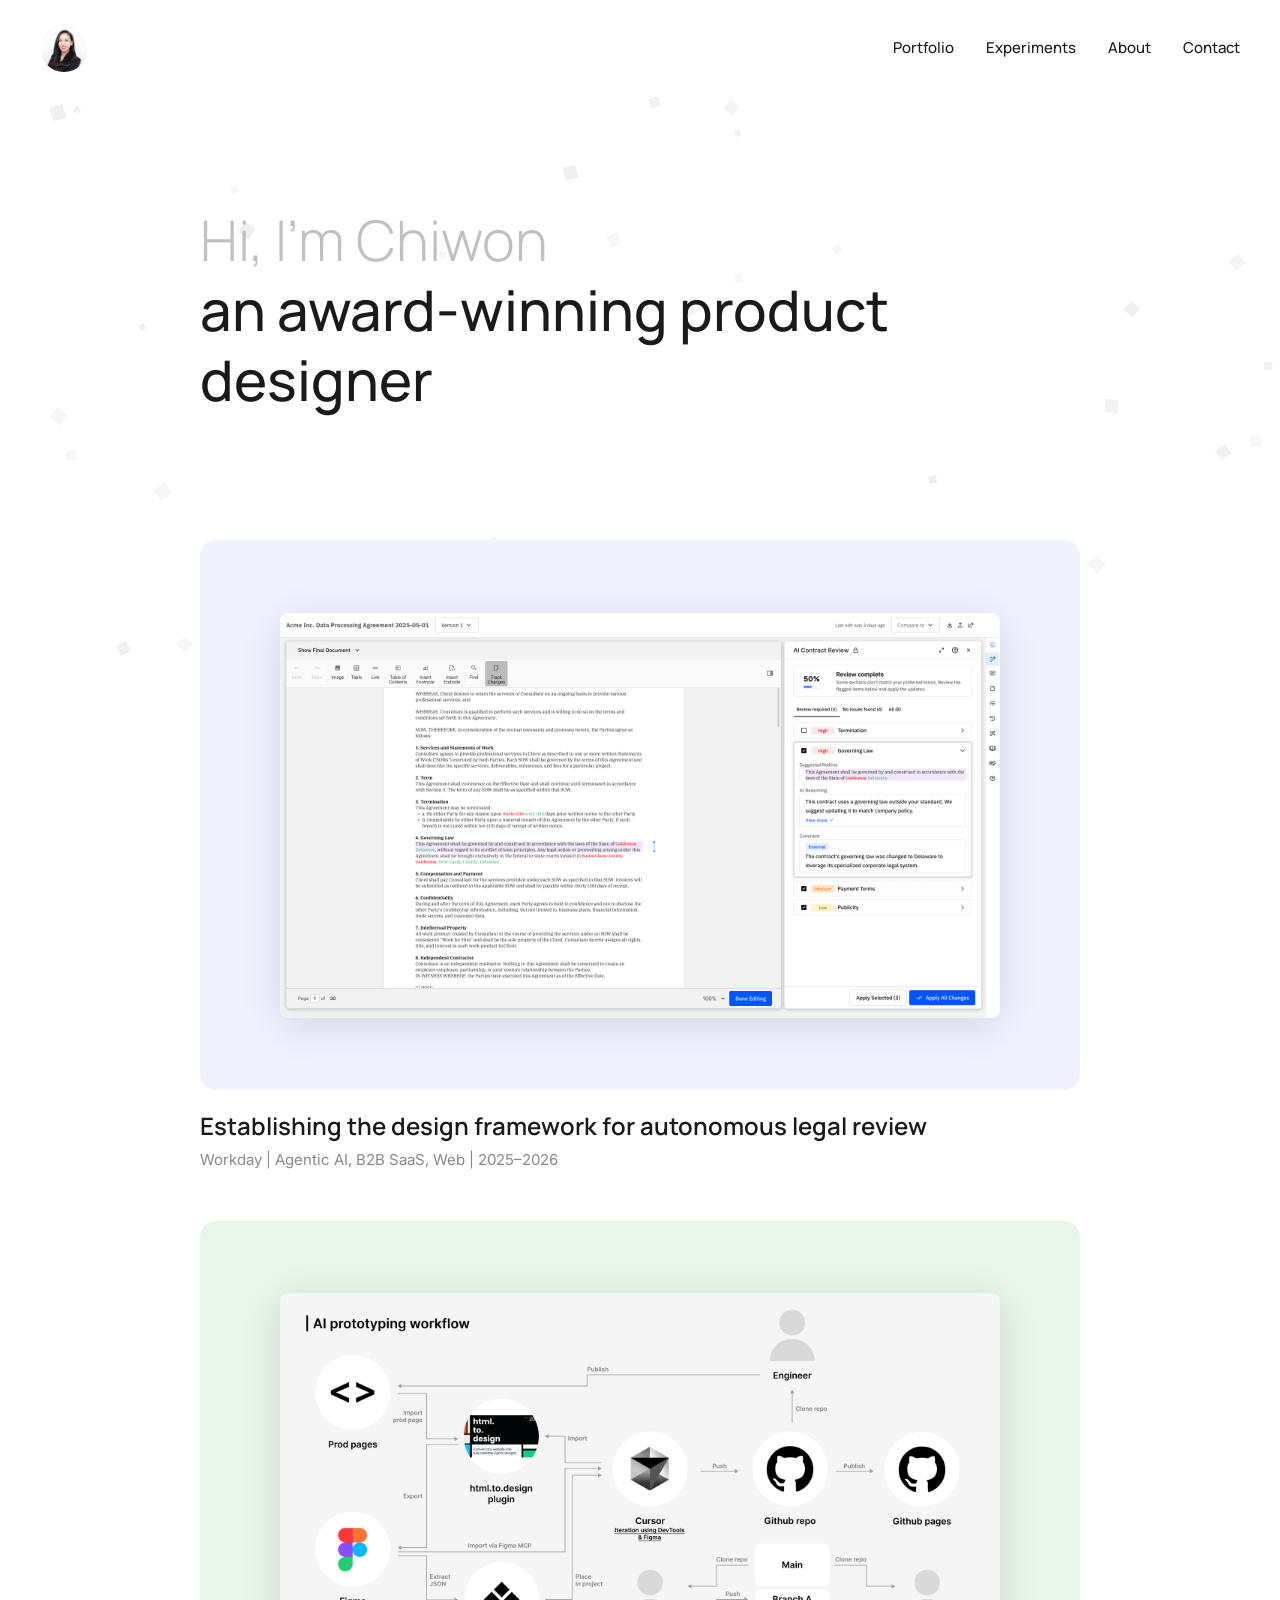
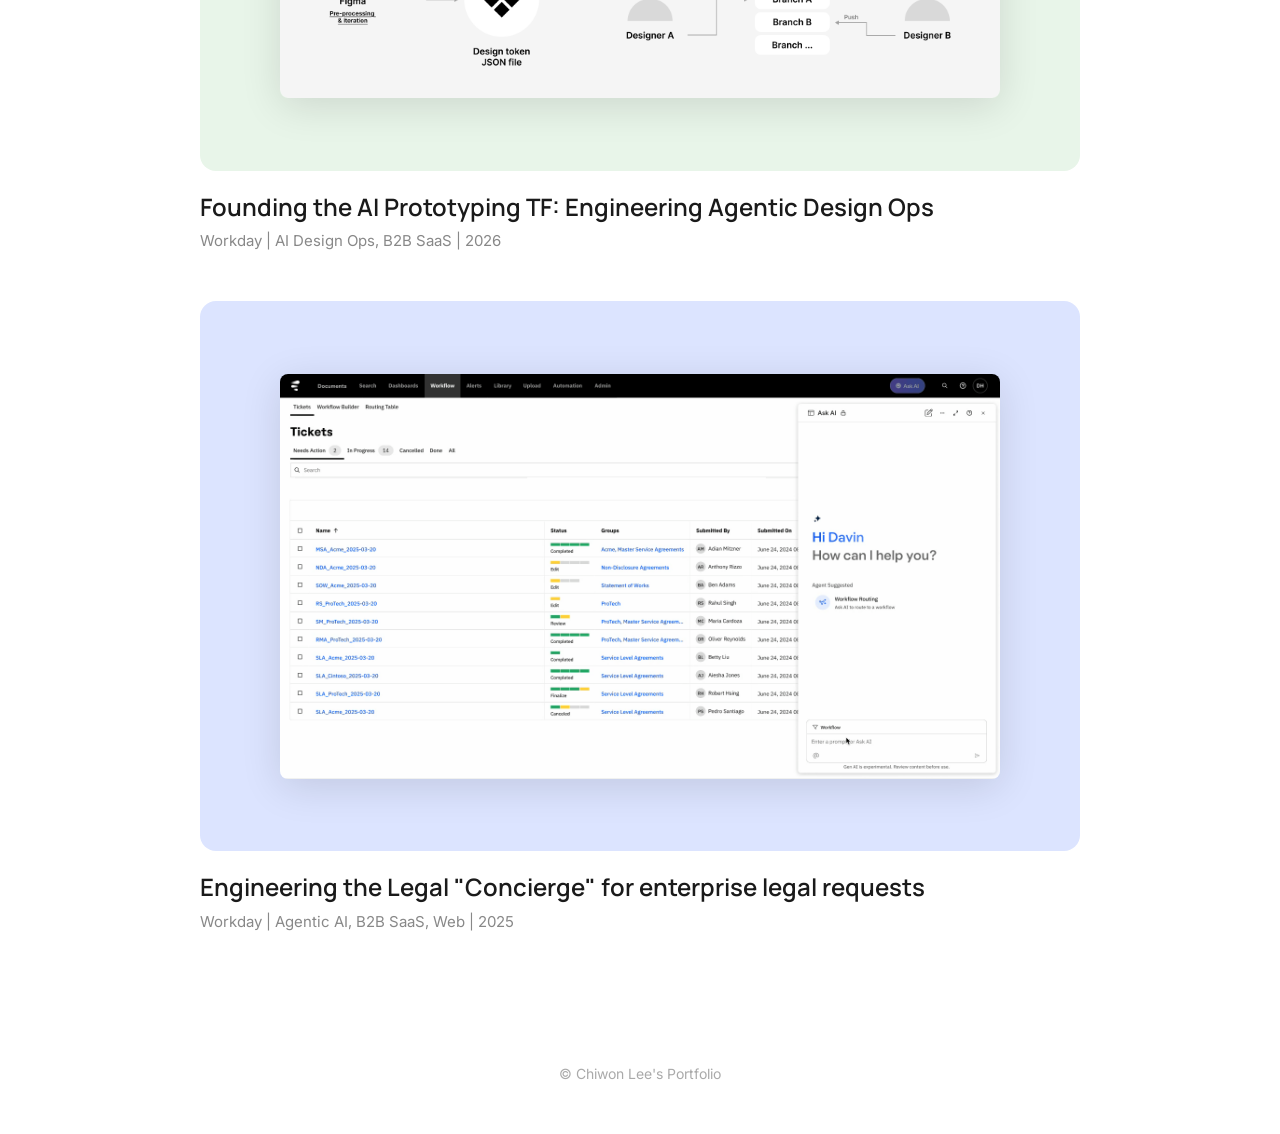
<file: index.html>
<!DOCTYPE html>
<html lang="en">
<head>
  <meta charset="UTF-8">
  <meta name="viewport" content="width=device-width, initial-scale=1.0">
  <title>Chiwon Lee's Portfolio</title>
  <link rel="stylesheet" href="css/style.css">
</head>
<body>

  <!-- Navigation -->
  <nav class="nav">
    <a href="index.html" class="nav-logo">
      <img src="images/profile.jpg" alt="Chiwon Lee">
    </a>
    <div class="nav-links">
      <a href="index.html">Portfolio</a>
      <a href="experiments.html">Experiments</a>
      <a href="about.html">About</a>
      <a href="contact.html">Contact</a>
    </div>
    <button class="nav-toggle" aria-label="Menu" onclick="document.querySelector('.nav-menu').classList.toggle('open'); this.classList.toggle('active')">
      <span></span><span></span><span></span>
    </button>
  </nav>

  <div class="nav-menu">
    <a href="index.html" onclick="document.querySelector('.nav-menu').classList.remove('open')">Portfolio</a>
    <a href="experiments.html" onclick="document.querySelector('.nav-menu').classList.remove('open')">Experiments</a>
    <a href="about.html" onclick="document.querySelector('.nav-menu').classList.remove('open')">About</a>
    <a href="contact.html" onclick="document.querySelector('.nav-menu').classList.remove('open')">Contact</a>
  </div>

  <!-- Floating Squares -->
  <div class="floating-squares" id="squares"></div>

  <!-- Page Content -->
  <div class="page-content">

    <!-- Hero -->
    <section class="home-hero">
      <h1>Hi, I'm Chiwon<br><strong>an award-winning product designer</strong></h1>
    </section>

    <!-- Projects -->
    <section class="projects">

      <!-- CNA -->
      <a href="portfolio/cna.html" class="project-card">
        <div class="project-card-image" style="background: #f0f3ff;">
          <img src="images/review_results.png" alt="Contract Negotiation Agent — AI-powered contract review">
        </div>
        <h2>Establishing the design framework for autonomous legal review</h2>
        <p class="project-meta">Workday | Agentic AI, B2B SaaS, Web | 2025–2026</p>
      </a>

      <!-- AI Prototyping TF -->
      <a href="portfolio/ai-prototyping.html" class="project-card">
        <div class="project-card-image" style="background: #e8f5e9;">
          <img src="images/ai_proto_1.png" alt="AI Prototyping Task Force — Engineering Agentic Design Ops">
        </div>
        <h2>Founding the AI Prototyping TF: Engineering Agentic Design Ops</h2>
        <p class="project-meta">Workday | AI Design Ops, B2B SaaS | 2026</p>
      </a>

      <!-- WRA -->
      <a href="portfolio/wra.html" class="project-card">
        <div class="project-card-image" style="background: #dce4ff;">
          <img src="images/wra_new_1.gif" alt="Workflow Routing Agent — Engineering the Legal Concierge">
        </div>
        <h2>Engineering the Legal "Concierge" for enterprise legal requests</h2>
        <p class="project-meta">Workday | Agentic AI, B2B SaaS, Web | 2025</p>
      </a>

    </section>

    <!-- Footer -->
    <footer class="footer">
      &copy; Chiwon Lee's Portfolio
    </footer>

  </div>

  <script src="js/particles.js"></script>

</body>
</html>
</file>
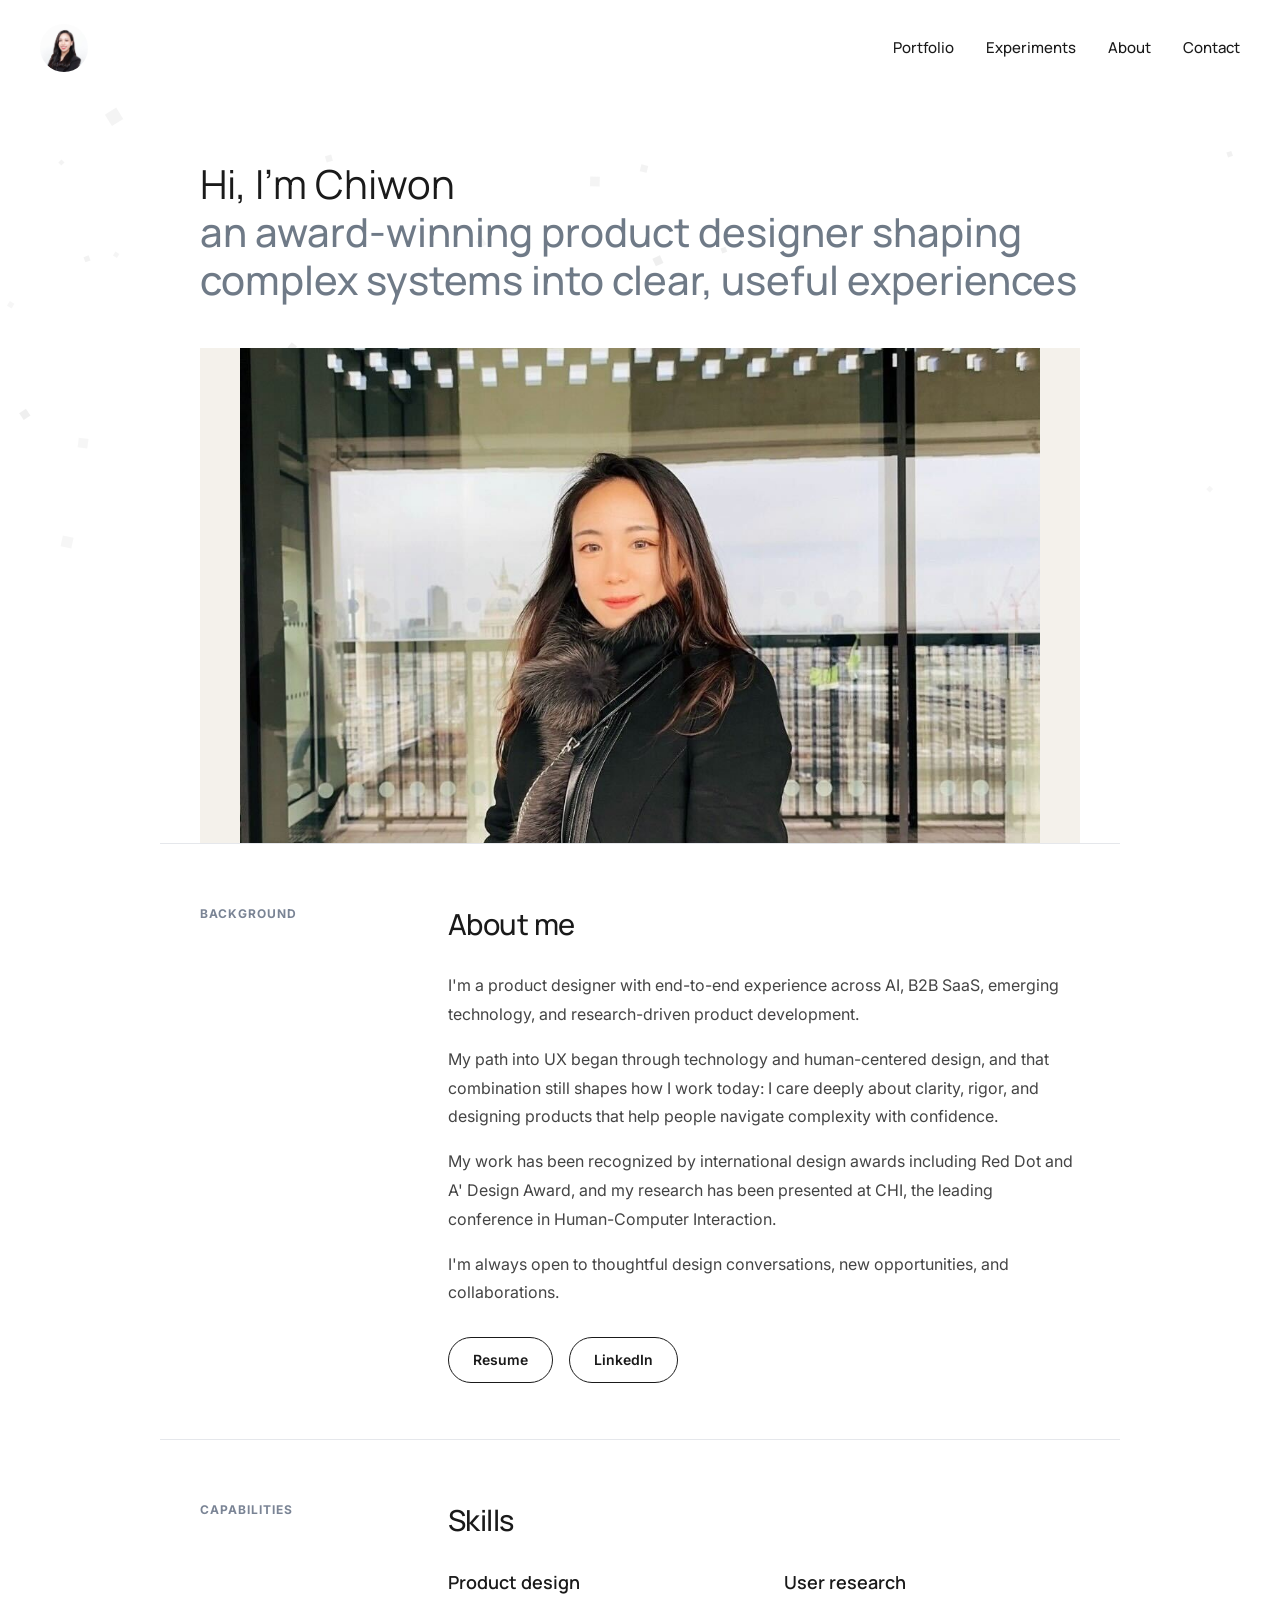
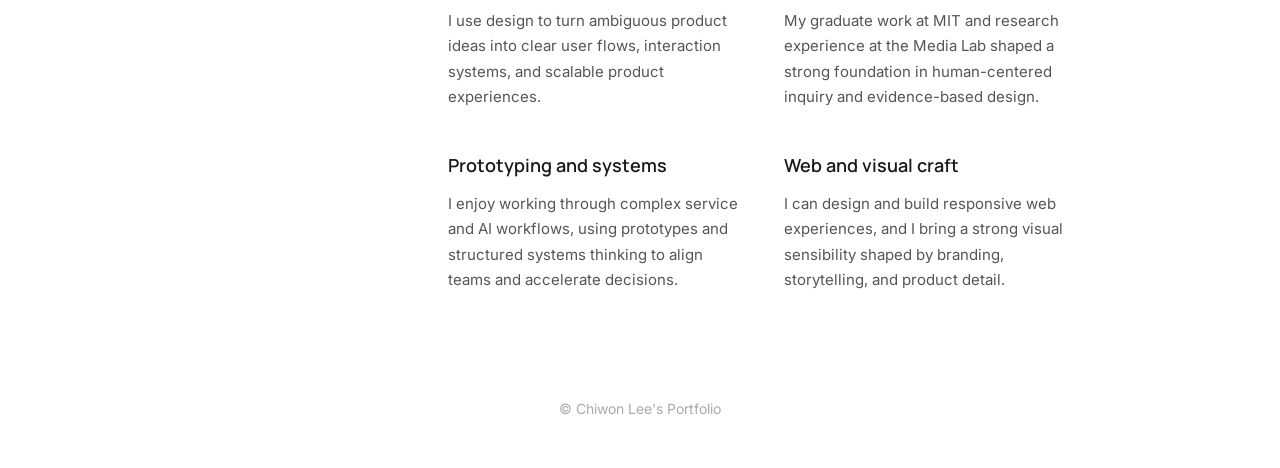
<file: about.html>
<!DOCTYPE html>
<html lang="en">
<head>
  <meta charset="UTF-8">
  <meta name="viewport" content="width=device-width, initial-scale=1.0">
  <title>About — Chiwon Lee</title>
  <link rel="stylesheet" href="css/style.css">
</head>
<body>

  <!-- Navigation -->
  <nav class="nav">
    <a href="index.html" class="nav-logo">
      <img src="images/profile.jpg" alt="Chiwon Lee">
    </a>
    <div class="nav-links">
      <a href="index.html">Portfolio</a>
      <a href="experiments.html">Experiments</a>
      <a href="about.html">About</a>
      <a href="contact.html">Contact</a>
    </div>
    <button class="nav-toggle" aria-label="Menu" onclick="document.querySelector('.nav-menu').classList.toggle('open'); this.classList.toggle('active')">
      <span></span><span></span><span></span>
    </button>
  </nav>

  <div class="nav-menu">
    <a href="index.html" onclick="document.querySelector('.nav-menu').classList.remove('open')">Portfolio</a>
    <a href="experiments.html" onclick="document.querySelector('.nav-menu').classList.remove('open')">Experiments</a>
    <a href="about.html" onclick="document.querySelector('.nav-menu').classList.remove('open')">About</a>
    <a href="contact.html" onclick="document.querySelector('.nav-menu').classList.remove('open')">Contact</a>
  </div>

  <!-- Floating Squares -->
  <div class="floating-squares" id="squares"></div>

  <!-- Page Content -->
  <div class="page-content">

    <!-- Hero -->
    <section class="about-hero">
      <h1>Hi, I'm Chiwon<br><strong>an award-winning product designer shaping complex systems into clear, useful experiences</strong></h1>
    </section>

    <!-- Photo -->
    <div class="about-photo">
      <img src="images/chiwon-about.jpg" alt="Chiwon Lee">
    </div>

    <!-- About Me -->
    <section class="about-section">
      <div class="about-grid">
        <div class="about-label">Background</div>
        <div class="about-copy">
          <h2>About me</h2>
          <p>I'm a product designer with end-to-end experience across AI, B2B SaaS, emerging technology, and research-driven product development.</p>
          <p>My path into UX began through technology and human-centered design, and that combination still shapes how I work today: I care deeply about clarity, rigor, and designing products that help people navigate complexity with confidence.</p>
          <p>My work has been recognized by international design awards including Red Dot and A' Design Award, and my research has been presented at CHI, the leading conference in Human-Computer Interaction.</p>
          <p>I'm always open to thoughtful design conversations, new opportunities, and collaborations.</p>
          <div class="about-links">
            <a href="https://drive.google.com/file/d/1W_RoePXsQ4lzOvL7vN10jx4TA3mRvMma/view?usp=sharing" target="_blank">Resume</a>
            <a href="https://www.linkedin.com/in/chiwon/" target="_blank">LinkedIn</a>
          </div>
        </div>
      </div>
    </section>

    <!-- Skills -->
    <section class="about-section">
      <div class="about-grid">
        <div class="about-label">Capabilities</div>
        <div class="about-copy">
          <h2>Skills</h2>
          <div class="skills-grid">
            <div class="skill-item">
              <h4>Product design</h4>
              <p>I use design to turn ambiguous product ideas into clear user flows, interaction systems, and scalable product experiences.</p>
            </div>
            <div class="skill-item">
              <h4>User research</h4>
              <p>My graduate work at MIT and research experience at the Media Lab shaped a strong foundation in human-centered inquiry and evidence-based design.</p>
            </div>
            <div class="skill-item">
              <h4>Prototyping and systems</h4>
              <p>I enjoy working through complex service and AI workflows, using prototypes and structured systems thinking to align teams and accelerate decisions.</p>
            </div>
            <div class="skill-item">
              <h4>Web and visual craft</h4>
              <p>I can design and build responsive web experiences, and I bring a strong visual sensibility shaped by branding, storytelling, and product detail.</p>
            </div>
          </div>
        </div>
      </div>
    </section>

    <!-- Footer -->
    <footer class="footer">
      &copy; Chiwon Lee's Portfolio
    </footer>

  </div>

  <script src="js/particles.js"></script>
</body>
</html>
</file>
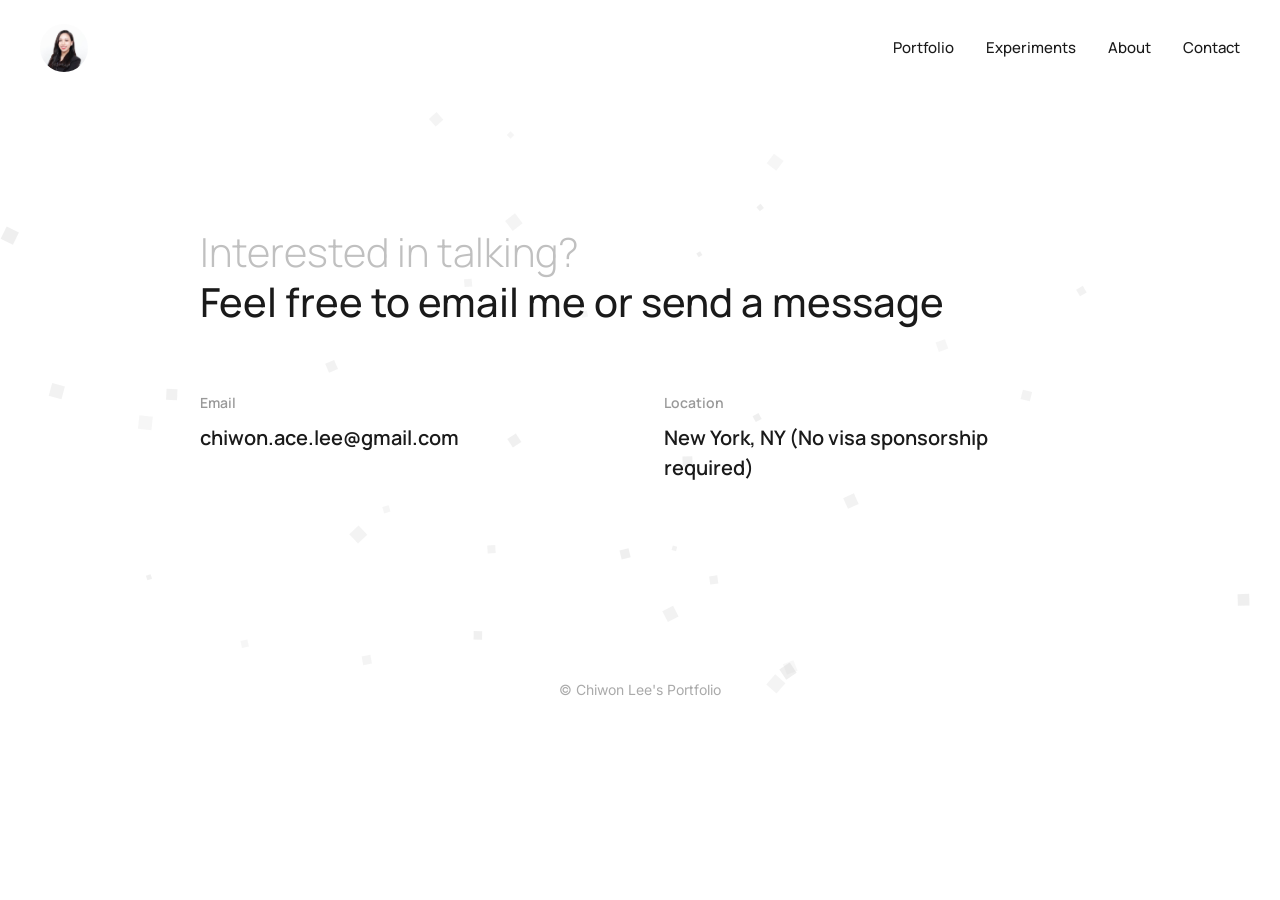
<file: contact.html>
<!DOCTYPE html>
<html lang="en">
<head>
  <meta charset="UTF-8">
  <meta name="viewport" content="width=device-width, initial-scale=1.0">
  <title>Contact — Chiwon Lee</title>
  <link rel="stylesheet" href="css/style.css">
</head>
<body>

  <!-- Navigation -->
  <nav class="nav">
    <a href="index.html" class="nav-logo">
      <img src="images/profile.jpg" alt="Chiwon Lee">
    </a>
    <div class="nav-links">
      <a href="index.html">Portfolio</a>
      <a href="experiments.html">Experiments</a>
      <a href="about.html">About</a>
      <a href="contact.html">Contact</a>
    </div>
    <button class="nav-toggle" aria-label="Menu" onclick="document.querySelector('.nav-menu').classList.toggle('open'); this.classList.toggle('active')">
      <span></span><span></span><span></span>
    </button>
  </nav>

  <div class="nav-menu">
    <a href="index.html" onclick="document.querySelector('.nav-menu').classList.remove('open')">Portfolio</a>
    <a href="experiments.html" onclick="document.querySelector('.nav-menu').classList.remove('open')">Experiments</a>
    <a href="about.html" onclick="document.querySelector('.nav-menu').classList.remove('open')">About</a>
    <a href="contact.html" onclick="document.querySelector('.nav-menu').classList.remove('open')">Contact</a>
  </div>

  <!-- Floating Squares -->
  <div class="floating-squares" id="squares"></div>

  <!-- Page Content -->
  <div class="page-content">

    <section class="contact-page">
      <h1 class="contact-heading">Interested in talking?<br><strong>Feel free to email me or send a message</strong></h1>

      <div class="contact-grid">
        <div class="contact-item">
          <p class="contact-label">Email</p>
          <h4 class="contact-value"><a href="mailto:chiwon.ace.lee@gmail.com">chiwon.ace.lee@gmail.com</a></h4>
        </div>
        <div class="contact-item">
          <p class="contact-label">Location</p>
          <h4 class="contact-value">New York, NY (No visa sponsorship required)</h4>
        </div>
      </div>
    </section>

    <!-- Footer -->
    <footer class="footer">
      &copy; Chiwon Lee's Portfolio
    </footer>

  </div>

  <script src="js/particles.js"></script>
</body>
</html>
</file>
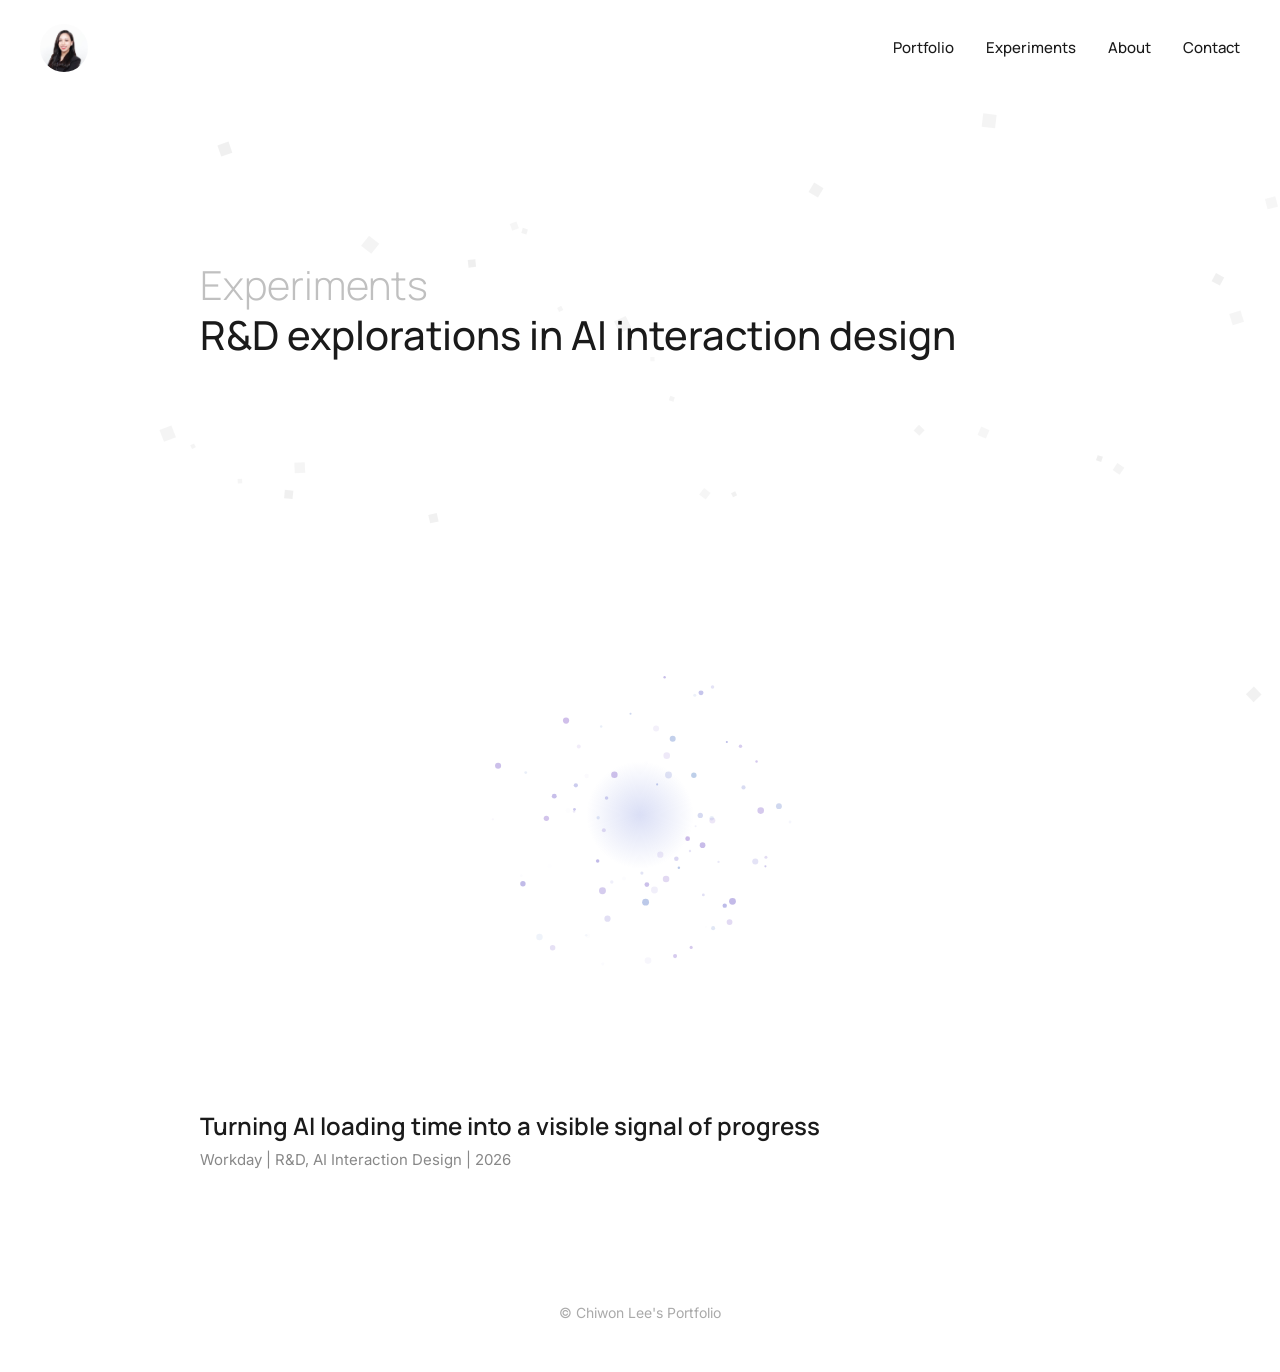
<file: experiments.html>
<!DOCTYPE html>
<html lang="en">
<head>
  <meta charset="UTF-8">
  <meta name="viewport" content="width=device-width, initial-scale=1.0">
  <title>Experiments — Chiwon Lee</title>
  <link rel="stylesheet" href="css/style.css">
</head>
<body>

  <!-- Navigation -->
  <nav class="nav">
    <a href="index.html" class="nav-logo">
      <img src="images/profile.jpg" alt="Chiwon Lee">
    </a>
    <div class="nav-links">
      <a href="index.html">Portfolio</a>
      <a href="experiments.html">Experiments</a>
      <a href="about.html">About</a>
      <a href="contact.html">Contact</a>
    </div>
    <button class="nav-toggle" aria-label="Menu" onclick="document.querySelector('.nav-menu').classList.toggle('open'); this.classList.toggle('active')">
      <span></span><span></span><span></span>
    </button>
  </nav>

  <div class="nav-menu">
    <a href="index.html" onclick="document.querySelector('.nav-menu').classList.remove('open')">Portfolio</a>
    <a href="experiments.html" onclick="document.querySelector('.nav-menu').classList.remove('open')">Experiments</a>
    <a href="about.html" onclick="document.querySelector('.nav-menu').classList.remove('open')">About</a>
    <a href="contact.html" onclick="document.querySelector('.nav-menu').classList.remove('open')">Contact</a>
  </div>

  <!-- Floating Squares -->
  <div class="floating-squares" id="squares"></div>

  <!-- Page Content -->
  <div class="page-content">

    <!-- Hero -->
    <section class="sub-hero">
      <h1>Experiments<br><strong>R&D explorations in AI interaction design</strong></h1>
    </section>

    <!-- Experiment Cards (white background to mask particles) -->
    <section class="projects" style="background: #ffffff; position: relative; z-index: 2;">

      <!-- AI Loading Interactions -->
      <a href="experiments/ai-loading.html" class="project-card">
        <div class="project-card-image experiment-card-preview">
          <canvas id="preview-canvas" width="800" height="500"></canvas>
        </div>
        <h2>Turning AI loading time into a visible signal of progress</h2>
        <p class="project-meta">Workday | R&D, AI Interaction Design | 2026</p>
      </a>

    </section>

    <!-- Footer -->
    <footer class="footer" style="background: #ffffff; position: relative; z-index: 2;">
      &copy; Chiwon Lee's Portfolio
    </footer>

  </div>

  <script src="js/particles.js"></script>
  <script>
    // Preview canvas — simplified Neural Pulse
    (function() {
      var c = document.getElementById('preview-canvas');
      var wrap = c.parentElement;
      var dpr = window.devicePixelRatio || 1;
      function resize() {
        var w = wrap.clientWidth;
        var h = wrap.clientHeight;
        c.style.width = w + 'px';
        c.style.height = h + 'px';
        c.width = w * dpr;
        c.height = h * dpr;
      }
      resize();
      var ctx = c.getContext('2d');

      var particles = [];
      for (var i = 0; i < 80; i++) {
        var angle = Math.random() * Math.PI * 2;
        particles.push({
          baseR: 40 + Math.random() * 100, angle: angle,
          speed: 0.3 + Math.random() * 0.7, size: 1 + Math.random() * 2.5,
          phase: Math.random() * Math.PI * 2, hue: 215 + Math.random() * 50
        });
      }

      function draw(t) {
        var w = c.width / dpr, h = c.height / dpr;
        ctx.setTransform(dpr, 0, 0, dpr, 0, 0);
        ctx.clearRect(0, 0, w, h);
        var cx = w / 2, cy = h / 2;
        var pulse = Math.sin(t * 0.002) * 0.3 + 1;

        for (var i = 0; i < particles.length; i++) {
          var p = particles[i];
          var r = p.baseR * pulse + Math.sin(t * 0.003 + p.phase) * 15;
          var a = p.angle + t * 0.0004 * p.speed;
          var x = cx + Math.cos(a) * r;
          var y = cy + Math.sin(a) * r;
          var alpha = 0.2 + Math.sin(t * 0.004 + p.phase) * 0.2;
          ctx.beginPath();
          ctx.arc(x, y, p.size, 0, Math.PI * 2);
          ctx.fillStyle = 'hsla(' + p.hue + ', 50%, 55%, ' + alpha + ')';
          ctx.fill();
        }

        var glow = ctx.createRadialGradient(cx, cy, 0, cx, cy, 50 * pulse);
        glow.addColorStop(0, 'hsla(230, 60%, 55%, 0.2)');
        glow.addColorStop(1, 'hsla(230, 60%, 55%, 0)');
        ctx.beginPath();
        ctx.arc(cx, cy, 50 * pulse, 0, Math.PI * 2);
        ctx.fillStyle = glow;
        ctx.fill();

        requestAnimationFrame(draw);
      }
      requestAnimationFrame(draw);
    })();
  </script>

</body>
</html>
</file>
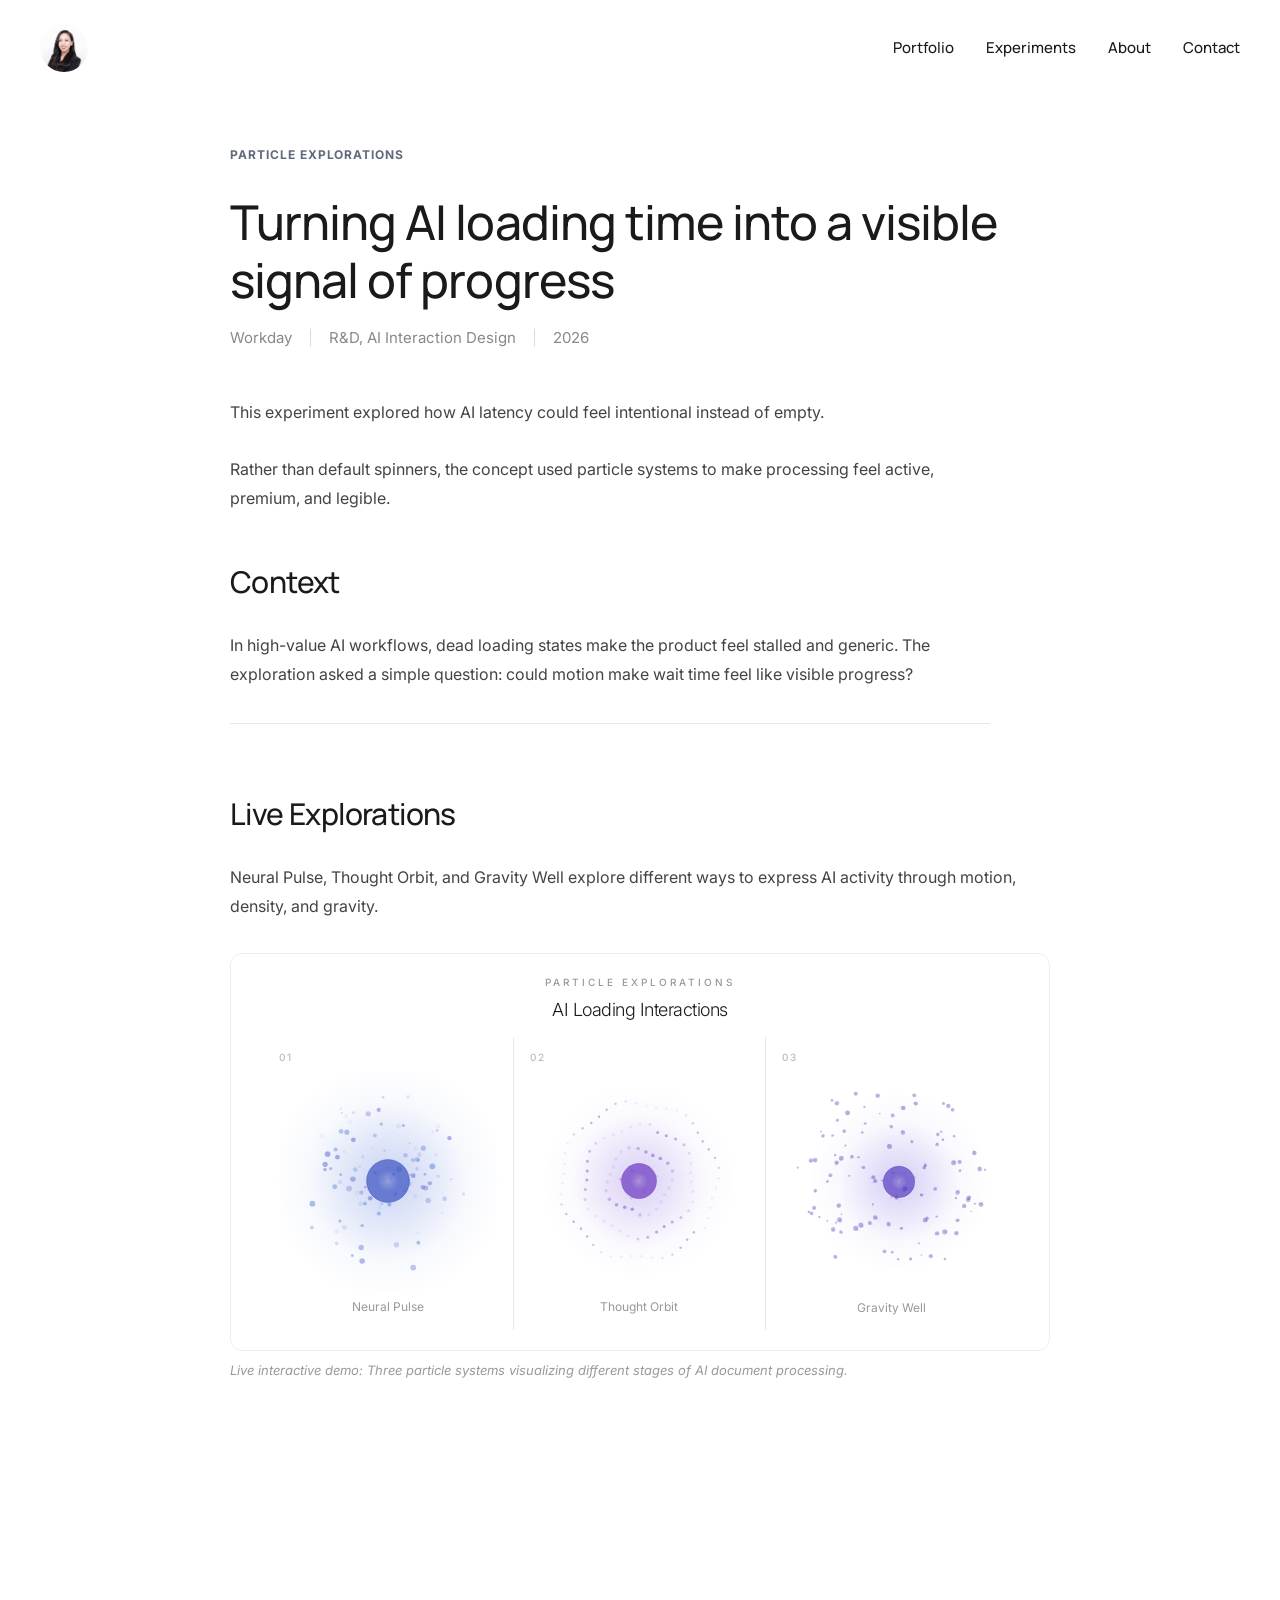
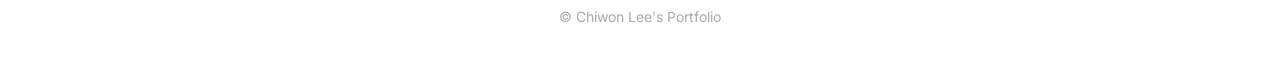
<file: experiments/ai-loading.html>
<!DOCTYPE html>
<html lang="en">
<head>
  <meta charset="UTF-8">
  <meta name="viewport" content="width=device-width, initial-scale=1.0">
  <title>AI Loading Interactions — Chiwon Lee</title>
  <link rel="stylesheet" href="../css/style.css">
  <style>
    .particle-demo {
      width: 100%;
      border-radius: 12px;
      overflow: hidden;
      background: #ffffff;
      margin: 32px 0 8px;
      border: 1px solid #eee;
    }

    .particle-demo .demo-header {
      text-align: center;
      padding: 20px 24px 4px;
    }

    .particle-demo .demo-header h3 {
      font-size: 10px;
      font-weight: 500;
      letter-spacing: 3px;
      text-transform: uppercase;
      color: #999;
      margin-bottom: 4px;
    }

    .particle-demo .demo-header h4 {
      font-size: 18px;
      font-weight: 300;
      color: #1a1a1a;
      letter-spacing: -0.5px;
    }

    .particle-grid {
      display: grid;
      grid-template-columns: repeat(3, 1fr);
      gap: 0;
      padding: 8px 32px 20px;
      max-width: 100%;
    }

    .particle-card {
      padding: 12px 16px;
      display: flex;
      flex-direction: column;
      align-items: center;
      gap: 6px;
      position: relative;
      border-right: 1px solid #e8e8e8;
      overflow: hidden;
    }

    .particle-card:last-child {
      border-right: none;
    }

    .particle-card .card-label {
      font-size: 10px;
      font-weight: 500;
      letter-spacing: 2px;
      text-transform: uppercase;
      color: #bbb;
      align-self: flex-start;
    }

    .particle-card .card-title {
      font-size: 12px;
      font-weight: 400;
      color: #999;
    }

    .canvas-wrap {
      width: 100%;
      aspect-ratio: 1 / 1;
      display: flex;
      align-items: center;
      justify-content: center;
    }

    .canvas-wrap canvas {
      max-width: 100%;
      max-height: 100%;
      display: block;
    }

    @media (max-width: 768px) {
      .particle-grid {
        grid-template-columns: 1fr;
        padding: 8px 16px 20px;
      }
      .particle-card {
        border-right: none;
        border-bottom: 1px solid #e8e8e8;
        padding: 16px;
      }
      .particle-card:last-child {
        border-bottom: none;
      }
    }
  </style>
</head>
<body>

  <!-- Navigation -->
  <nav class="nav">
    <a href="../index.html" class="nav-logo">
      <img src="../images/profile.jpg" alt="Chiwon Lee">
    </a>
    <div class="nav-links">
      <a href="../index.html">Portfolio</a>
      <a href="../experiments.html">Experiments</a>
      <a href="../about.html">About</a>
      <a href="../contact.html">Contact</a>
    </div>
    <button class="nav-toggle" aria-label="Menu" onclick="document.querySelector('.nav-menu').classList.toggle('open'); this.classList.toggle('active')">
      <span></span><span></span><span></span>
    </button>
  </nav>

  <div class="nav-menu">
    <a href="../index.html" onclick="document.querySelector('.nav-menu').classList.remove('open')">Portfolio</a>
    <a href="../experiments.html" onclick="document.querySelector('.nav-menu').classList.remove('open')">Experiments</a>
    <a href="../about.html" onclick="document.querySelector('.nav-menu').classList.remove('open')">About</a>
    <a href="../contact.html" onclick="document.querySelector('.nav-menu').classList.remove('open')">Contact</a>
  </div>

  <!-- Page Content -->
  <div class="page-content">
    <article class="case-study">

      <section class="cna-hero">
        <p class="cna-kicker">Particle Explorations</p>
        <h1 class="cs-title">Turning AI loading time into a visible signal of progress</h1>
        <div class="cs-meta">
          <span>Workday</span>
          <span class="sep">|</span>
          <span>R&amp;D, AI Interaction Design</span>
          <span class="sep">|</span>
          <span>2026</span>
        </div>

        <div class="cna-overview-lines">
          <p class="cs-text">This experiment explored how AI latency could feel intentional instead of empty.</p>
          <p class="cs-text">Rather than default spinners, the concept used particle systems to make processing feel active, premium, and legible.</p>
        </div>
      </section>

      <section class="cs-section cna-section">
        <h2 class="cna-section-heading">Context</h2>
        <div class="cna-callout">
          <p class="cs-text">In high-value AI workflows, dead loading states make the product feel stalled and generic. The exploration asked a simple question: could motion make wait time feel like visible progress?</p>
        </div>
      </section>

      <section class="cs-section cna-section">
        <h2 class="cna-section-heading">Live Explorations</h2>
        <p class="cs-text">Neural Pulse, Thought Orbit, and Gravity Well explore different ways to express AI activity through motion, density, and gravity.</p>

        <div class="particle-demo">
          <div class="demo-header">
            <h3>Particle Explorations</h3>
            <h4>AI Loading Interactions</h4>
          </div>

          <div class="particle-grid">
            <div class="particle-card">
              <span class="card-label">01</span>
              <div class="canvas-wrap"><canvas id="c1" width="260" height="240"></canvas></div>
              <span class="card-title">Neural Pulse</span>
            </div>
            <div class="particle-card">
              <span class="card-label">02</span>
              <div class="canvas-wrap"><canvas id="c2" width="260" height="240"></canvas></div>
              <span class="card-title">Thought Orbit</span>
            </div>
            <div class="particle-card">
              <span class="card-label">03</span>
              <div class="canvas-wrap"><canvas id="c3" width="260" height="240"></canvas></div>
              <span class="card-title">Gravity Well</span>
            </div>
          </div>
        </div>
        <p class="cs-caption">Live interactive demo: Three particle systems visualizing different stages of AI document processing.</p>
      </section>

    </article>

    <!-- Footer -->
    <footer class="footer">
      &copy; Chiwon Lee's Portfolio
    </footer>

  </div>

  <script>
  // ─── Utility ──────────────────────────────────
  function getCtx(id) {
    var c = document.getElementById(id);
    var wrap = c.parentElement;
    var maxW = wrap.clientWidth;
    var maxH = wrap.clientHeight;
    var size = Math.min(maxW, maxH, 260);
    c.style.width = size + 'px';
    c.style.height = size + 'px';
    var dpr = window.devicePixelRatio || 1;
    c.width = size * dpr;
    c.height = size * dpr;
    var ctx = c.getContext('2d');
    ctx.scale(dpr, dpr);
    return { ctx: ctx, w: size, h: size };
  }

  // ─── Nucleus Drawing Helper ────────────────────
  function drawNucleus(ctx, x, y, t, baseHue, opts) {
    opts = opts || {};
    var coreRadius = opts.coreRadius || 5;
    var glowRadius = opts.glowRadius || 22;
    var glowAlpha = opts.glowAlpha || 0.18;
    var pulseSpeed = opts.pulseSpeed || 0.003;
    var pulseAmt = opts.pulseAmt || 0.2;
    var innerParticles = opts.innerParticles || 12;
    var innerRadius = opts.innerRadius || 10;

    var pulse = 1 + Math.sin(t * pulseSpeed) * pulseAmt;
    var circleR = coreRadius * pulse;

    var g2 = ctx.createRadialGradient(x, y, 0, x, y, glowRadius * pulse * 1.5);
    g2.addColorStop(0, 'hsla(' + baseHue + ', 60%, 50%, ' + (glowAlpha * 0.6) + ')');
    g2.addColorStop(1, 'hsla(' + baseHue + ', 60%, 50%, 0)');
    ctx.beginPath();
    ctx.arc(x, y, glowRadius * pulse * 1.5, 0, Math.PI * 2);
    ctx.fillStyle = g2;
    ctx.fill();

    var g1 = ctx.createRadialGradient(x, y, 0, x, y, glowRadius * pulse);
    g1.addColorStop(0, 'hsla(' + baseHue + ', 70%, 55%, ' + glowAlpha + ')');
    g1.addColorStop(1, 'hsla(' + baseHue + ', 70%, 55%, 0)');
    ctx.beginPath();
    ctx.arc(x, y, glowRadius * pulse, 0, Math.PI * 2);
    ctx.fillStyle = g1;
    ctx.fill();

    for (var i = 0; i < innerParticles; i++) {
      var a = (i / innerParticles) * Math.PI * 2 + t * 0.004 * (i % 2 === 0 ? 1 : -1);
      var r = innerRadius * (0.4 + Math.sin(t * 0.005 + i * 1.3) * 0.3) * pulse;
      var px = x + Math.cos(a) * r;
      var py = y + Math.sin(a) * r;
      var s = 1 + Math.sin(t * 0.006 + i) * 0.5;
      var alpha = 0.4 + Math.sin(t * 0.004 + i * 0.8) * 0.25;
      ctx.beginPath();
      ctx.arc(px, py, s, 0, Math.PI * 2);
      ctx.fillStyle = 'hsla(' + (baseHue + 20) + ', 60%, 65%, ' + alpha + ')';
      ctx.fill();
    }

    var circles = [
      { hueShift: -15, lum: 50 },
      { hueShift: 0, lum: 55 },
      { hueShift: 15, lum: 48 }
    ];

    ctx.globalCompositeOperation = 'source-over';
    var circleAlpha = 0.35;
    for (var ci = 0; ci < circles.length; ci++) {
      var c = circles[ci];
      ctx.beginPath();
      ctx.arc(x, y, circleR, 0, Math.PI * 2);
      ctx.fillStyle = 'hsla(' + (baseHue + c.hueShift) + ', 55%, ' + c.lum + '%, ' + circleAlpha + ')';
      ctx.fill();

      ctx.beginPath();
      ctx.arc(x, y, circleR, 0, Math.PI * 2);
      ctx.strokeStyle = 'hsla(' + (baseHue + c.hueShift) + ', 45%, ' + c.lum + '%, ' + (circleAlpha * 0.6) + ')';
      ctx.lineWidth = 0.8;
      ctx.stroke();
    }

    var hlGrad = ctx.createRadialGradient(x, y, 0, x, y, circleR * 0.5);
    hlGrad.addColorStop(0, 'hsla(' + baseHue + ', 40%, 85%, 0.45)');
    hlGrad.addColorStop(1, 'hsla(' + baseHue + ', 40%, 85%, 0)');
    ctx.beginPath();
    ctx.arc(x, y, circleR * 0.5, 0, Math.PI * 2);
    ctx.fillStyle = hlGrad;
    ctx.fill();
  }

  // ─── 01 Neural Pulse ──────────────────────────
  (function() {
    var d = getCtx('c1');
    var ctx = d.ctx, w = d.w, h = d.h;
    var cx = w / 2, cy = h / 2;
    var particles = [];
    for (var i = 0; i < 90; i++) {
      var angle = Math.random() * Math.PI * 2;
      particles.push({
        baseR: 22 + Math.random() * 55, angle: angle,
        speed: 0.3 + Math.random() * 0.7, size: 1 + Math.random() * 2,
        phase: Math.random() * Math.PI * 2, hue: 215 + Math.random() * 30
      });
    }
    function draw(t) {
      ctx.clearRect(0, 0, w, h);
      var pulse = Math.sin(t * 0.002) * 0.35 + 1;
      for (var i = 0; i < particles.length; i++) {
        var p = particles[i];
        var r = p.baseR * pulse + Math.sin(t * 0.003 + p.phase) * 12;
        var a = p.angle + t * 0.0004 * p.speed;
        var x = cx + Math.cos(a) * r;
        var y = cy + Math.sin(a) * r;
        if (r < 45 * pulse) {
          ctx.beginPath(); ctx.moveTo(cx, cy); ctx.lineTo(x, y);
          ctx.strokeStyle = 'hsla(' + p.hue + ', 40%, 55%, 0.04)';
          ctx.lineWidth = 0.5; ctx.stroke();
        }
      }
      for (var i = 0; i < particles.length; i++) {
        var p = particles[i];
        var r = p.baseR * pulse + Math.sin(t * 0.003 + p.phase) * 12;
        var a = p.angle + t * 0.0004 * p.speed;
        var x = cx + Math.cos(a) * r;
        var y = cy + Math.sin(a) * r;
        var alpha = 0.25 + Math.sin(t * 0.004 + p.phase) * 0.2;
        ctx.beginPath(); ctx.arc(x, y, p.size, 0, Math.PI * 2);
        ctx.fillStyle = 'hsla(' + p.hue + ', 55%, 55%, ' + alpha + ')';
        ctx.fill();
      }
      drawNucleus(ctx, cx, cy, t, 225, {
        coreRadius: 21, glowRadius: 78, coreAlpha: 0.85, glowAlpha: 0.18,
        innerParticles: 20, innerRadius: 33, pulseSpeed: 0.002, pulseAmt: 0.15
      });
      requestAnimationFrame(draw);
    }
    requestAnimationFrame(draw);
  })();

  // ─── 02 Thought Orbit ─────────────────────────
  (function() {
    var d = getCtx('c2');
    var ctx = d.ctx, w = d.w, h = d.h;
    var cx = w / 2, cy = h / 2;
    var rings = [
      { count: 24, radius: 32, speed: 1.2, dotSize: 1.8, hue: 250 },
      { count: 36, radius: 55, speed: -0.8, dotSize: 1.5, hue: 265 },
      { count: 48, radius: 78, speed: 0.5, dotSize: 1.2, hue: 280 }
    ];
    function draw(t) {
      ctx.clearRect(0, 0, w, h);
      for (var ri = 0; ri < rings.length; ri++) {
        var ring = rings[ri];
        ctx.beginPath(); ctx.arc(cx, cy, ring.radius, 0, Math.PI * 2);
        ctx.strokeStyle = 'hsla(' + ring.hue + ', 20%, 70%, 0.06)';
        ctx.lineWidth = 0.5; ctx.stroke();
      }
      for (var ri = 0; ri < rings.length; ri++) {
        var ring = rings[ri];
        for (var i = 0; i < ring.count; i++) {
          var a = (i / ring.count) * Math.PI * 2 + t * 0.001 * ring.speed;
          var wobble = Math.sin(t * 0.003 + i) * 3;
          var x = cx + Math.cos(a) * (ring.radius + wobble);
          var y = cy + Math.sin(a) * (ring.radius + wobble);
          var alpha = 0.2 + Math.sin(t * 0.005 + i * 0.5) * 0.3;
          if (i % 6 === 0) {
            ctx.beginPath(); ctx.moveTo(cx, cy); ctx.lineTo(x, y);
            ctx.strokeStyle = 'hsla(' + ring.hue + ', 30%, 60%, 0.03)';
            ctx.lineWidth = 0.5; ctx.stroke();
          }
          ctx.beginPath(); ctx.arc(x, y, ring.dotSize, 0, Math.PI * 2);
          ctx.fillStyle = 'hsla(' + ring.hue + ', 50%, 55%, ' + Math.max(0.1, alpha) + ')';
          ctx.fill();
        }
      }
      ctx.lineWidth = 0.3;
      for (var i = 0; i < 6; i++) {
        var a = t * 0.001 + (i / 6) * Math.PI * 2;
        ctx.beginPath();
        ctx.moveTo(cx + Math.cos(a) * 32, cy + Math.sin(a) * 32);
        ctx.lineTo(cx + Math.cos(-a * 0.7) * 78, cy + Math.sin(-a * 0.7) * 78);
        ctx.strokeStyle = 'rgba(140, 130, 200, 0.03)'; ctx.stroke();
      }
      drawNucleus(ctx, cx, cy, t, 258, {
        coreRadius: 19.5, glowRadius: 72, coreAlpha: 0.85, glowAlpha: 0.16,
        innerParticles: 18, innerRadius: 30, pulseSpeed: 0.0025, pulseAmt: 0.18
      });
      requestAnimationFrame(draw);
    }
    requestAnimationFrame(draw);
  })();

  // ─── 03 Gravity Well ──────────────────────────
  (function() {
    var d = getCtx('c3');
    var ctx = d.ctx, w = d.w, h = d.h;
    var cx = w / 2, cy = h / 2;
    var particles = [];
    for (var i = 0; i < 100; i++) {
      var a = Math.random() * Math.PI * 2;
      var r = 30 + Math.random() * 65;
      particles.push({
        x: cx + Math.cos(a) * r, y: cy + Math.sin(a) * r,
        vx: Math.cos(a + Math.PI / 2) * (0.8 + Math.random() * 0.8),
        vy: Math.sin(a + Math.PI / 2) * (0.8 + Math.random() * 0.8),
        size: 0.8 + Math.random() * 1.8, trail: []
      });
    }
    function draw(t) {
      ctx.clearRect(0, 0, w, h);
      var pullX = cx + Math.sin(t * 0.0008) * 8;
      var pullY = cy + Math.cos(t * 0.001) * 6;
      for (var i = 0; i < particles.length; i++) {
        var p = particles[i];
        var dx = pullX - p.x, dy = pullY - p.y;
        var dist = Math.max(Math.hypot(dx, dy), 5);
        var force = 60 / (dist * dist);
        p.vx += (dx / dist) * force; p.vy += (dy / dist) * force;
        p.vx *= 0.985; p.vy *= 0.985;
        p.x += p.vx; p.y += p.vy;
        p.trail.push({ x: p.x, y: p.y });
        if (p.trail.length > 6) p.trail.shift();
        if (dist < 10) {
          var a = Math.random() * Math.PI * 2;
          var r = 40 + Math.random() * 55;
          p.x = cx + Math.cos(a) * r; p.y = cy + Math.sin(a) * r;
          p.vx = Math.cos(a + Math.PI / 2) * 1.2;
          p.vy = Math.sin(a + Math.PI / 2) * 1.2;
          p.trail = [];
        }
        for (var j = 0; j < p.trail.length - 1; j++) {
          var talpha = (j / p.trail.length) * 0.12;
          ctx.beginPath(); ctx.arc(p.trail[j].x, p.trail[j].y, p.size * 0.6, 0, Math.PI * 2);
          ctx.fillStyle = 'hsla(250, 40%, 55%, ' + talpha + ')'; ctx.fill();
        }
        var speed = Math.hypot(p.vx, p.vy);
        var hue = 240 + speed * 12;
        var alpha = 0.3 + Math.min(speed * 0.12, 0.4);
        ctx.beginPath(); ctx.arc(p.x, p.y, p.size, 0, Math.PI * 2);
        ctx.fillStyle = 'hsla(' + hue + ', 45%, 50%, ' + alpha + ')'; ctx.fill();
      }
      drawNucleus(ctx, pullX, pullY, t, 248, {
        coreRadius: 19.5, glowRadius: 75, coreAlpha: 0.8, glowAlpha: 0.16,
        innerParticles: 18, innerRadius: 30, pulseSpeed: 0.003, pulseAmt: 0.2
      });
      requestAnimationFrame(draw);
    }
    requestAnimationFrame(draw);
  })();
  </script>

</body>
</html>
</file>
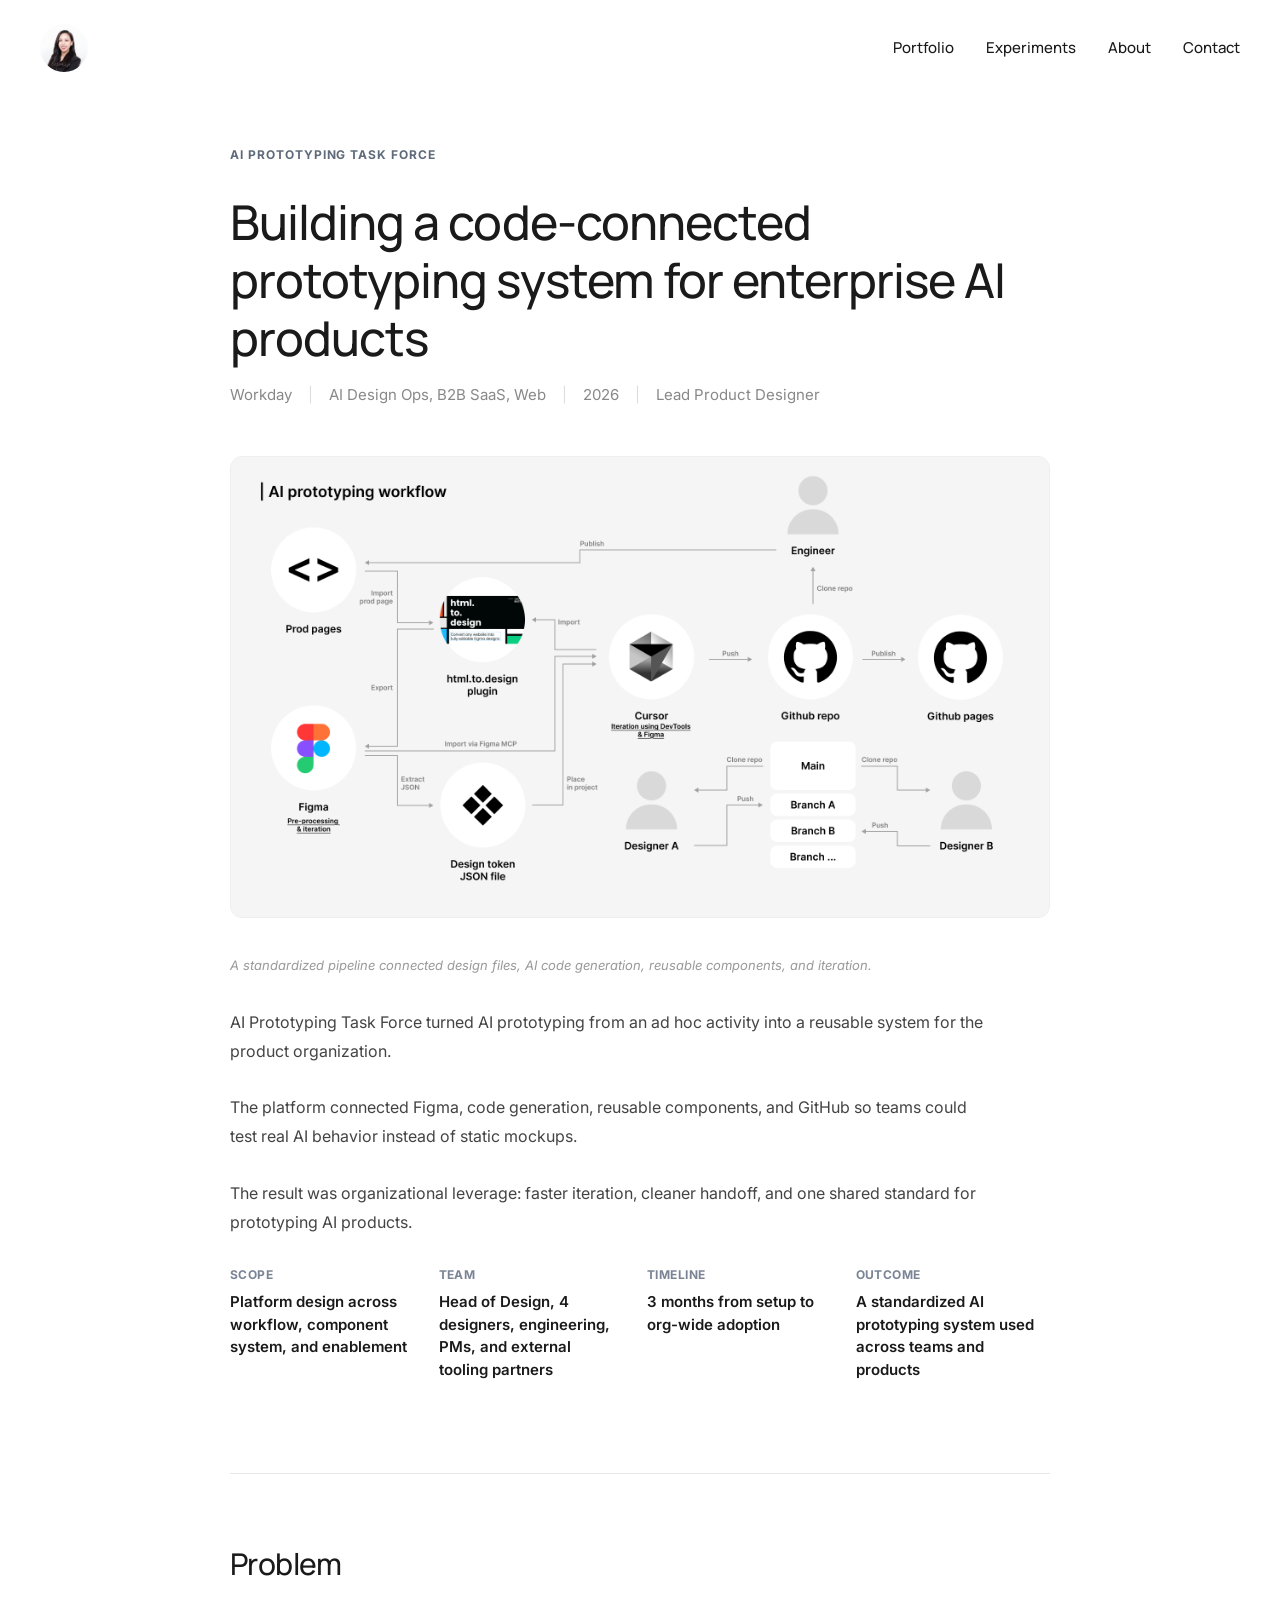
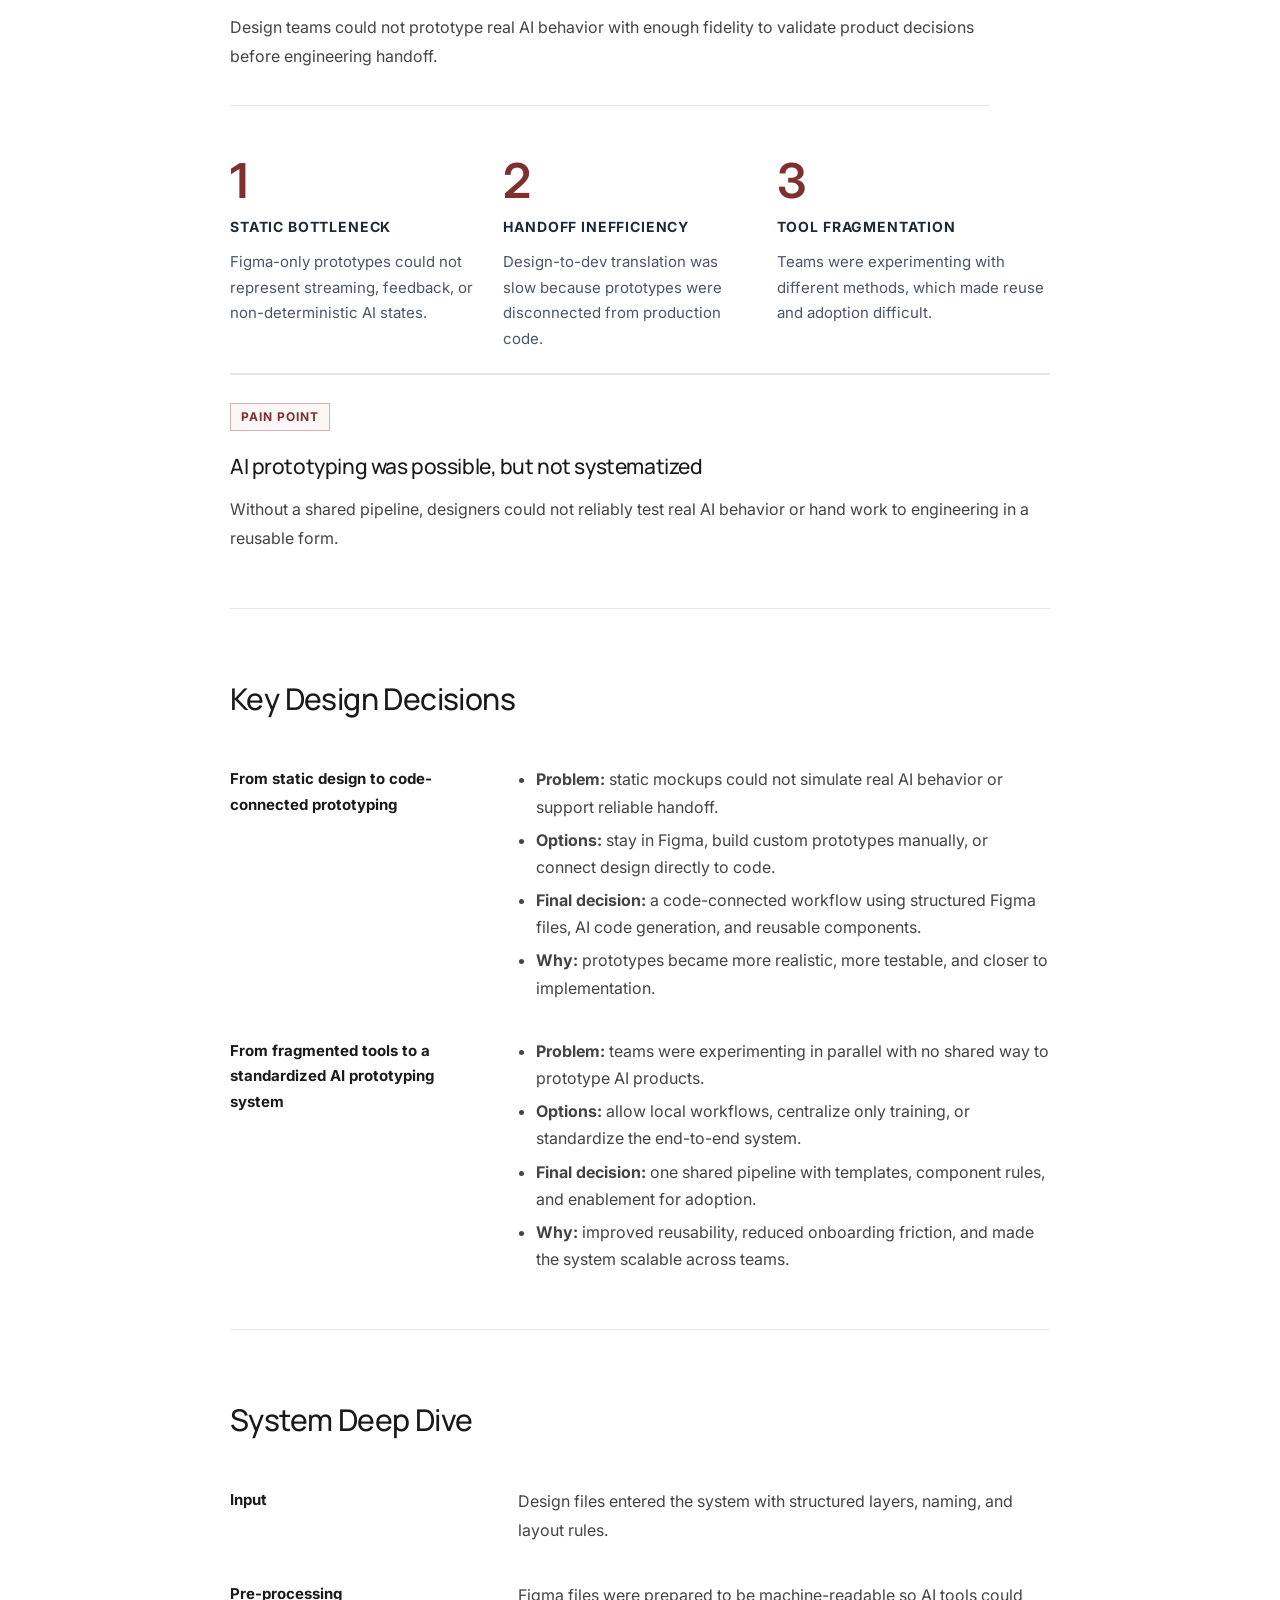
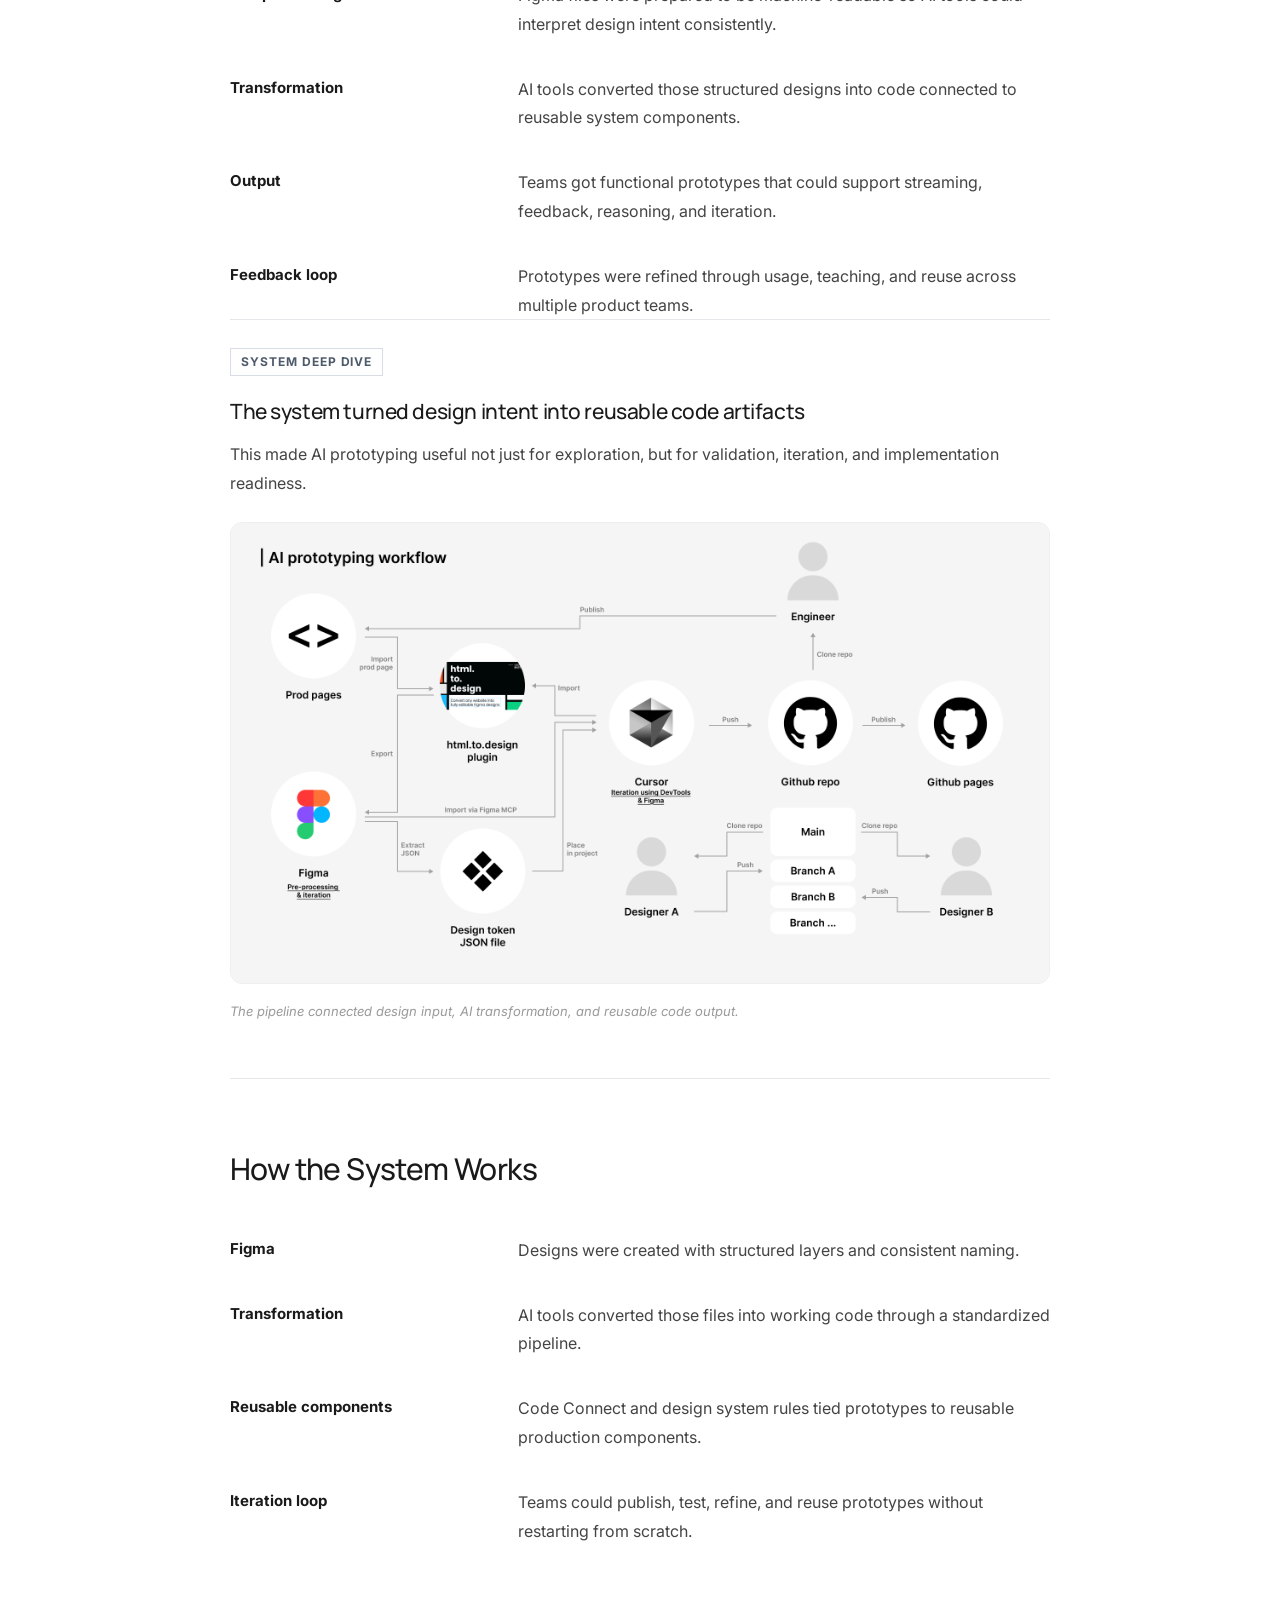
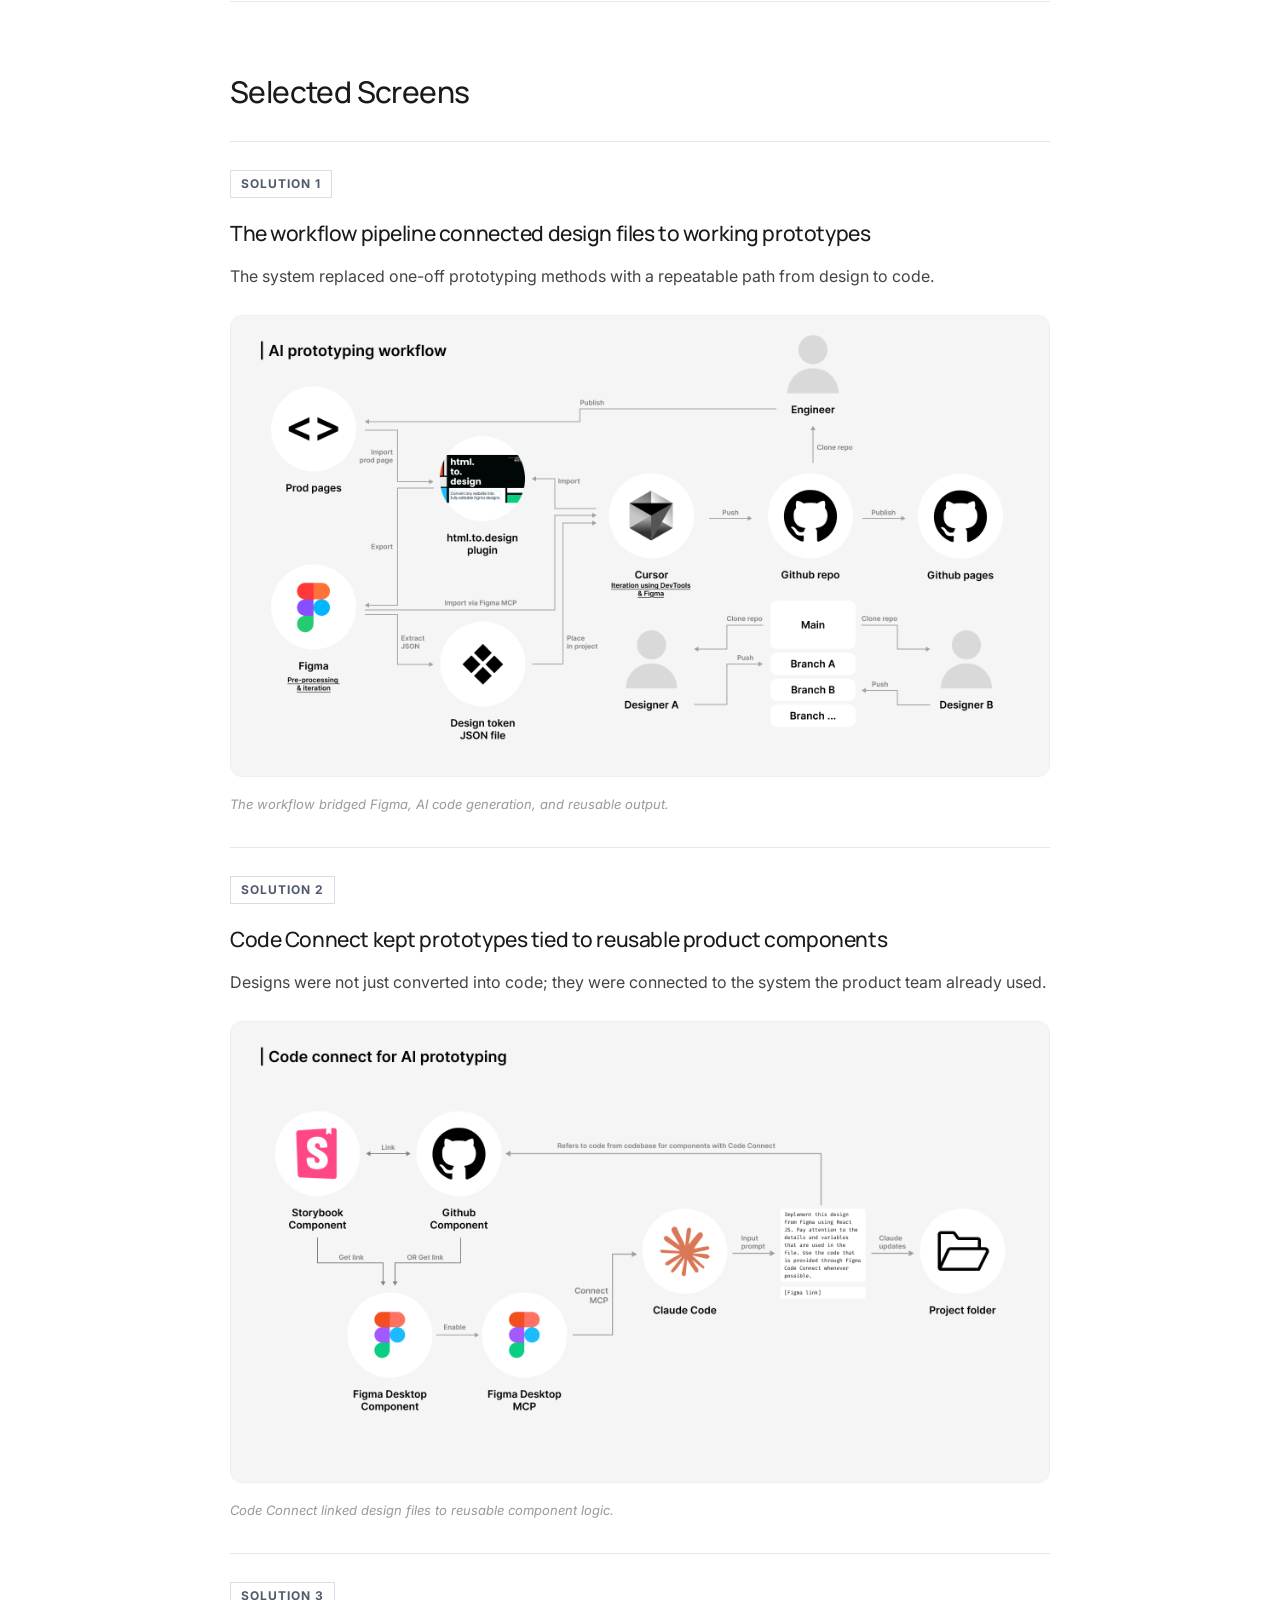
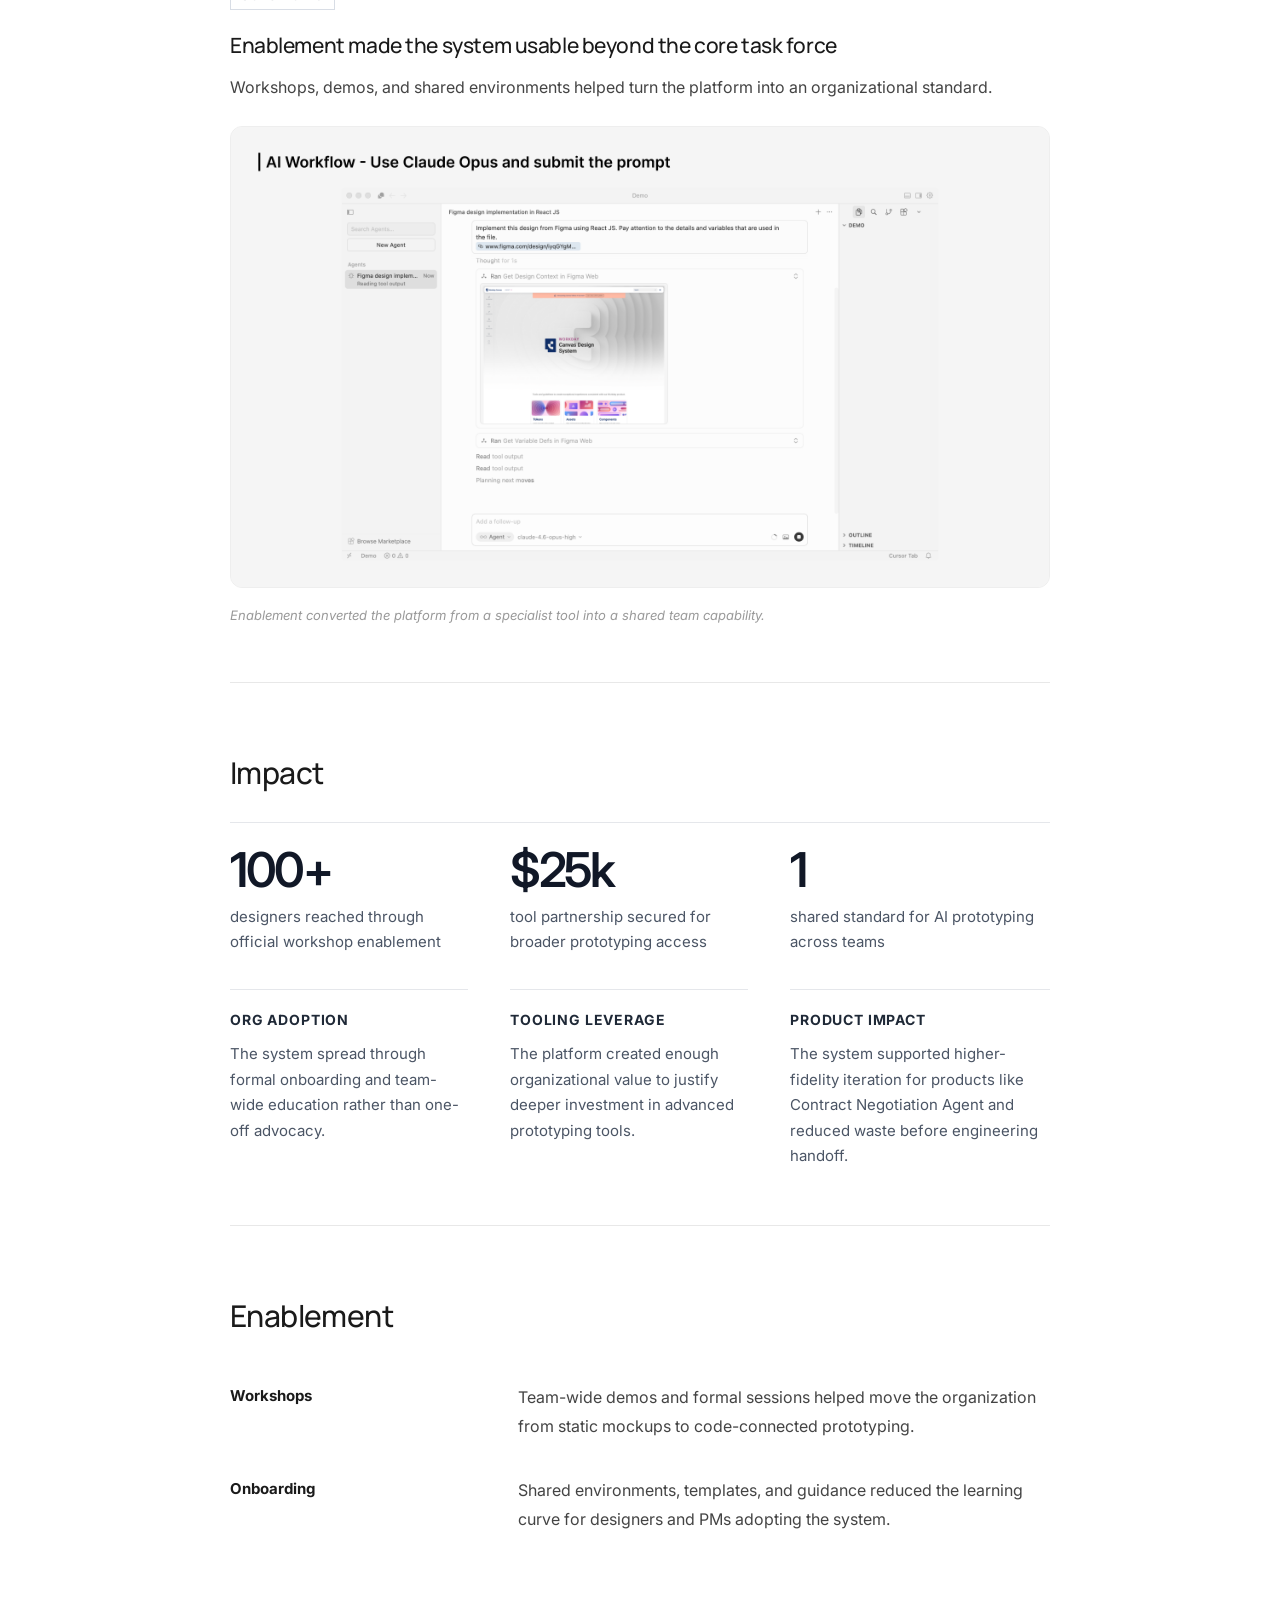
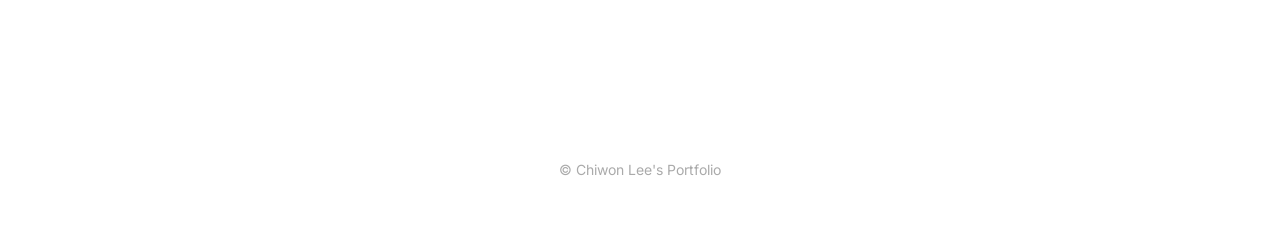
<file: portfolio/ai-prototyping.html>
<!DOCTYPE html>
<html lang="en">
<head>
  <meta charset="UTF-8">
  <meta name="viewport" content="width=device-width, initial-scale=1.0">
  <title>AI Prototyping TF — Chiwon Lee</title>
  <link rel="stylesheet" href="../css/style.css">
</head>
<body>

  <!-- Navigation -->
  <nav class="nav">
    <a href="../index.html" class="nav-logo">
      <img src="../images/profile.jpg" alt="Chiwon Lee">
    </a>
    <div class="nav-links">
      <a href="../index.html">Portfolio</a>
      <a href="../experiments.html">Experiments</a>
      <a href="../about.html">About</a>
      <a href="../contact.html">Contact</a>
    </div>
    <button class="nav-toggle" aria-label="Menu" onclick="document.querySelector('.nav-menu').classList.toggle('open'); this.classList.toggle('active')">
      <span></span><span></span><span></span>
    </button>
  </nav>

  <div class="nav-menu">
    <a href="../index.html" onclick="document.querySelector('.nav-menu').classList.remove('open')">Portfolio</a>
    <a href="../experiments.html" onclick="document.querySelector('.nav-menu').classList.remove('open')">Experiments</a>
    <a href="../about.html" onclick="document.querySelector('.nav-menu').classList.remove('open')">About</a>
    <a href="../contact.html" onclick="document.querySelector('.nav-menu').classList.remove('open')">Contact</a>
  </div>

  <!-- Page Content -->
  <div class="page-content">
    <article class="case-study">

      <section class="cna-hero">
        <p class="cna-kicker">AI Prototyping Task Force</p>
        <h1 class="cs-title">Building a code-connected prototyping system for enterprise AI products</h1>
        <div class="cs-meta">
          <span>Workday</span>
          <span class="sep">|</span>
          <span>AI Design Ops, B2B SaaS, Web</span>
          <span class="sep">|</span>
          <span>2026</span>
          <span class="sep">|</span>
          <span>Lead Product Designer</span>
        </div>

        <div class="cs-hero-image">
          <img src="../images/ai_proto_1.png" alt="AI prototyping workflow pipeline bridging Figma, AI code generation, and production-ready output">
        </div>
        <p class="cs-caption">A standardized pipeline connected design files, AI code generation, reusable components, and iteration.</p>

        <div class="cna-overview-lines">
          <p class="cs-text">AI Prototyping Task Force turned AI prototyping from an ad hoc activity into a reusable system for the product organization.</p>
          <p class="cs-text">The platform connected Figma, code generation, reusable components, and GitHub so teams could test real AI behavior instead of static mockups.</p>
          <p class="cs-text">The result was organizational leverage: faster iteration, cleaner handoff, and one shared standard for prototyping AI products.</p>
        </div>

        <div class="cna-summary">
          <div class="cna-summary-card">
            <p class="label">Scope</p>
            <p class="value">Platform design across workflow, component system, and enablement</p>
          </div>
          <div class="cna-summary-card">
            <p class="label">Team</p>
            <p class="value">Head of Design, 4 designers, engineering, PMs, and external tooling partners</p>
          </div>
          <div class="cna-summary-card">
            <p class="label">Timeline</p>
            <p class="value">3 months from setup to org-wide adoption</p>
          </div>
          <div class="cna-summary-card">
            <p class="label">Outcome</p>
            <p class="value">A standardized AI prototyping system used across teams and products</p>
          </div>
        </div>
      </section>

      <hr class="cs-divider">

      <section class="cs-section cna-section">
        <h2 class="cna-section-heading">Problem</h2>
        <div class="cna-callout">
          <p class="cs-text">Design teams could not prototype real AI behavior with enough fidelity to validate product decisions before engineering handoff.</p>
        </div>

        <div class="cna-problem-visual">
          <div class="cna-problem-stat">
            <p class="cna-problem-number">1</p>
            <p class="cna-problem-title">Static bottleneck</p>
            <p class="cna-problem-copy">Figma-only prototypes could not represent streaming, feedback, or non-deterministic AI states.</p>
          </div>
          <div class="cna-problem-stat">
            <p class="cna-problem-number">2</p>
            <p class="cna-problem-title">Handoff inefficiency</p>
            <p class="cna-problem-copy">Design-to-dev translation was slow because prototypes were disconnected from production code.</p>
          </div>
          <div class="cna-problem-stat">
            <p class="cna-problem-number">3</p>
            <p class="cna-problem-title">Tool fragmentation</p>
            <p class="cna-problem-copy">Teams were experimenting with different methods, which made reuse and adoption difficult.</p>
          </div>
        </div>

        <div class="cna-screen-card cna-state-problem">
          <div class="cna-screen-header">
            <p class="cna-screen-type">Pain Point</p>
          </div>
          <h3>AI prototyping was possible, but not systematized</h3>
          <p class="cs-text">Without a shared pipeline, designers could not reliably test real AI behavior or hand work to engineering in a reusable form.</p>
        </div>
      </section>

      <hr class="cs-divider">

      <section class="cs-section cna-section">
        <h2 class="cna-section-heading">Key Design Decisions</h2>
        <div class="cna-work-grid">
          <div class="cna-work-row">
            <div class="cna-work-label"><strong>From static design to code-connected prototyping</strong></div>
            <div class="cna-work-body">
              <ul class="cna-detail-list">
                <li><strong>Problem:</strong> static mockups could not simulate real AI behavior or support reliable handoff.</li>
                <li><strong>Options:</strong> stay in Figma, build custom prototypes manually, or connect design directly to code.</li>
                <li><strong>Final decision:</strong> a code-connected workflow using structured Figma files, AI code generation, and reusable components.</li>
                <li><strong>Why:</strong> prototypes became more realistic, more testable, and closer to implementation.</li>
              </ul>
            </div>
          </div>

          <div class="cna-work-row">
            <div class="cna-work-label"><strong>From fragmented tools to a standardized AI prototyping system</strong></div>
            <div class="cna-work-body">
              <ul class="cna-detail-list">
                <li><strong>Problem:</strong> teams were experimenting in parallel with no shared way to prototype AI products.</li>
                <li><strong>Options:</strong> allow local workflows, centralize only training, or standardize the end-to-end system.</li>
                <li><strong>Final decision:</strong> one shared pipeline with templates, component rules, and enablement for adoption.</li>
                <li><strong>Why:</strong> improved reusability, reduced onboarding friction, and made the system scalable across teams.</li>
              </ul>
            </div>
          </div>
        </div>
      </section>

      <hr class="cs-divider">

      <section class="cs-section cna-section">
        <h2 class="cna-section-heading">System Deep Dive</h2>
        <div class="cna-work-grid">
          <div class="cna-work-row">
            <div class="cna-work-label"><strong>Input</strong></div>
            <div class="cna-work-body">Design files entered the system with structured layers, naming, and layout rules.</div>
          </div>
          <div class="cna-work-row">
            <div class="cna-work-label"><strong>Pre-processing</strong></div>
            <div class="cna-work-body">Figma files were prepared to be machine-readable so AI tools could interpret design intent consistently.</div>
          </div>
          <div class="cna-work-row">
            <div class="cna-work-label"><strong>Transformation</strong></div>
            <div class="cna-work-body">AI tools converted those structured designs into code connected to reusable system components.</div>
          </div>
          <div class="cna-work-row">
            <div class="cna-work-label"><strong>Output</strong></div>
            <div class="cna-work-body">Teams got functional prototypes that could support streaming, feedback, reasoning, and iteration.</div>
          </div>
          <div class="cna-work-row">
            <div class="cna-work-label"><strong>Feedback loop</strong></div>
            <div class="cna-work-body">Prototypes were refined through usage, teaching, and reuse across multiple product teams.</div>
          </div>
        </div>

        <div class="cna-screen-card">
          <div class="cna-screen-header">
            <p class="cna-screen-type">System Deep Dive</p>
          </div>
          <h3>The system turned design intent into reusable code artifacts</h3>
          <p class="cs-text">This made AI prototyping useful not just for exploration, but for validation, iteration, and implementation readiness.</p>
          <div class="cs-image">
            <img src="../images/ai_proto_1.png" alt="AI prototyping workflow pipeline showing design-to-code transformation">
          </div>
          <p class="cs-caption">The pipeline connected design input, AI transformation, and reusable code output.</p>
        </div>
      </section>

      <hr class="cs-divider">

      <section class="cs-section cna-section">
        <h2 class="cna-section-heading">How the System Works</h2>
        <div class="cna-work-grid">
          <div class="cna-work-row">
            <div class="cna-work-label"><strong>Figma</strong></div>
            <div class="cna-work-body">Designs were created with structured layers and consistent naming.</div>
          </div>
          <div class="cna-work-row">
            <div class="cna-work-label"><strong>Transformation</strong></div>
            <div class="cna-work-body">AI tools converted those files into working code through a standardized pipeline.</div>
          </div>
          <div class="cna-work-row">
            <div class="cna-work-label"><strong>Reusable components</strong></div>
            <div class="cna-work-body">Code Connect and design system rules tied prototypes to reusable production components.</div>
          </div>
          <div class="cna-work-row">
            <div class="cna-work-label"><strong>Iteration loop</strong></div>
            <div class="cna-work-body">Teams could publish, test, refine, and reuse prototypes without restarting from scratch.</div>
          </div>
        </div>
      </section>

      <hr class="cs-divider">

      <section class="cs-section cna-section">
        <h2 class="cna-section-heading">Selected Screens</h2>
        <div class="cna-screen-grid">
          <div class="cna-screen-card">
            <div class="cna-screen-header">
              <p class="cna-screen-type">Solution 1</p>
            </div>
            <h3>The workflow pipeline connected design files to working prototypes</h3>
            <p class="cs-text">The system replaced one-off prototyping methods with a repeatable path from design to code.</p>
            <div class="cs-image">
              <img src="../images/ai_proto_1.png" alt="AI prototyping workflow pipeline">
            </div>
            <p class="cs-caption">The workflow bridged Figma, AI code generation, and reusable output.</p>
          </div>

          <div class="cna-screen-card">
            <div class="cna-screen-header">
              <p class="cna-screen-type">Solution 2</p>
            </div>
            <h3>Code Connect kept prototypes tied to reusable product components</h3>
            <p class="cs-text">Designs were not just converted into code; they were connected to the system the product team already used.</p>
            <div class="cs-image">
              <img src="../images/ai_proto_2.png" alt="Code Connect for AI prototyping architecture">
            </div>
            <p class="cs-caption">Code Connect linked design files to reusable component logic.</p>
          </div>

          <div class="cna-screen-card">
            <div class="cna-screen-header">
              <p class="cna-screen-type">Solution 3</p>
            </div>
            <h3>Enablement made the system usable beyond the core task force</h3>
            <p class="cs-text">Workshops, demos, and shared environments helped turn the platform into an organizational standard.</p>
            <div class="cs-image">
              <img src="../images/ai_proto_3.png" alt="AI prototyping enablement and iteration workflow">
            </div>
            <p class="cs-caption">Enablement converted the platform from a specialist tool into a shared team capability.</p>
          </div>
        </div>
      </section>

      <hr class="cs-divider">

      <section class="cs-section cna-section">
        <h2 class="cna-section-heading">Impact</h2>
        <div class="cna-impact-visual">
          <div class="cna-impact-columns">
            <div class="cna-impact-story-item">
              <div class="cna-impact-metric-block">
                <p class="cna-impact-number">100+</p>
                <p class="cna-impact-label">designers reached through official workshop enablement</p>
              </div>
              <div class="cna-impact-copy-block">
                <p class="cna-impact-story-title">Org adoption</p>
                <p class="cna-impact-story-copy">The system spread through formal onboarding and team-wide education rather than one-off advocacy.</p>
              </div>
            </div>

            <div class="cna-impact-story-item">
              <div class="cna-impact-metric-block">
                <p class="cna-impact-number">$25k</p>
                <p class="cna-impact-label">tool partnership secured for broader prototyping access</p>
              </div>
              <div class="cna-impact-copy-block">
                <p class="cna-impact-story-title">Tooling leverage</p>
                <p class="cna-impact-story-copy">The platform created enough organizational value to justify deeper investment in advanced prototyping tools.</p>
              </div>
            </div>

            <div class="cna-impact-story-item">
              <div class="cna-impact-metric-block">
                <p class="cna-impact-number">1</p>
                <p class="cna-impact-label">shared standard for AI prototyping across teams</p>
              </div>
              <div class="cna-impact-copy-block">
                <p class="cna-impact-story-title">Product impact</p>
                <p class="cna-impact-story-copy">The system supported higher-fidelity iteration for products like Contract Negotiation Agent and reduced waste before engineering handoff.</p>
              </div>
            </div>
          </div>
        </div>
      </section>

      <hr class="cs-divider">

      <section class="cs-section cna-section">
        <h2 class="cna-section-heading">Enablement</h2>
        <div class="cna-work-grid">
          <div class="cna-work-row">
            <div class="cna-work-label"><strong>Workshops</strong></div>
            <div class="cna-work-body">Team-wide demos and formal sessions helped move the organization from static mockups to code-connected prototyping.</div>
          </div>
          <div class="cna-work-row">
            <div class="cna-work-label"><strong>Onboarding</strong></div>
            <div class="cna-work-body">Shared environments, templates, and guidance reduced the learning curve for designers and PMs adopting the system.</div>
          </div>
        </div>
      </section>

    </article>

    <!-- Footer -->
    <footer class="footer">
      &copy; Chiwon Lee's Portfolio
    </footer>

  </div>

</body>
</html>
</file>
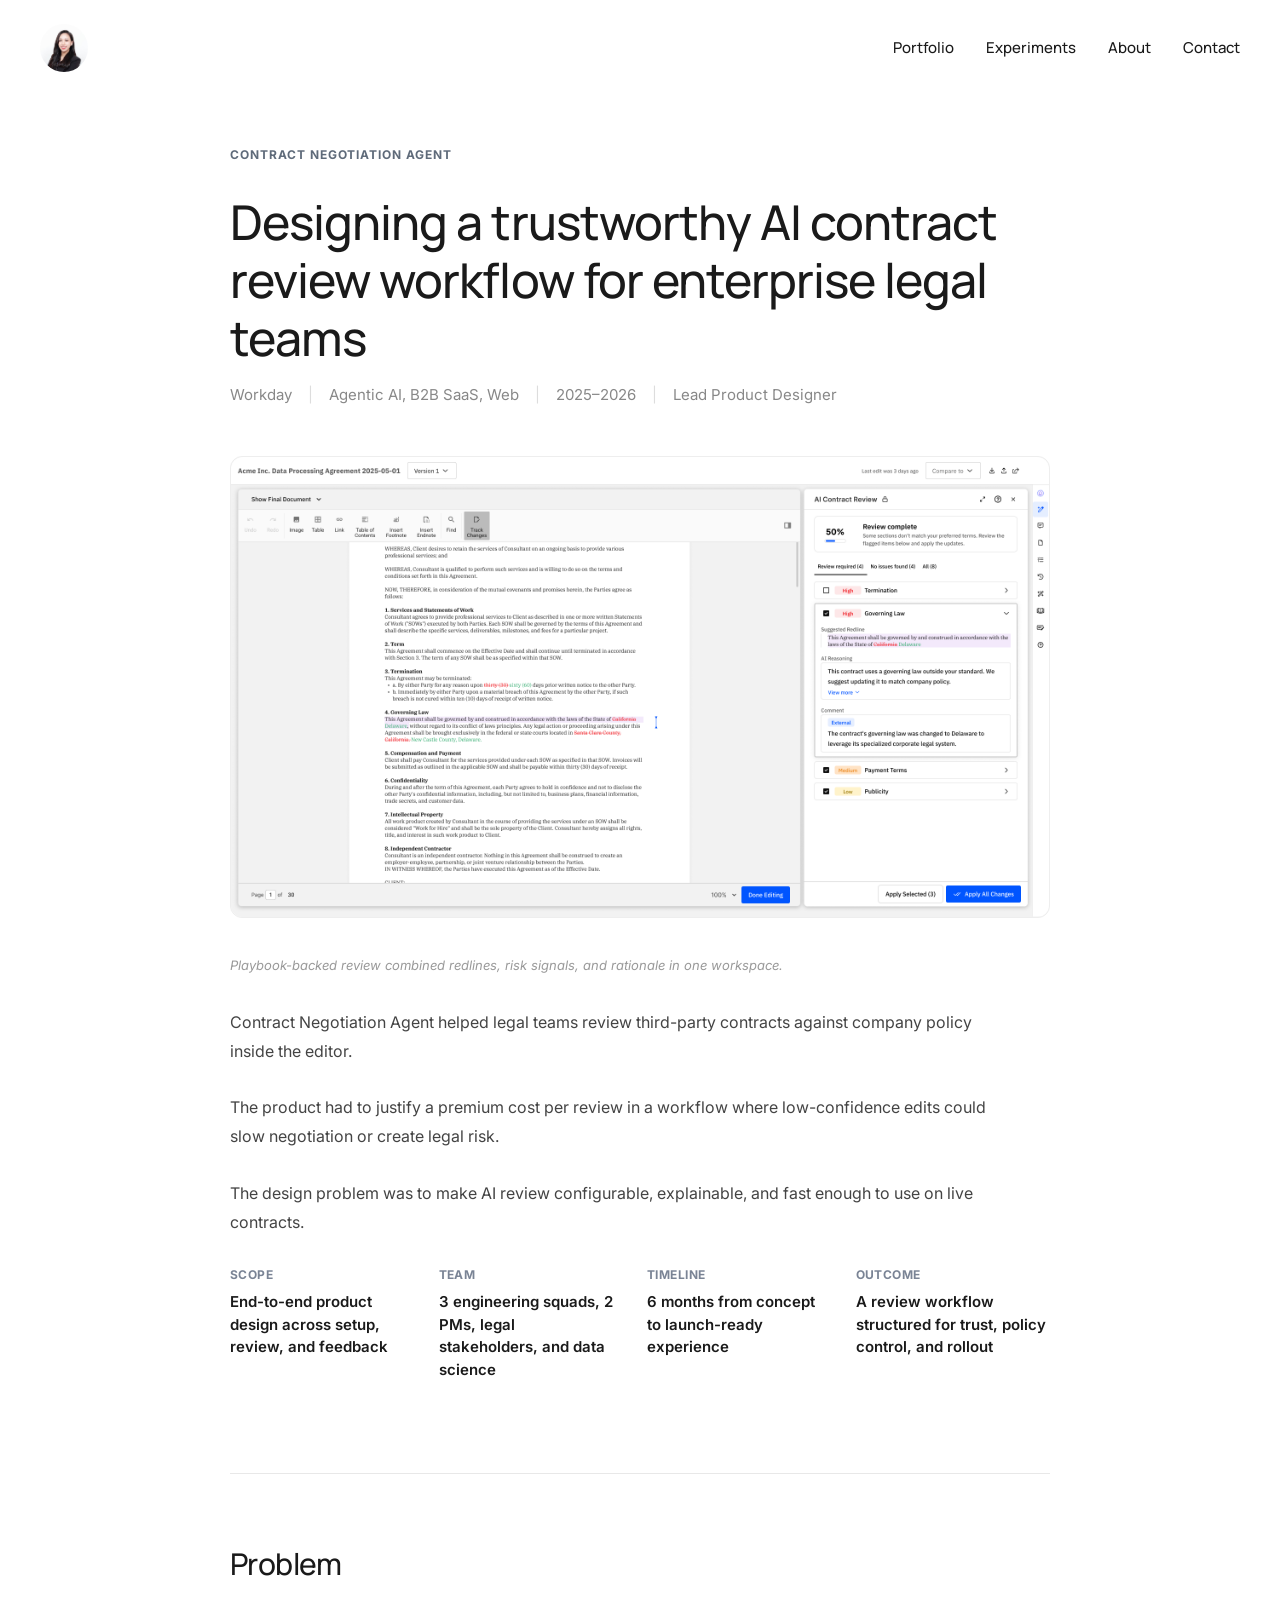
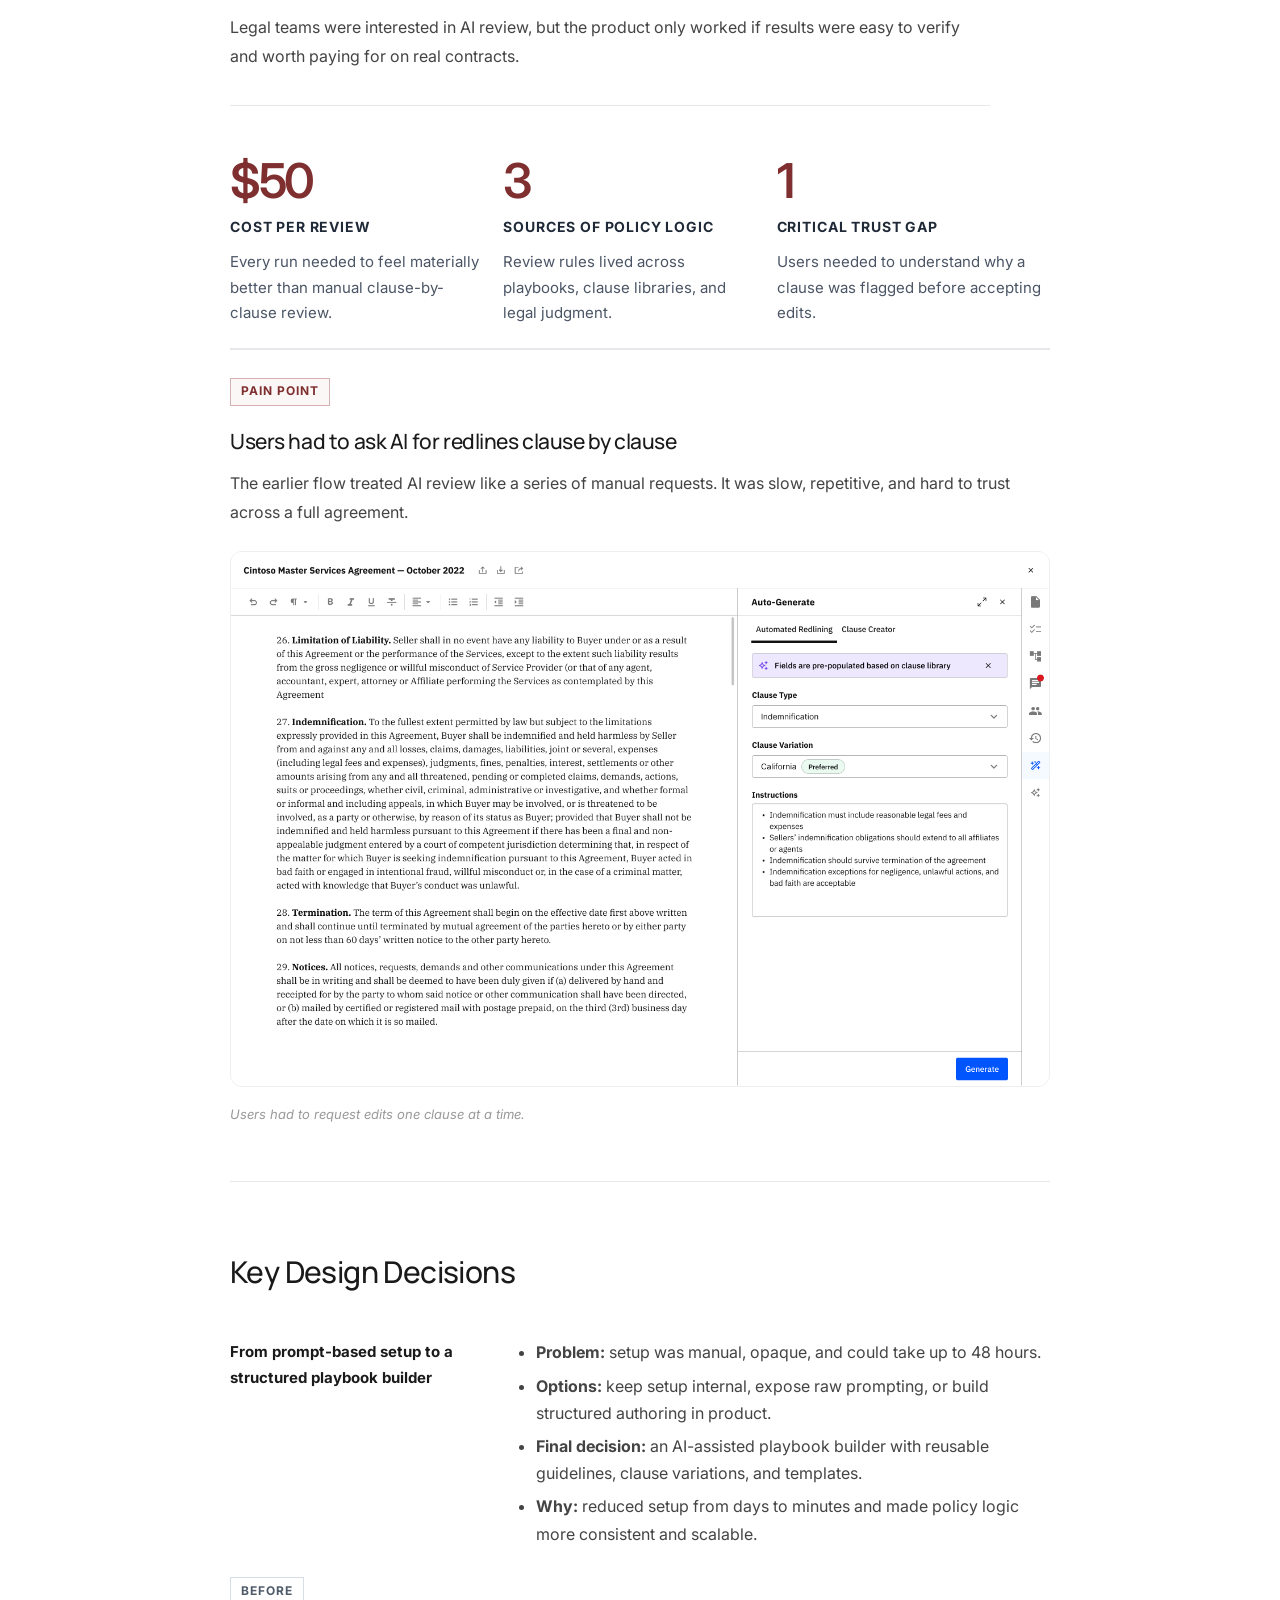
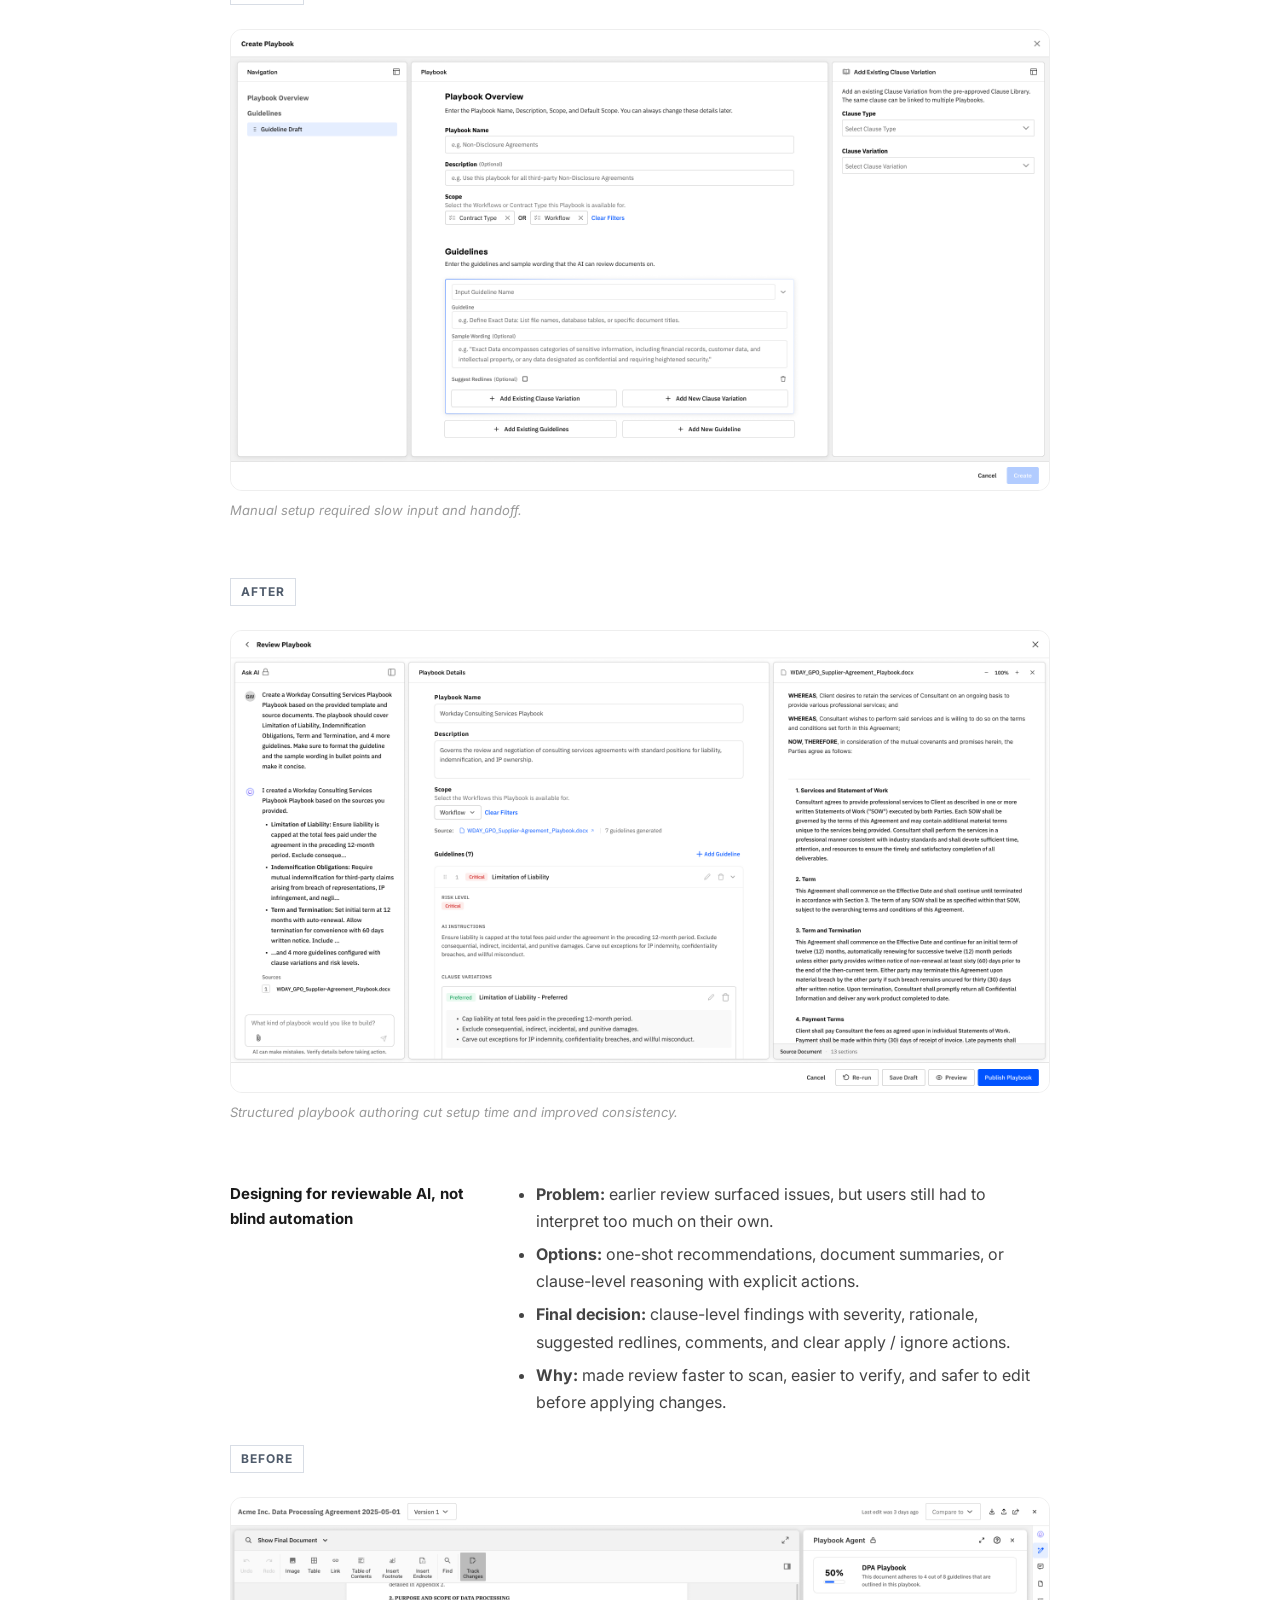
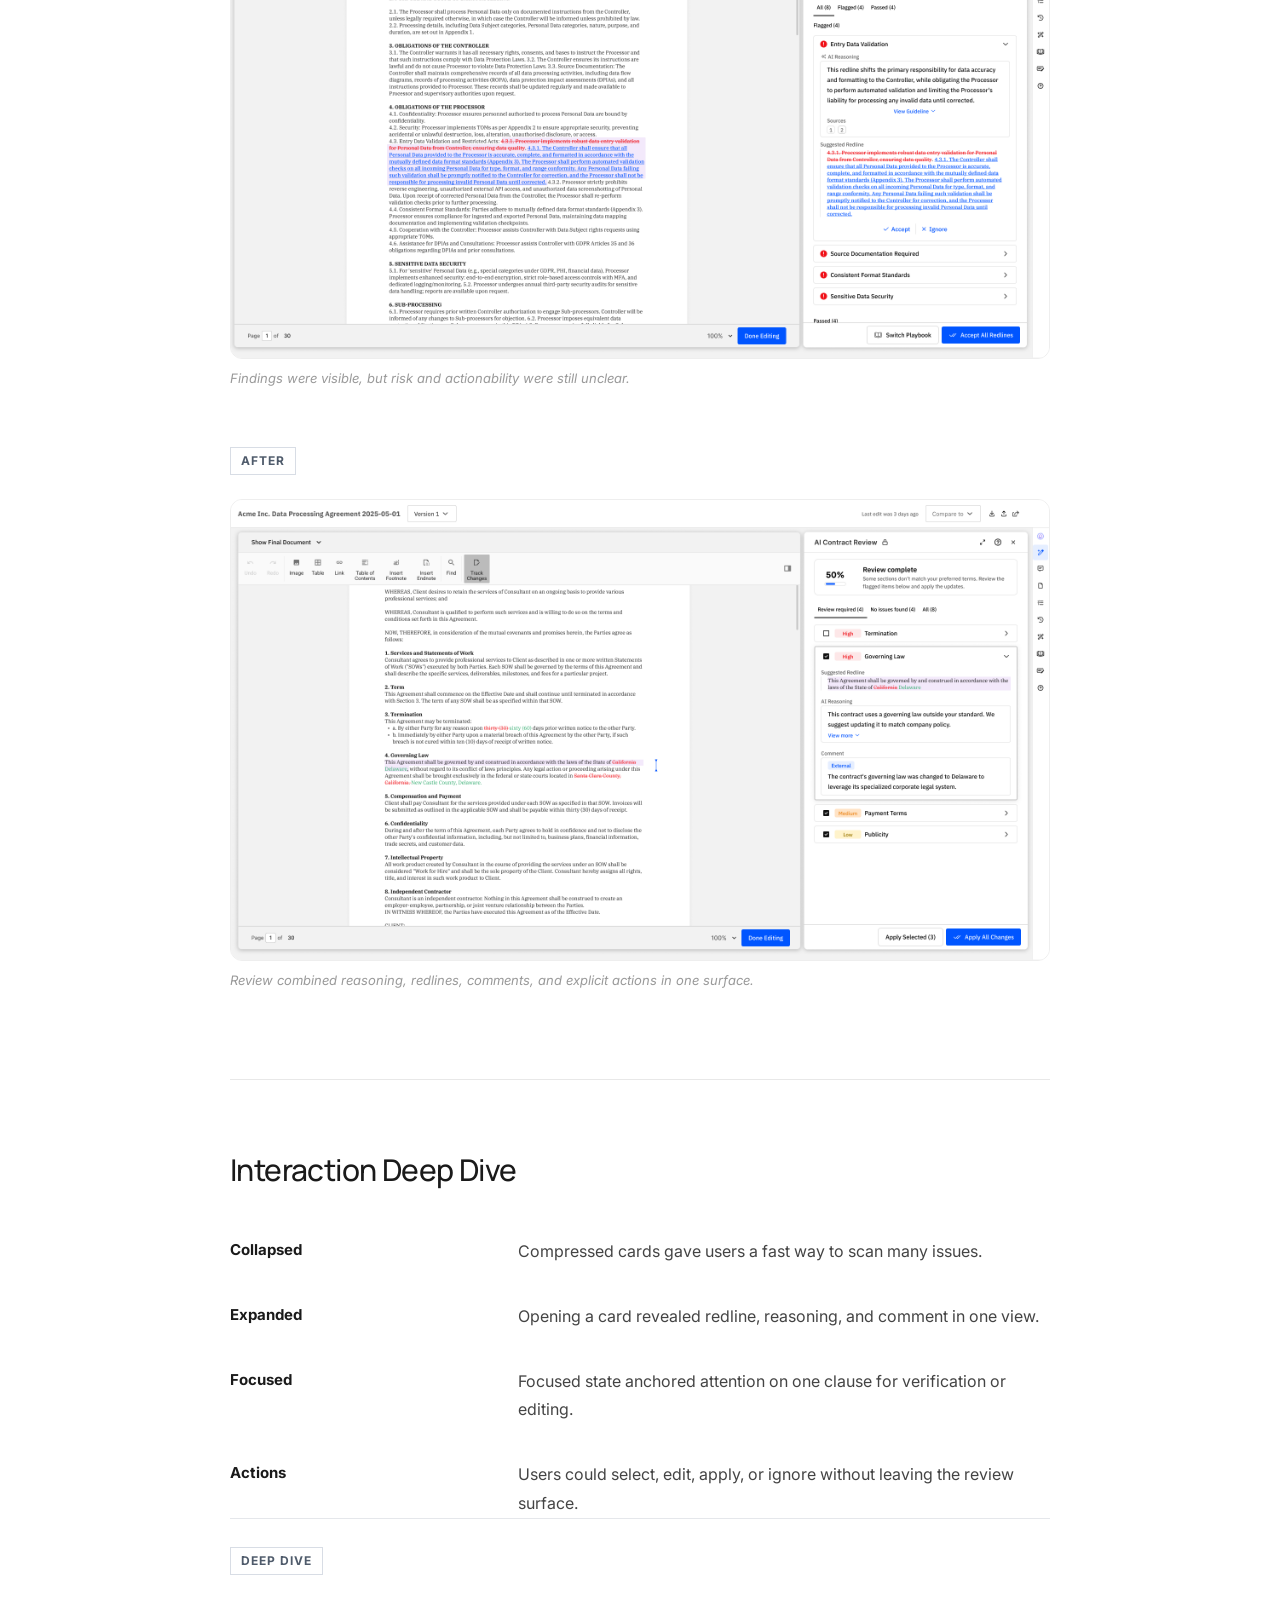
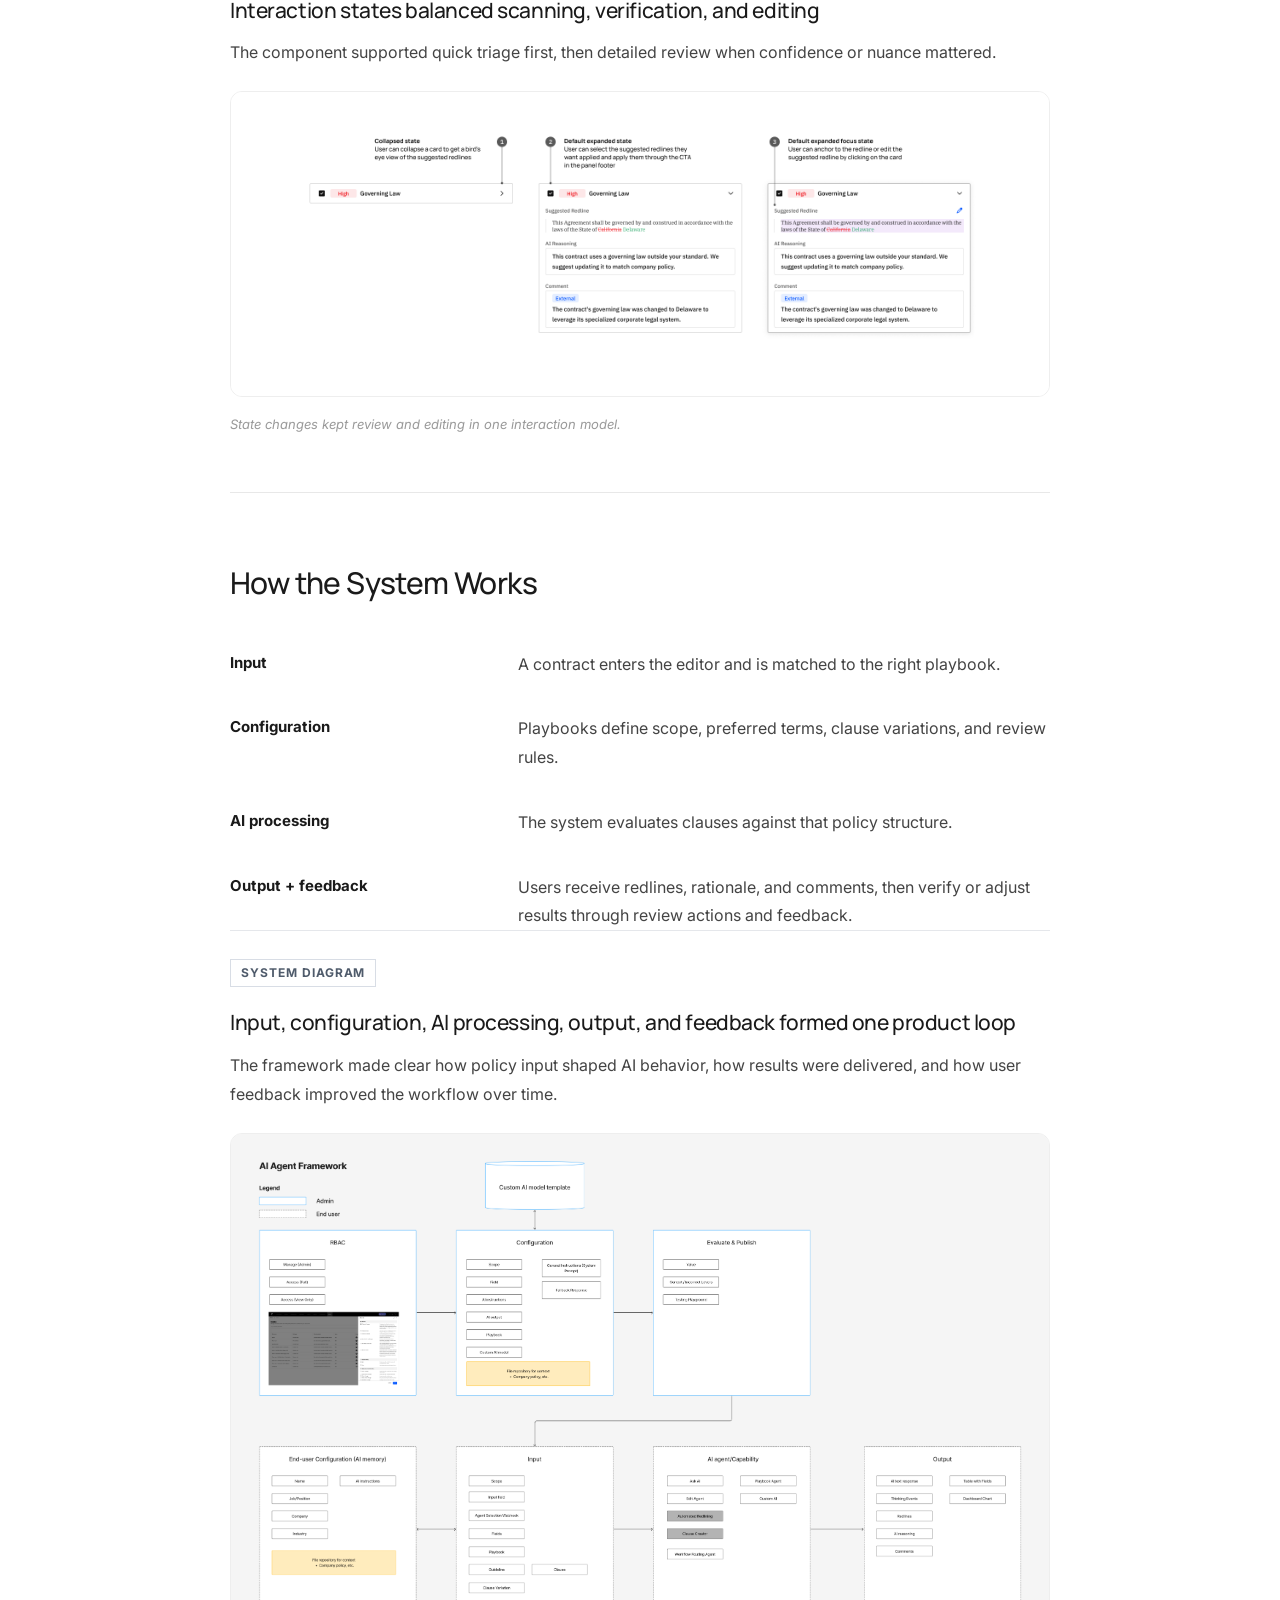
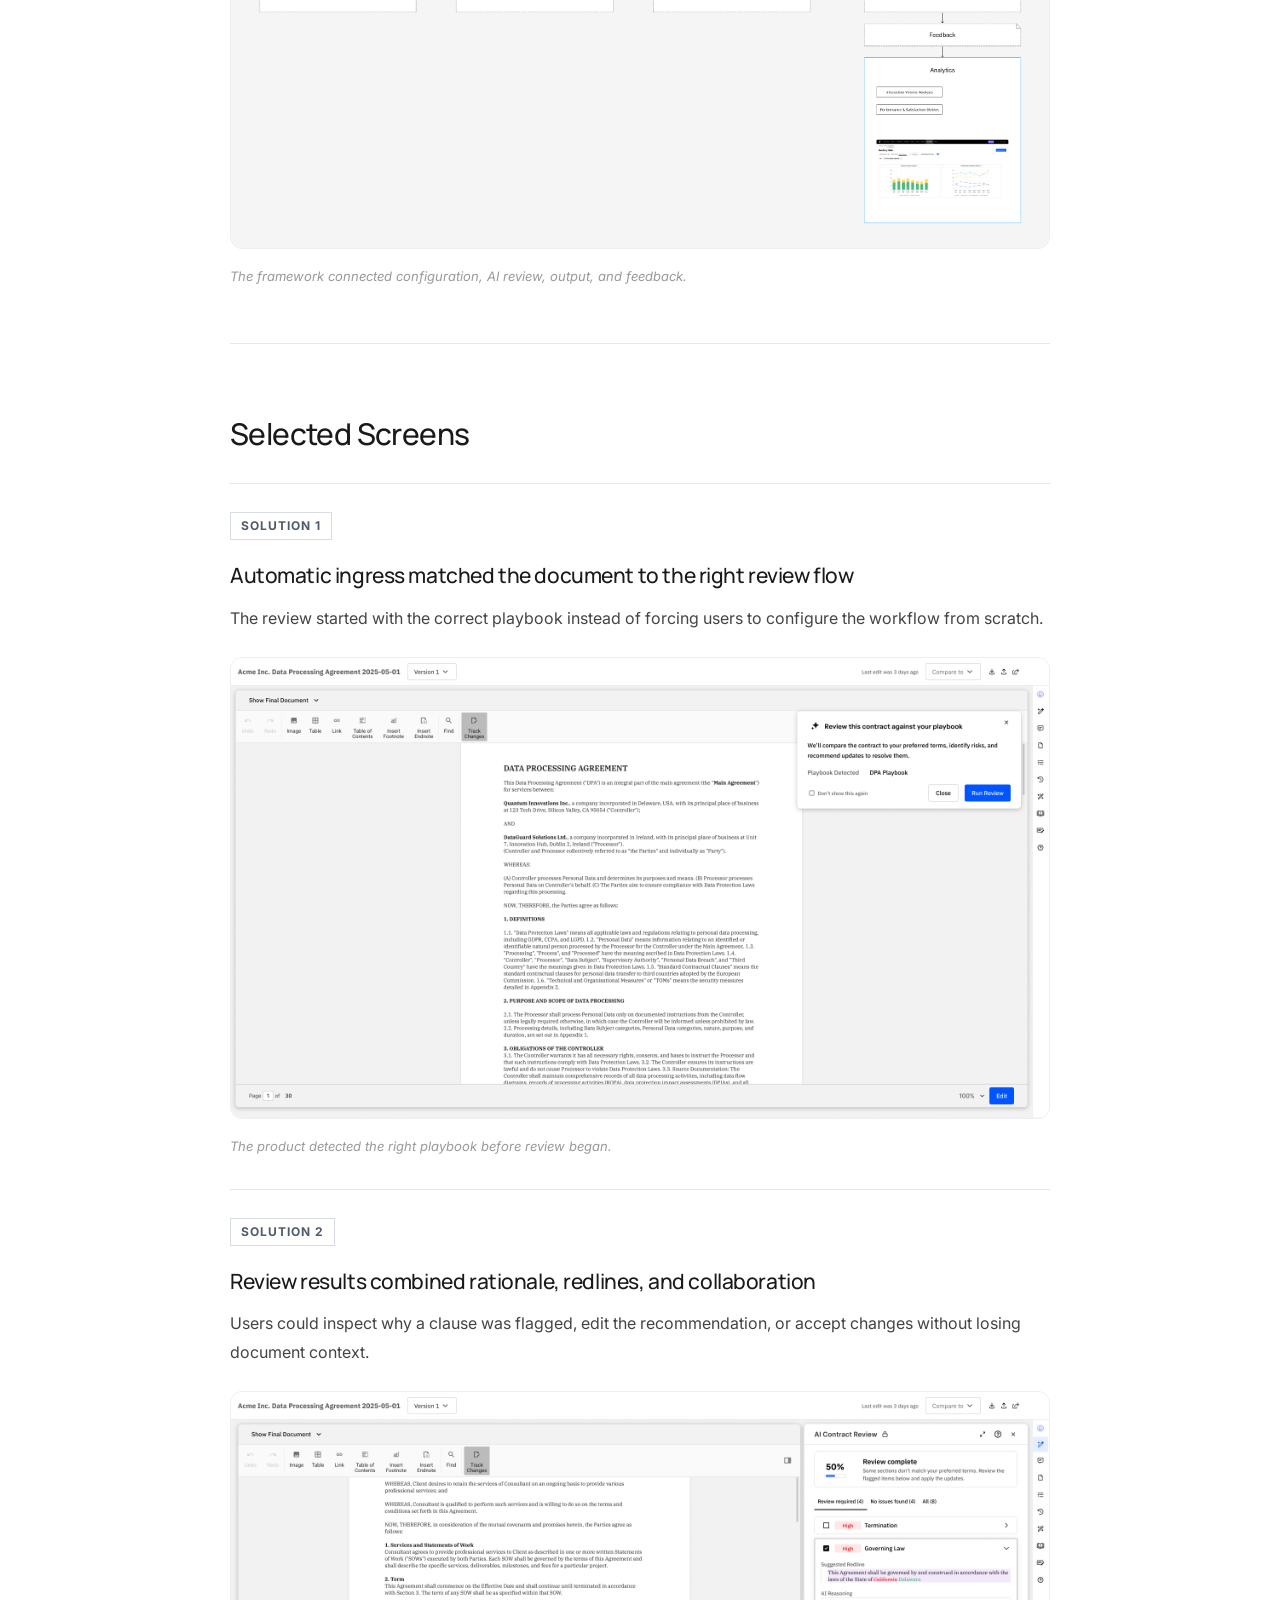
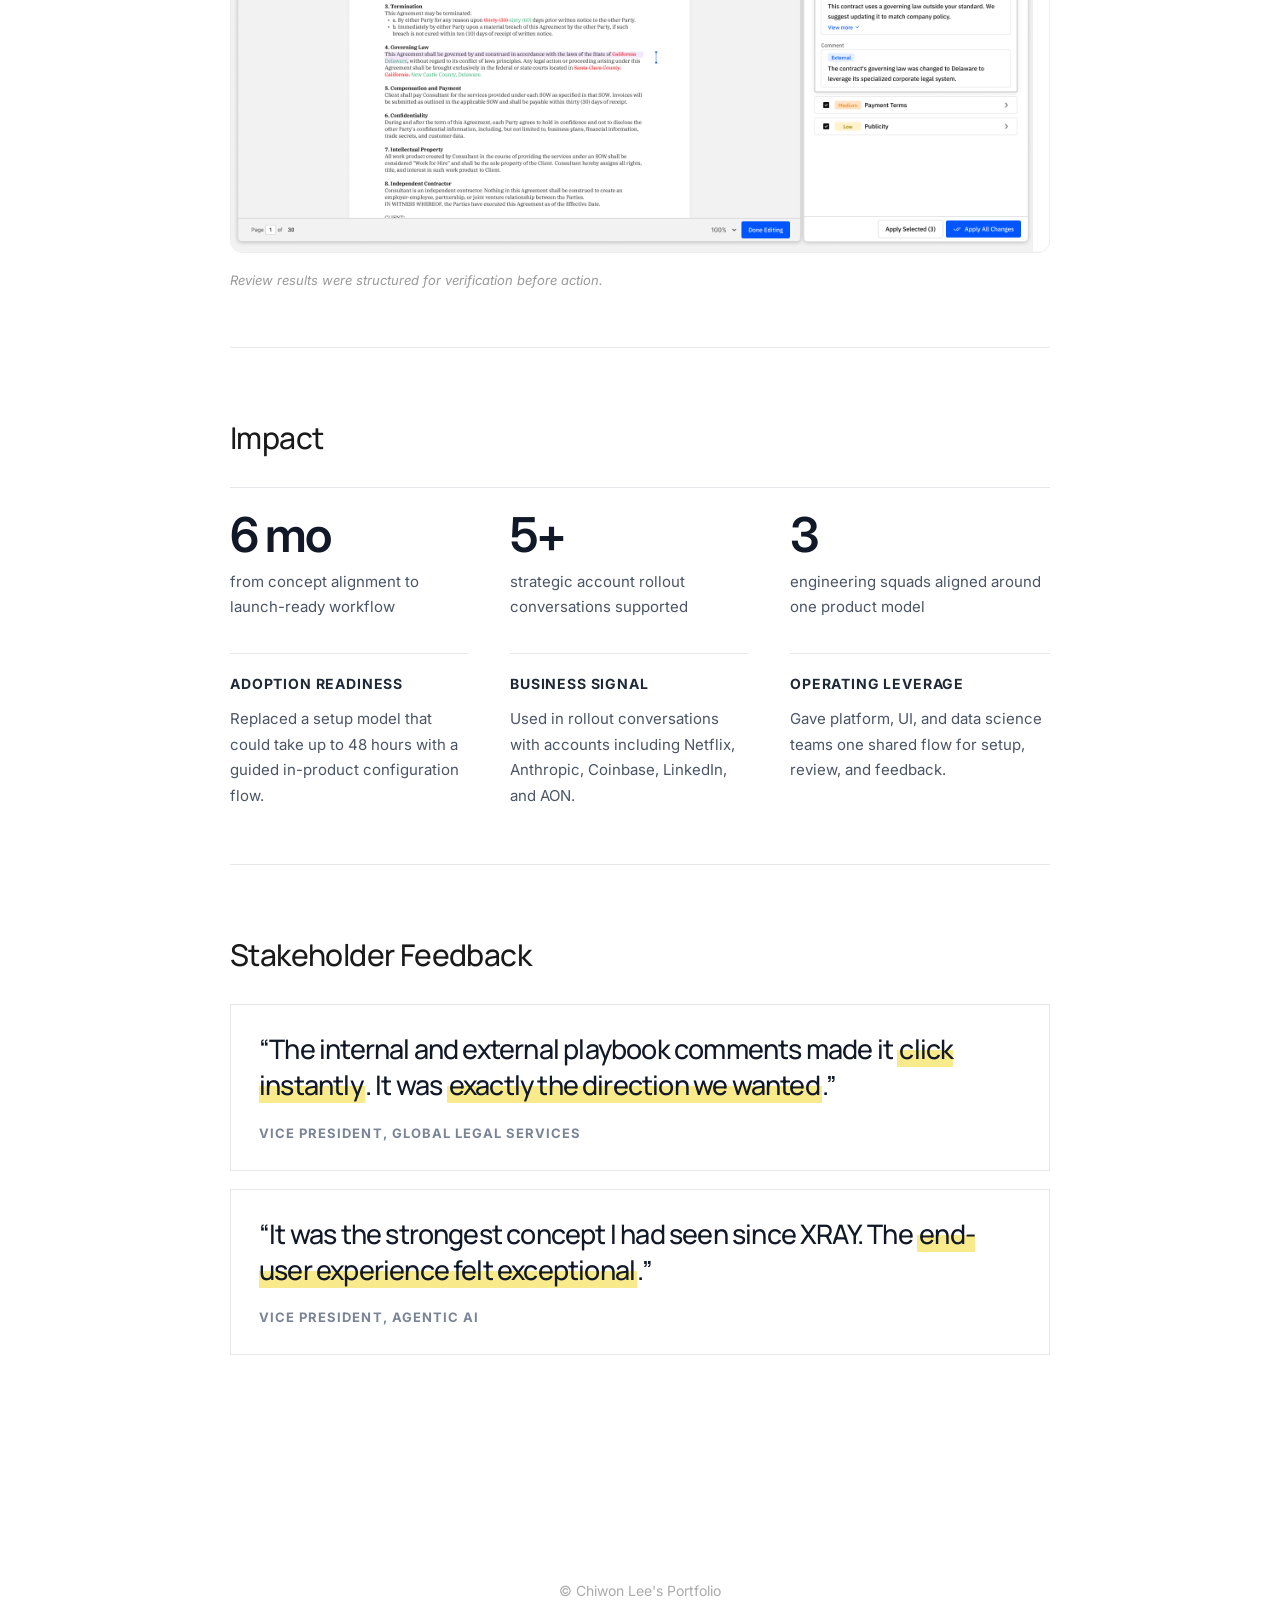
<file: portfolio/cna.html>
<!DOCTYPE html>
<html lang="en">
<head>
  <meta charset="UTF-8">
  <meta name="viewport" content="width=device-width, initial-scale=1.0">
  <title>Contract Negotiation Agent — Chiwon Lee</title>
  <link rel="stylesheet" href="../css/style.css">
</head>
<body>

  <nav class="nav">
    <a href="../index.html" class="nav-logo">
      <img src="../images/profile.jpg" alt="Chiwon Lee">
    </a>
    <div class="nav-links">
      <a href="../index.html">Portfolio</a>
      <a href="../experiments.html">Experiments</a>
      <a href="../about.html">About</a>
      <a href="../contact.html">Contact</a>
    </div>
    <button class="nav-toggle" aria-label="Menu" onclick="document.querySelector('.nav-menu').classList.toggle('open'); this.classList.toggle('active')">
      <span></span><span></span><span></span>
    </button>
  </nav>

  <div class="nav-menu">
    <a href="../index.html" onclick="document.querySelector('.nav-menu').classList.remove('open')">Portfolio</a>
    <a href="../experiments.html" onclick="document.querySelector('.nav-menu').classList.remove('open')">Experiments</a>
    <a href="../about.html" onclick="document.querySelector('.nav-menu').classList.remove('open')">About</a>
    <a href="../contact.html" onclick="document.querySelector('.nav-menu').classList.remove('open')">Contact</a>
  </div>

  <div class="page-content">
    <article class="case-study">
      <section class="cna-hero">
        <p class="cna-kicker">Contract Negotiation Agent</p>
        <h1 class="cs-title">Designing a trustworthy AI contract review workflow for enterprise legal teams</h1>
        <div class="cs-meta">
          <span>Workday</span>
          <span class="sep">|</span>
          <span>Agentic AI, B2B SaaS, Web</span>
          <span class="sep">|</span>
          <span>2025–2026</span>
          <span class="sep">|</span>
          <span>Lead Product Designer</span>
        </div>

        <div class="cs-hero-image">
          <img src="../images/cna_ai_review_after.png" alt="Contract negotiation agent review with surgical redlining, playbook reasoning, comments, and risk scoring">
        </div>
        <p class="cs-caption">Playbook-backed review combined redlines, risk signals, and rationale in one workspace.</p>

        <div class="cna-overview-lines">
          <p class="cs-text">Contract Negotiation Agent helped legal teams review third-party contracts against company policy inside the editor.</p>
          <p class="cs-text">The product had to justify a premium cost per review in a workflow where low-confidence edits could slow negotiation or create legal risk.</p>
          <p class="cs-text">The design problem was to make AI review configurable, explainable, and fast enough to use on live contracts.</p>
        </div>

        <div class="cna-summary">
          <div class="cna-summary-card">
            <p class="label">Scope</p>
            <p class="value">End-to-end product design across setup, review, and feedback</p>
          </div>
          <div class="cna-summary-card">
            <p class="label">Team</p>
            <p class="value">3 engineering squads, 2 PMs, legal stakeholders, and data science</p>
          </div>
          <div class="cna-summary-card">
            <p class="label">Timeline</p>
            <p class="value">6 months from concept to launch-ready experience</p>
          </div>
          <div class="cna-summary-card">
            <p class="label">Outcome</p>
            <p class="value">A review workflow structured for trust, policy control, and rollout</p>
          </div>
        </div>
      </section>

      <hr class="cs-divider">

      <section class="cs-section cna-section">
        <h2 class="cna-section-heading">Problem</h2>
        <div class="cna-callout">
          <p class="cs-text">Legal teams were interested in AI review, but the product only worked if results were easy to verify and worth paying for on real contracts.</p>
        </div>

        <div class="cna-problem-visual">
          <div class="cna-problem-stat">
            <p class="cna-problem-number">$50</p>
            <p class="cna-problem-title">Cost per review</p>
            <p class="cna-problem-copy">Every run needed to feel materially better than manual clause-by-clause review.</p>
          </div>
          <div class="cna-problem-stat">
            <p class="cna-problem-number">3</p>
            <p class="cna-problem-title">Sources of policy logic</p>
            <p class="cna-problem-copy">Review rules lived across playbooks, clause libraries, and legal judgment.</p>
          </div>
          <div class="cna-problem-stat">
            <p class="cna-problem-number">1</p>
            <p class="cna-problem-title">Critical trust gap</p>
            <p class="cna-problem-copy">Users needed to understand why a clause was flagged before accepting edits.</p>
          </div>
        </div>

        <div class="cna-screen-card cna-state-problem">
          <div class="cna-screen-header">
            <p class="cna-screen-type">Pain Point</p>
          </div>
          <h3>Users had to ask AI for redlines clause by clause</h3>
          <p class="cs-text">The earlier flow treated AI review like a series of manual requests. It was slow, repetitive, and hard to trust across a full agreement.</p>
          <div class="cs-image">
            <img src="../images/cna_problem_clause_by_clause.png" alt="Earlier contract review experience requiring clause-by-clause automated redlining">
          </div>
          <p class="cs-caption">Users had to request edits one clause at a time.</p>
        </div>
      </section>

      <hr class="cs-divider">

      <section class="cs-section cna-section">
        <h2 class="cna-section-heading">Key Design Decisions</h2>
        <div class="cna-work-grid">
          <div class="cna-work-row">
            <div class="cna-work-label"><strong>From prompt-based setup to a structured playbook builder</strong></div>
            <div class="cna-work-body">
              <ul class="cna-detail-list">
                <li><strong>Problem:</strong> setup was manual, opaque, and could take up to 48 hours.</li>
                <li><strong>Options:</strong> keep setup internal, expose raw prompting, or build structured authoring in product.</li>
                <li><strong>Final decision:</strong> an AI-assisted playbook builder with reusable guidelines, clause variations, and templates.</li>
                <li><strong>Why:</strong> reduced setup from days to minutes and made policy logic more consistent and scalable.</li>
              </ul>
            </div>
          </div>
        </div>

        <div class="cna-decision-media cna-decision-media-stacked">
          <div class="cna-decision-media-item">
            <p class="cna-compare-label">Before</p>
            <div class="cs-image">
              <img src="../images/cna_configuration_before_state.png" alt="Earlier manual configuration flow for playbook setup">
            </div>
            <p class="cs-caption">Manual setup required slow input and handoff.</p>
          </div>
          <div class="cna-decision-media-item">
            <p class="cna-compare-label">After</p>
            <div class="cs-image">
              <img src="../images/cna_configuration_after.png" alt="AI-assisted playbook configuration flow for contract review">
            </div>
            <p class="cs-caption">Structured playbook authoring cut setup time and improved consistency.</p>
          </div>
        </div>

        <div class="cna-work-grid cna-work-grid-continuation">
          <div class="cna-work-row">
            <div class="cna-work-label"><strong>Designing for reviewable AI, not blind automation</strong></div>
            <div class="cna-work-body">
              <ul class="cna-detail-list">
                <li><strong>Problem:</strong> earlier review surfaced issues, but users still had to interpret too much on their own.</li>
                <li><strong>Options:</strong> one-shot recommendations, document summaries, or clause-level reasoning with explicit actions.</li>
                <li><strong>Final decision:</strong> clause-level findings with severity, rationale, suggested redlines, comments, and clear apply / ignore actions.</li>
                <li><strong>Why:</strong> made review faster to scan, easier to verify, and safer to edit before applying changes.</li>
              </ul>
            </div>
          </div>
        </div>

        <div class="cna-decision-media cna-decision-media-stacked">
          <div class="cna-decision-media-item">
            <p class="cna-compare-label">Before</p>
            <div class="cs-image">
              <img src="../images/cna_ai_review_before.png" alt="Earlier AI review experience without surgical redlining or risk scoring">
            </div>
            <p class="cs-caption">Findings were visible, but risk and actionability were still unclear.</p>
          </div>
          <div class="cna-decision-media-item">
            <p class="cna-compare-label">After</p>
            <div class="cs-image">
              <img src="../images/cna_ai_review_after.png" alt="Improved AI review experience with surgical redlining, comments, and risk scoring">
            </div>
            <p class="cs-caption">Review combined reasoning, redlines, comments, and explicit actions in one surface.</p>
          </div>
        </div>
      </section>

      <hr class="cs-divider">

      <section class="cs-section cna-section">
        <h2 class="cna-section-heading">Interaction Deep Dive</h2>
        <div class="cna-work-grid">
          <div class="cna-work-row">
            <div class="cna-work-label"><strong>Collapsed</strong></div>
            <div class="cna-work-body">Compressed cards gave users a fast way to scan many issues.</div>
          </div>
          <div class="cna-work-row">
            <div class="cna-work-label"><strong>Expanded</strong></div>
            <div class="cna-work-body">Opening a card revealed redline, reasoning, and comment in one view.</div>
          </div>
          <div class="cna-work-row">
            <div class="cna-work-label"><strong>Focused</strong></div>
            <div class="cna-work-body">Focused state anchored attention on one clause for verification or editing.</div>
          </div>
          <div class="cna-work-row">
            <div class="cna-work-label"><strong>Actions</strong></div>
            <div class="cna-work-body">Users could select, edit, apply, or ignore without leaving the review surface.</div>
          </div>
        </div>
        <div class="cna-screen-card">
          <div class="cna-screen-header">
            <p class="cna-screen-type">Deep Dive</p>
          </div>
          <h3>Interaction states balanced scanning, verification, and editing</h3>
          <p class="cs-text">The component supported quick triage first, then detailed review when confidence or nuance mattered.</p>
          <div class="cs-image">
            <img src="../images/cna_suggested_redline_states.png" alt="Suggested redline component states showing collapsed, expanded, and focused states">
          </div>
          <p class="cs-caption">State changes kept review and editing in one interaction model.</p>
        </div>
      </section>

      <hr class="cs-divider">

      <section class="cs-section cna-section">
        <h2 class="cna-section-heading">How the System Works</h2>
        <div class="cna-work-grid">
          <div class="cna-work-row">
            <div class="cna-work-label"><strong>Input</strong></div>
            <div class="cna-work-body">A contract enters the editor and is matched to the right playbook.</div>
          </div>
          <div class="cna-work-row">
            <div class="cna-work-label"><strong>Configuration</strong></div>
            <div class="cna-work-body">Playbooks define scope, preferred terms, clause variations, and review rules.</div>
          </div>
          <div class="cna-work-row">
            <div class="cna-work-label"><strong>AI processing</strong></div>
            <div class="cna-work-body">The system evaluates clauses against that policy structure.</div>
          </div>
          <div class="cna-work-row">
            <div class="cna-work-label"><strong>Output + feedback</strong></div>
            <div class="cna-work-body">Users receive redlines, rationale, and comments, then verify or adjust results through review actions and feedback.</div>
          </div>
        </div>

        <div class="cna-screen-card">
          <div class="cna-screen-header">
            <p class="cna-screen-type">System Diagram</p>
          </div>
          <h3>Input, configuration, AI processing, output, and feedback formed one product loop</h3>
          <p class="cs-text">The framework made clear how policy input shaped AI behavior, how results were delivered, and how user feedback improved the workflow over time.</p>
          <div class="cs-image">
            <img src="../images/cna_ai_agent_framework.png" alt="AI agent framework showing configuration, input, AI capability, output, feedback, and analytics">
          </div>
          <p class="cs-caption">The framework connected configuration, AI review, output, and feedback.</p>
        </div>
      </section>

      <hr class="cs-divider">

      <section class="cs-section cna-section">
        <h2 class="cna-section-heading">Selected Screens</h2>
        <div class="cna-screen-grid">
          <div class="cna-screen-card">
            <div class="cna-screen-header">
              <p class="cna-screen-type">Solution 1</p>
            </div>
            <h3>Automatic ingress matched the document to the right review flow</h3>
            <p class="cs-text">The review started with the correct playbook instead of forcing users to configure the workflow from scratch.</p>
            <div class="cs-image">
              <img src="../images/cna_automatic_ingress.png" alt="Automatic ingress flow detecting the correct playbook before contract review">
            </div>
            <p class="cs-caption">The product detected the right playbook before review began.</p>
          </div>

          <div class="cna-screen-card">
            <div class="cna-screen-header">
              <p class="cna-screen-type">Solution 2</p>
            </div>
            <h3>Review results combined rationale, redlines, and collaboration</h3>
            <p class="cs-text">Users could inspect why a clause was flagged, edit the recommendation, or accept changes without losing document context.</p>
            <div class="cs-image">
              <img src="../images/cna_ai_review_after.png" alt="Improved AI review experience with surgical redlining, comments, and risk scoring">
            </div>
            <p class="cs-caption">Review results were structured for verification before action.</p>
          </div>
        </div>
      </section>

      <hr class="cs-divider">

      <section class="cs-section cna-section">
        <h2 class="cna-section-heading">Impact</h2>
        <div class="cna-impact-visual">
          <div class="cna-impact-columns">
            <div class="cna-impact-story-item">
              <div class="cna-impact-metric-block">
                <p class="cna-impact-number">6 mo</p>
                <p class="cna-impact-label">from concept alignment to launch-ready workflow</p>
              </div>
              <div class="cna-impact-copy-block">
                <p class="cna-impact-story-title">Adoption readiness</p>
                <p class="cna-impact-story-copy">Replaced a setup model that could take up to 48 hours with a guided in-product configuration flow.</p>
              </div>
            </div>
            <div class="cna-impact-story-item">
              <div class="cna-impact-metric-block">
                <p class="cna-impact-number">5+</p>
                <p class="cna-impact-label">strategic account rollout conversations supported</p>
              </div>
              <div class="cna-impact-copy-block">
                <p class="cna-impact-story-title">Business signal</p>
                <p class="cna-impact-story-copy">Used in rollout conversations with accounts including Netflix, Anthropic, Coinbase, LinkedIn, and AON.</p>
              </div>
            </div>
            <div class="cna-impact-story-item">
              <div class="cna-impact-metric-block">
                <p class="cna-impact-number">3</p>
                <p class="cna-impact-label">engineering squads aligned around one product model</p>
              </div>
              <div class="cna-impact-copy-block">
                <p class="cna-impact-story-title">Operating leverage</p>
                <p class="cna-impact-story-copy">Gave platform, UI, and data science teams one shared flow for setup, review, and feedback.</p>
              </div>
            </div>
          </div>
        </div>
      </section>

      <hr class="cs-divider">

      <section class="cs-section cna-section">
        <h2 class="cna-section-heading">Stakeholder Feedback</h2>
        <div class="cna-quote-list">
          <figure class="cna-quote">
            <blockquote class="cna-quote-text">“The internal and external playbook comments made it <span class="cna-quote-mark">click instantly</span>. It was <span class="cna-quote-mark">exactly the direction we wanted</span>.”</blockquote>
            <figcaption class="cna-quote-meta">Vice President, Global Legal Services</figcaption>
          </figure>

          <figure class="cna-quote">
            <blockquote class="cna-quote-text">“It was the strongest concept I had seen since XRAY. The <span class="cna-quote-mark">end-user experience felt exceptional</span>.”</blockquote>
            <figcaption class="cna-quote-meta">Vice President, Agentic AI</figcaption>
          </figure>
        </div>
      </section>
    </article>

    <footer class="footer">
      &copy; Chiwon Lee's Portfolio
    </footer>
  </div>

</body>
</html>
</file>
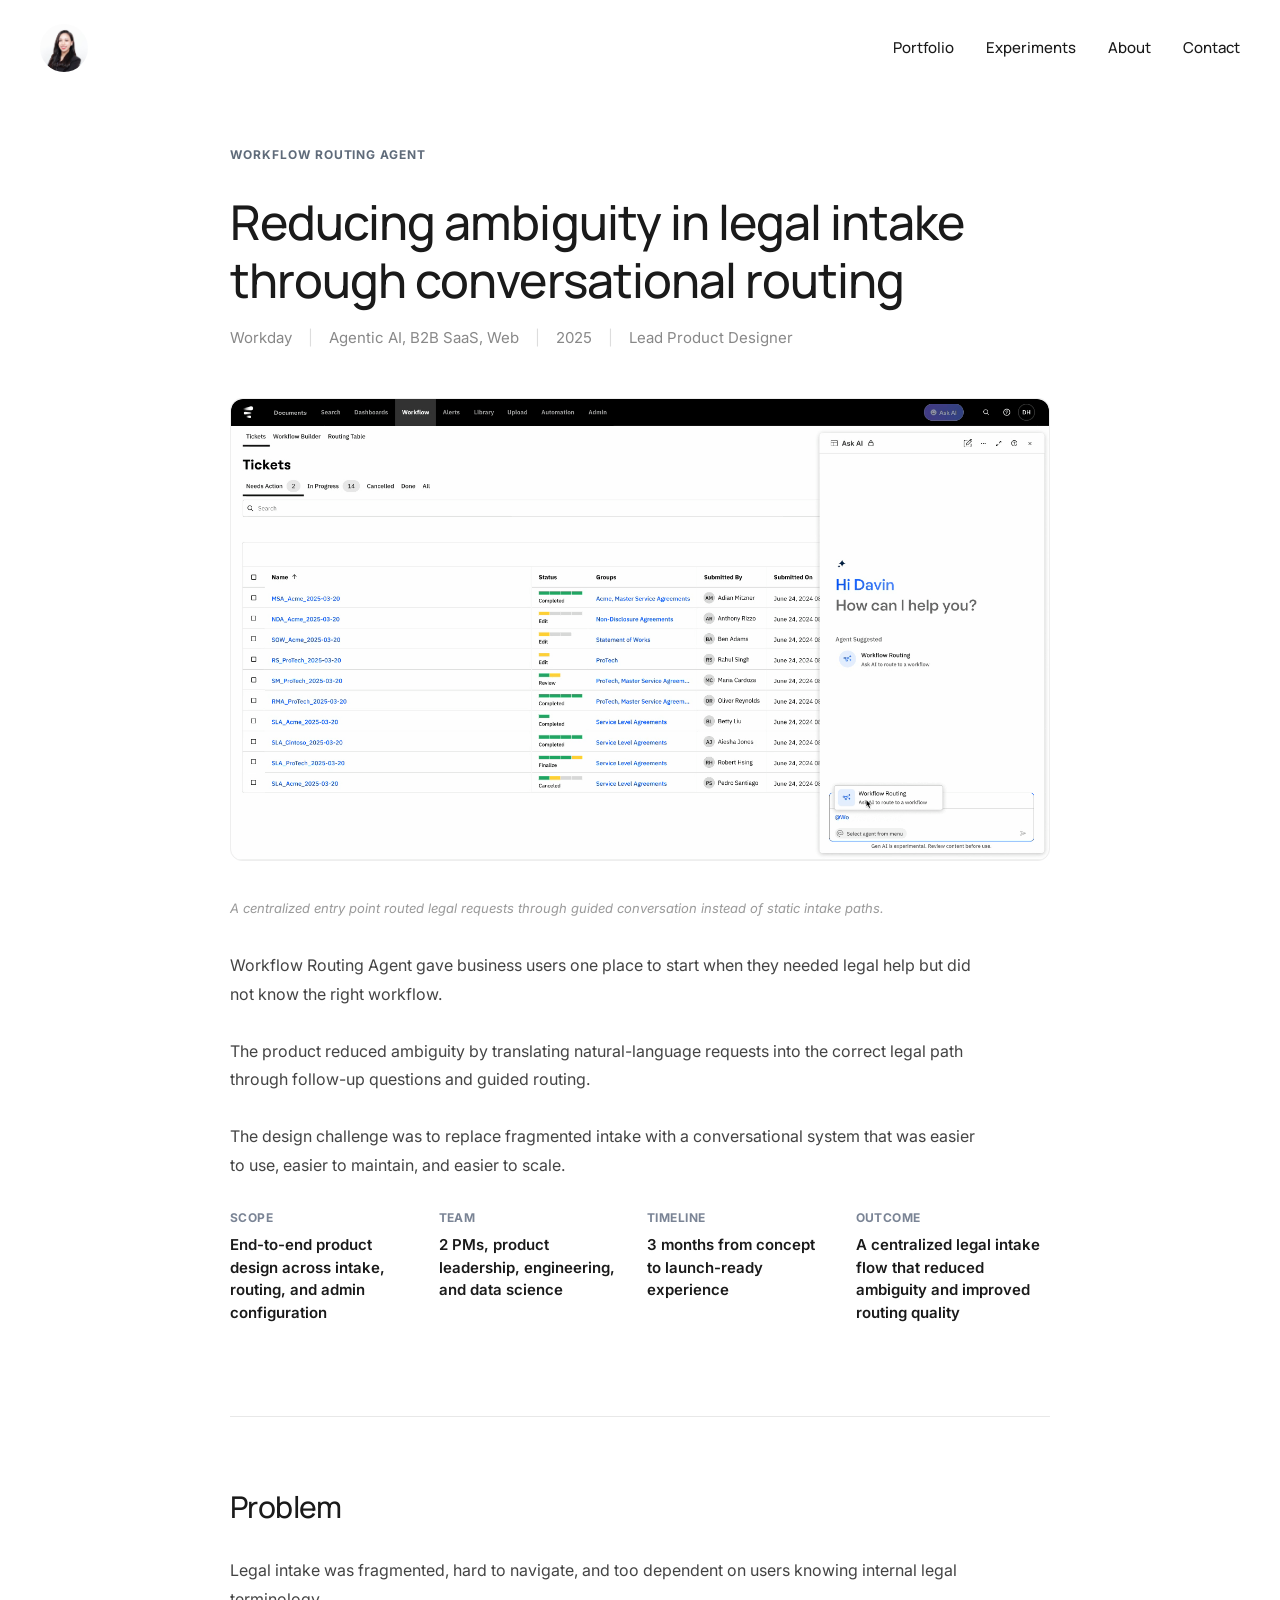
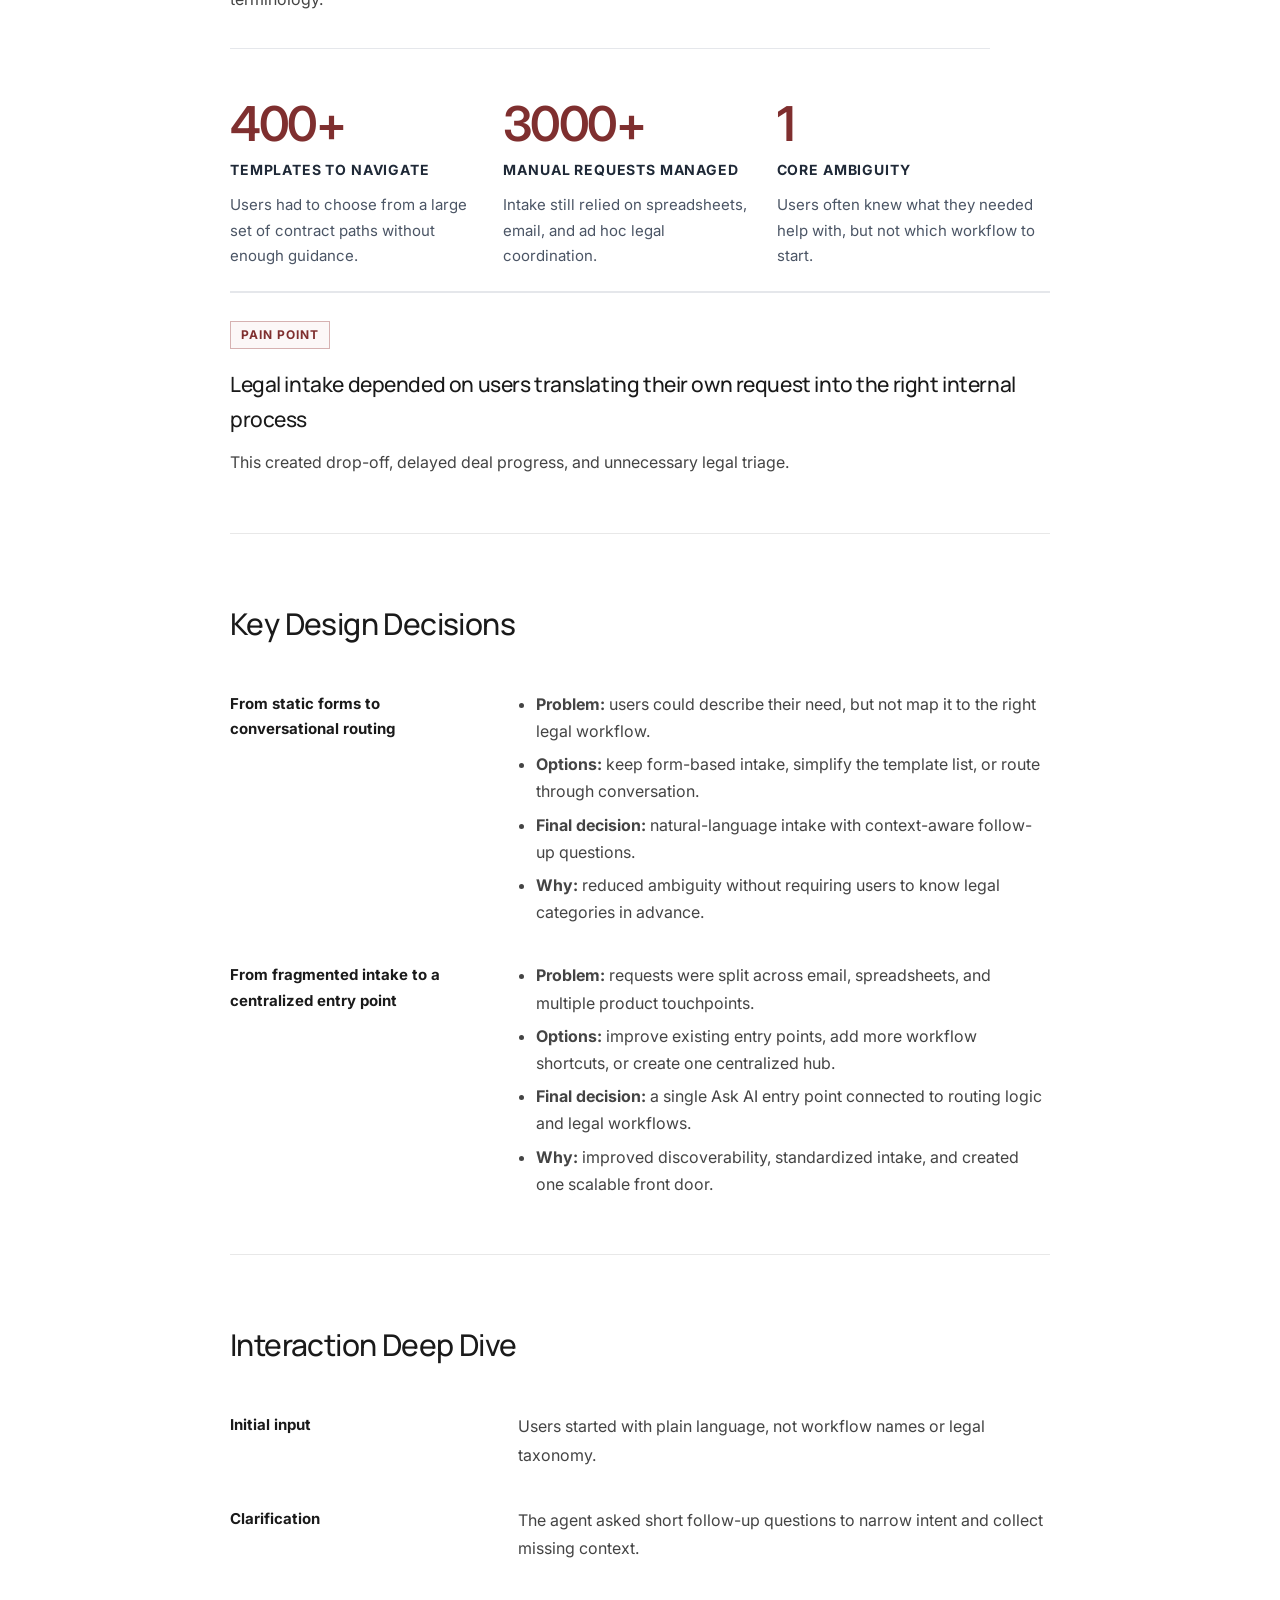
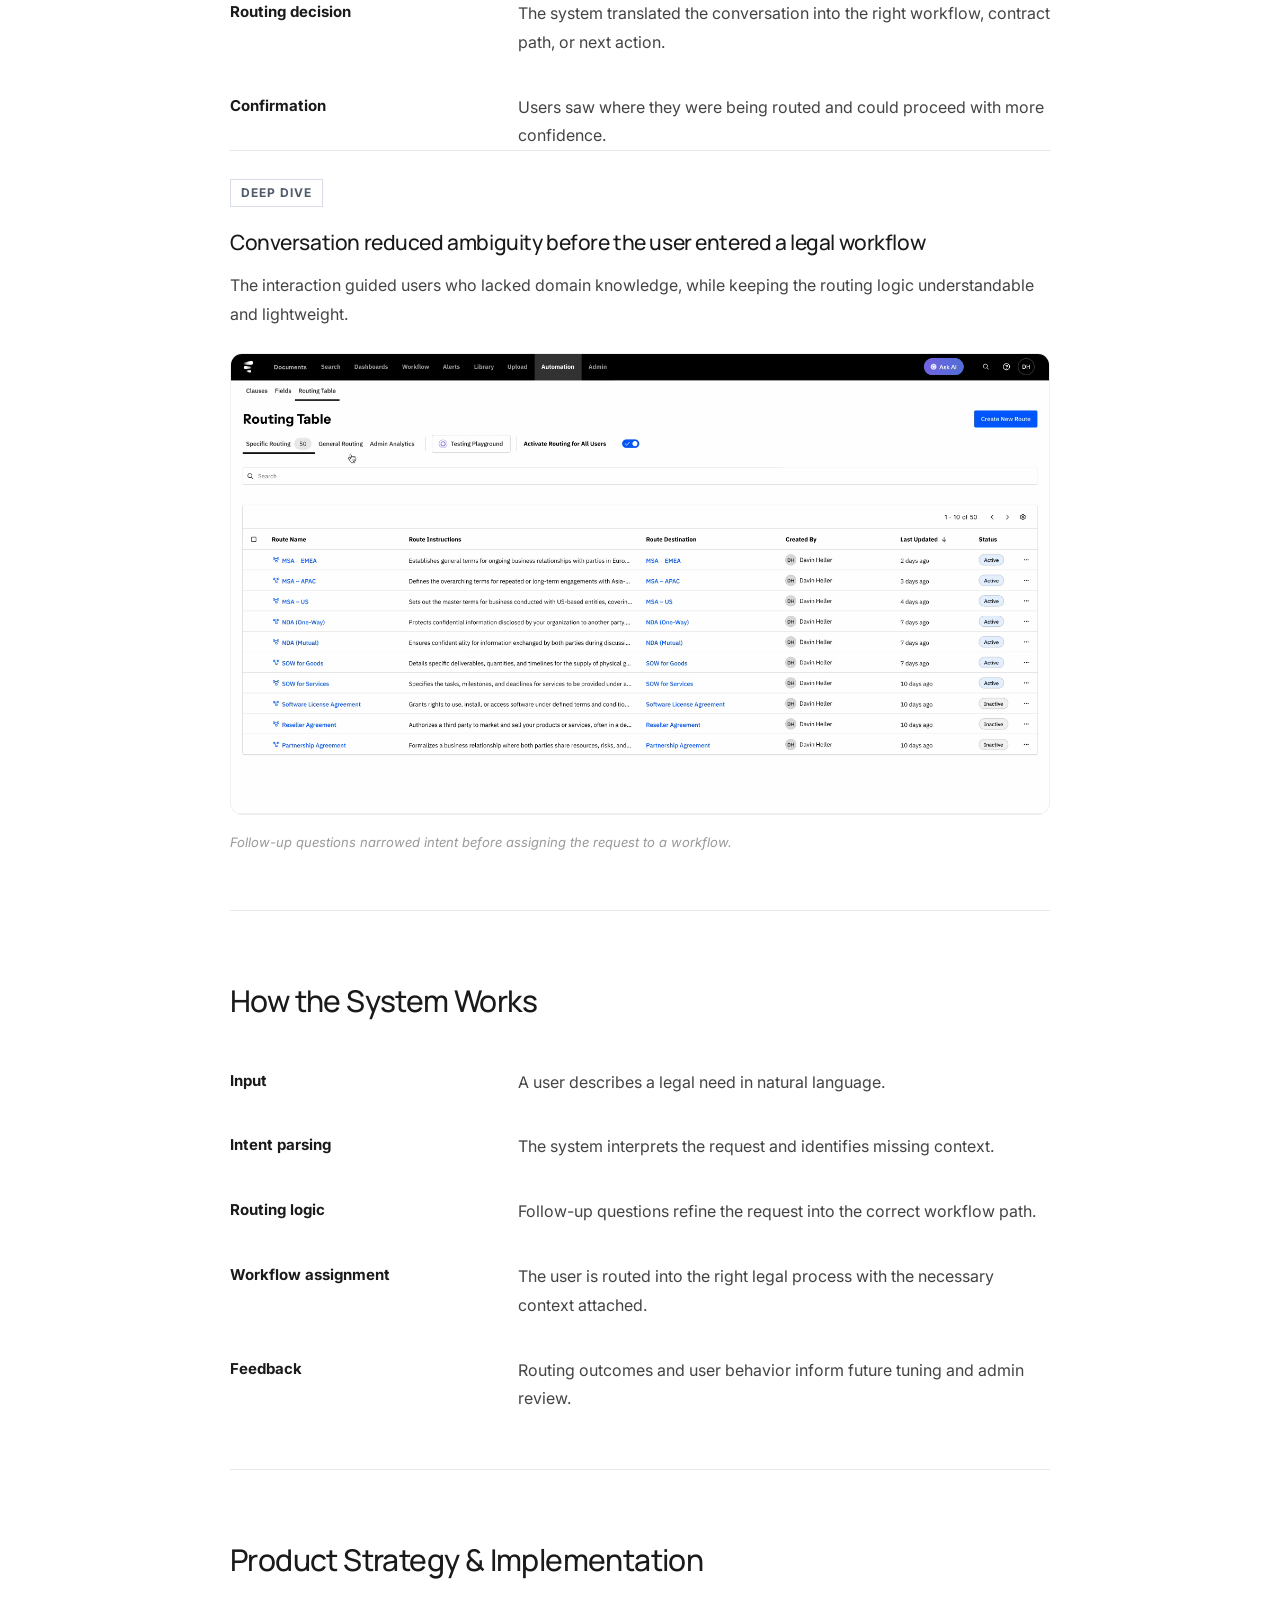
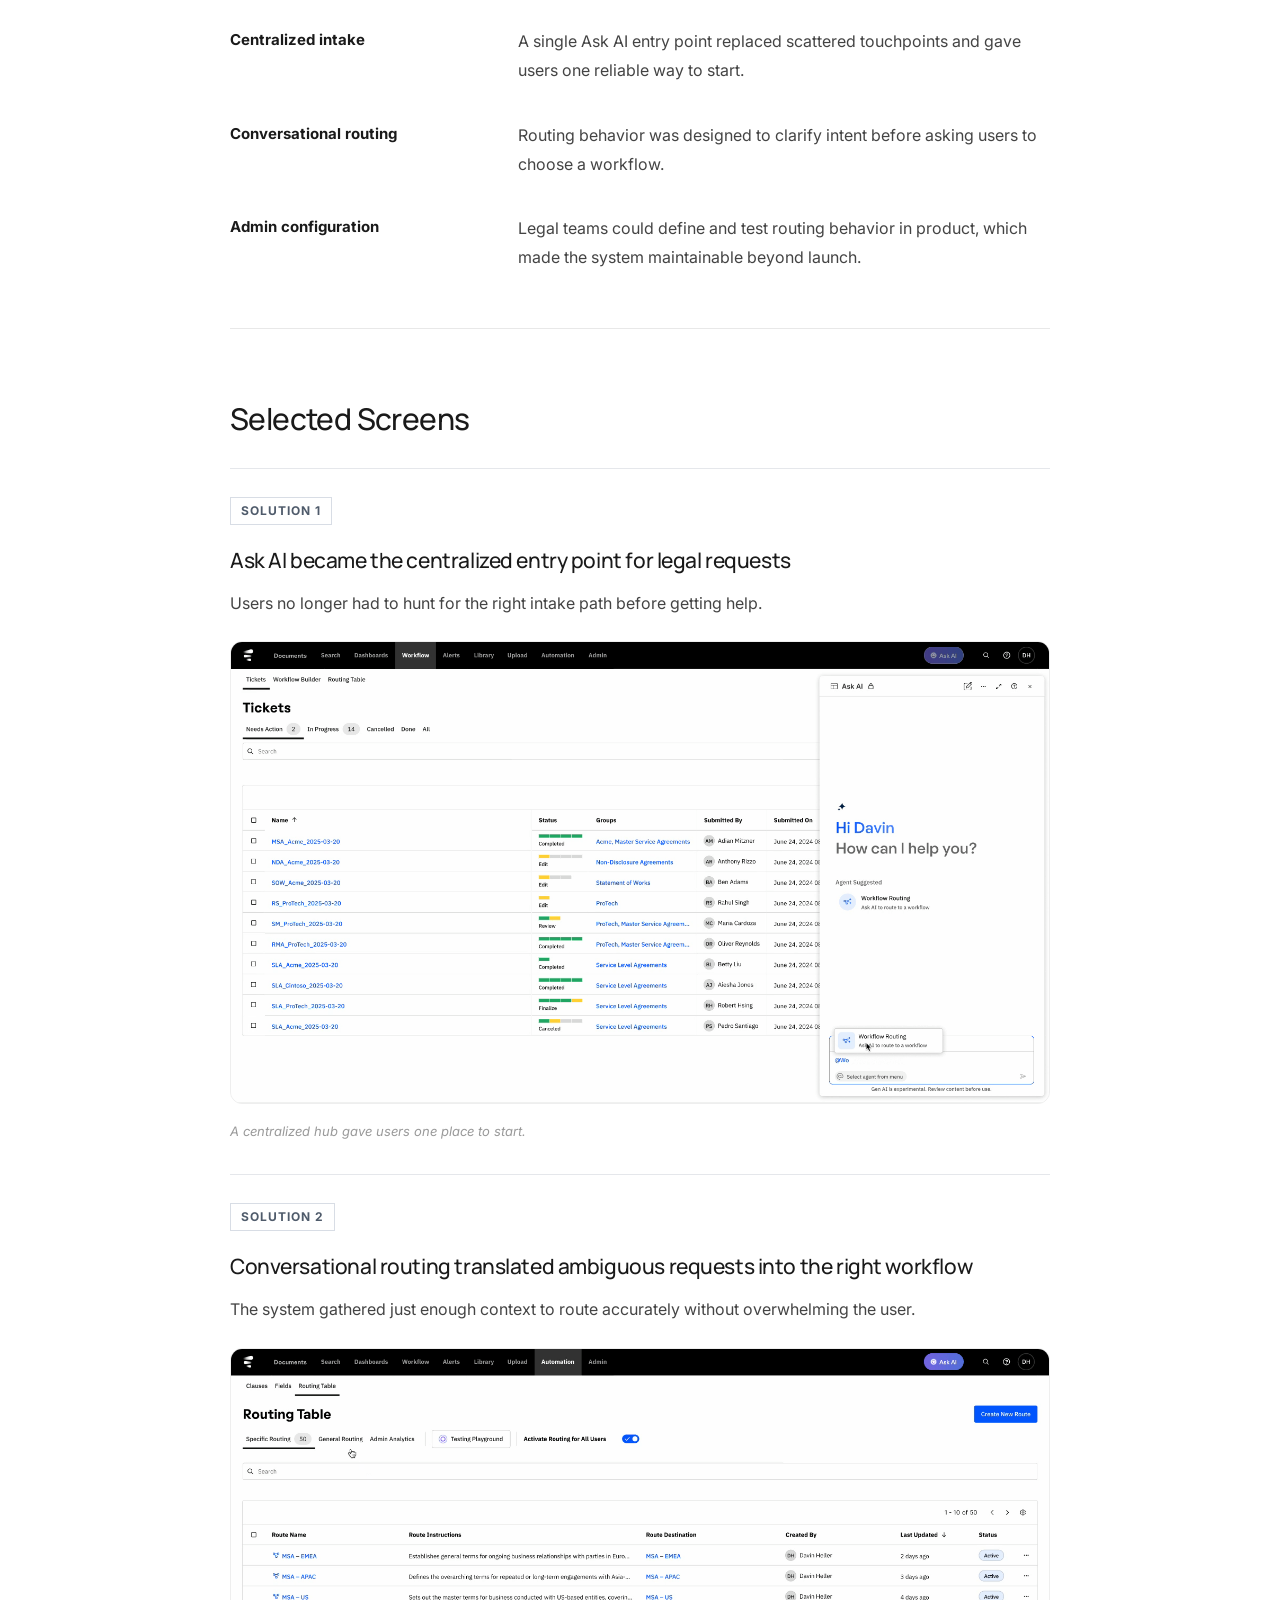
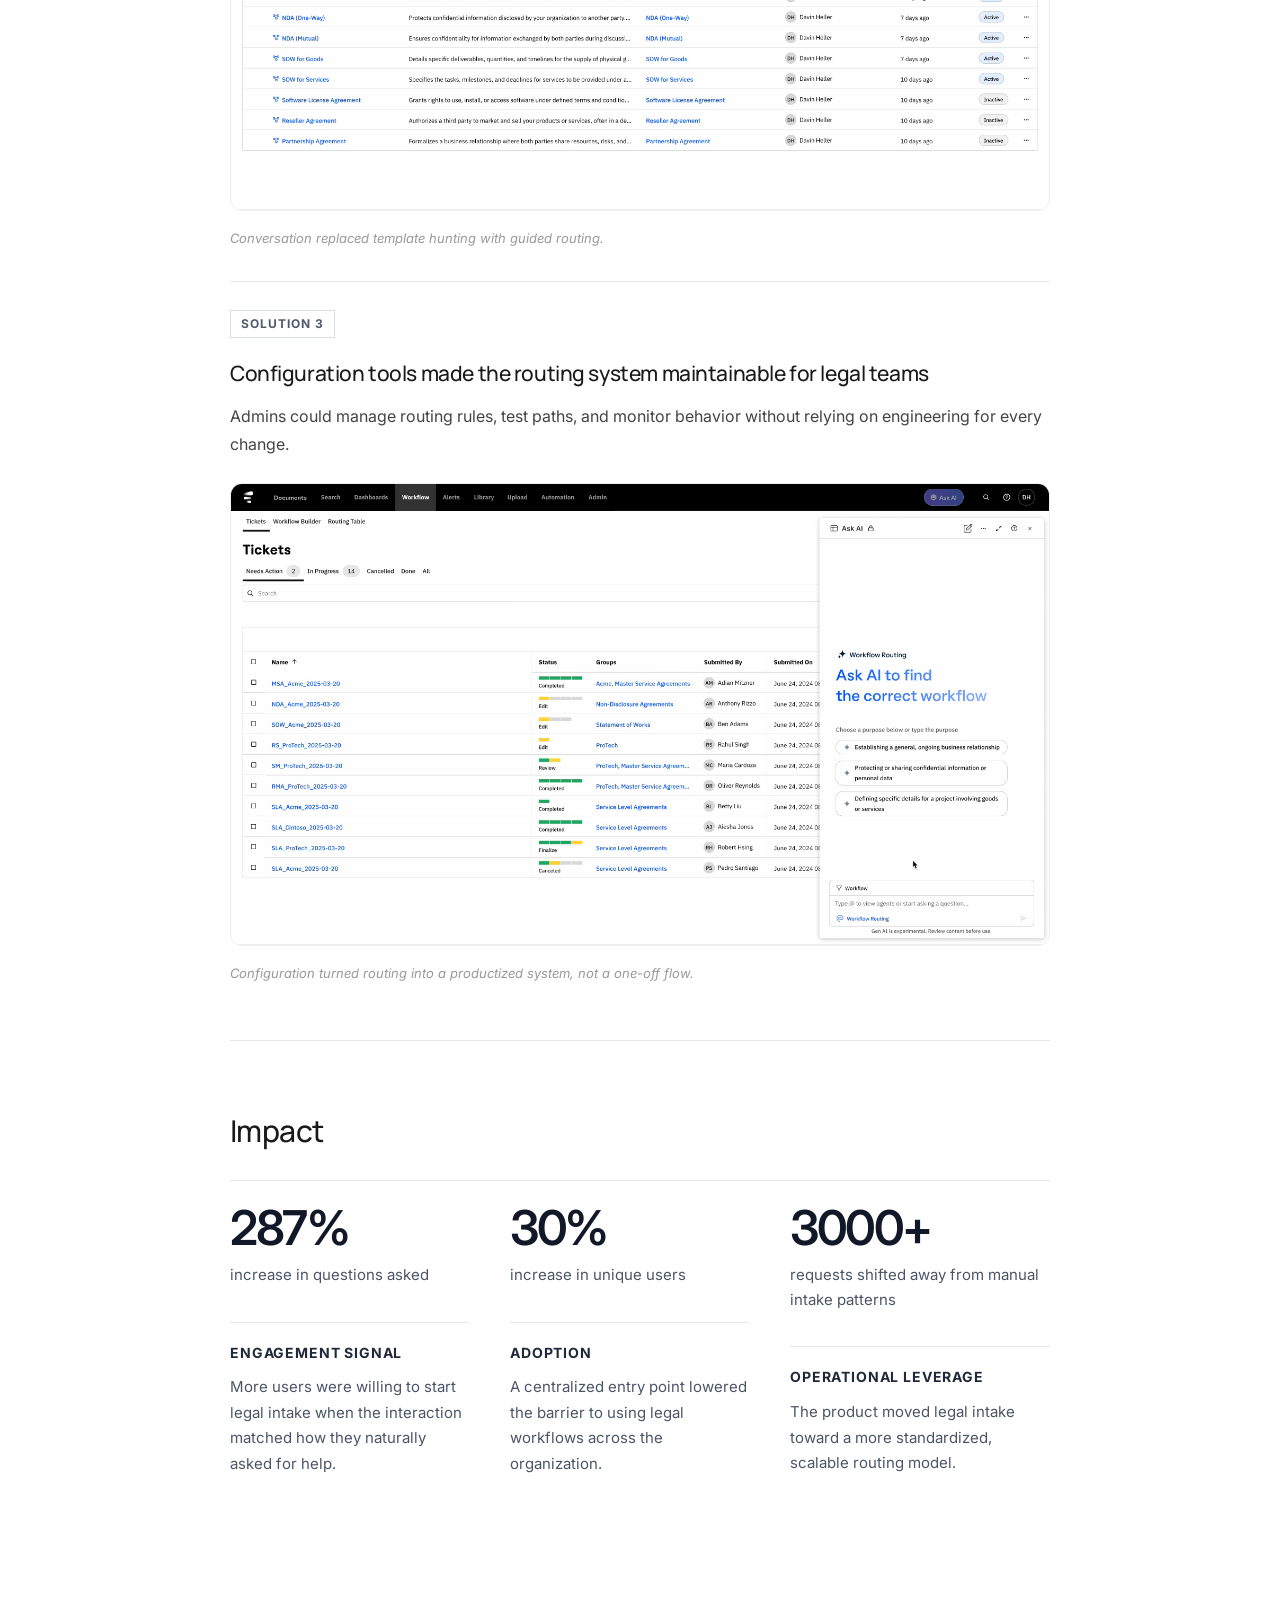
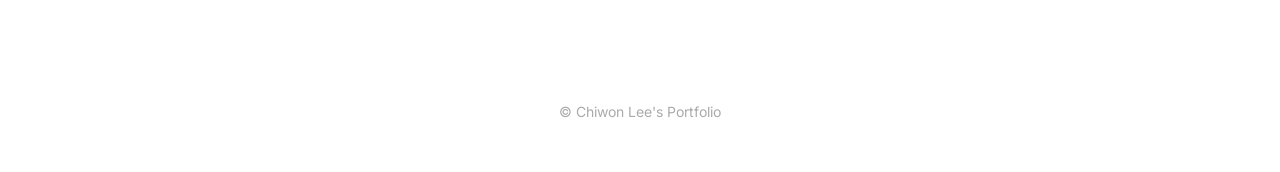
<file: portfolio/wra.html>
<!DOCTYPE html>
<html lang="en">
<head>
  <meta charset="UTF-8">
  <meta name="viewport" content="width=device-width, initial-scale=1.0">
  <title>Workflow Routing Agent — Chiwon Lee</title>
  <link rel="stylesheet" href="../css/style.css">
</head>
<body>

  <!-- Navigation -->
  <nav class="nav">
    <a href="../index.html" class="nav-logo">
      <img src="../images/profile.jpg" alt="Chiwon Lee">
    </a>
    <div class="nav-links">
      <a href="../index.html">Portfolio</a>
      <a href="../experiments.html">Experiments</a>
      <a href="../about.html">About</a>
      <a href="../contact.html">Contact</a>
    </div>
    <button class="nav-toggle" aria-label="Menu" onclick="document.querySelector('.nav-menu').classList.toggle('open'); this.classList.toggle('active')">
      <span></span><span></span><span></span>
    </button>
  </nav>

  <div class="nav-menu">
    <a href="../index.html" onclick="document.querySelector('.nav-menu').classList.remove('open')">Portfolio</a>
    <a href="../experiments.html" onclick="document.querySelector('.nav-menu').classList.remove('open')">Experiments</a>
    <a href="../about.html" onclick="document.querySelector('.nav-menu').classList.remove('open')">About</a>
    <a href="../contact.html" onclick="document.querySelector('.nav-menu').classList.remove('open')">Contact</a>
  </div>

  <!-- Page Content -->
  <div class="page-content">
    <article class="case-study">

      <section class="cna-hero">
        <p class="cna-kicker">Workflow Routing Agent</p>
        <h1 class="cs-title">Reducing ambiguity in legal intake through conversational routing</h1>
        <div class="cs-meta">
          <span>Workday</span>
          <span class="sep">|</span>
          <span>Agentic AI, B2B SaaS, Web</span>
          <span class="sep">|</span>
          <span>2025</span>
          <span class="sep">|</span>
          <span>Lead Product Designer</span>
        </div>

        <div class="cs-hero-image">
          <img src="../images/wra_new_1.gif" alt="Workflow Routing Agent entry point through Ask AI">
        </div>
        <p class="cs-caption">A centralized entry point routed legal requests through guided conversation instead of static intake paths.</p>

        <div class="cna-overview-lines">
          <p class="cs-text">Workflow Routing Agent gave business users one place to start when they needed legal help but did not know the right workflow.</p>
          <p class="cs-text">The product reduced ambiguity by translating natural-language requests into the correct legal path through follow-up questions and guided routing.</p>
          <p class="cs-text">The design challenge was to replace fragmented intake with a conversational system that was easier to use, easier to maintain, and easier to scale.</p>
        </div>

        <div class="cna-summary">
          <div class="cna-summary-card">
            <p class="label">Scope</p>
            <p class="value">End-to-end product design across intake, routing, and admin configuration</p>
          </div>
          <div class="cna-summary-card">
            <p class="label">Team</p>
            <p class="value">2 PMs, product leadership, engineering, and data science</p>
          </div>
          <div class="cna-summary-card">
            <p class="label">Timeline</p>
            <p class="value">3 months from concept to launch-ready experience</p>
          </div>
          <div class="cna-summary-card">
            <p class="label">Outcome</p>
            <p class="value">A centralized legal intake flow that reduced ambiguity and improved routing quality</p>
          </div>
        </div>
      </section>

      <hr class="cs-divider">

      <section class="cs-section cna-section">
        <h2 class="cna-section-heading">Problem</h2>
        <div class="cna-callout">
          <p class="cs-text">Legal intake was fragmented, hard to navigate, and too dependent on users knowing internal legal terminology.</p>
        </div>

        <div class="cna-problem-visual">
          <div class="cna-problem-stat">
            <p class="cna-problem-number">400+</p>
            <p class="cna-problem-title">Templates to navigate</p>
            <p class="cna-problem-copy">Users had to choose from a large set of contract paths without enough guidance.</p>
          </div>
          <div class="cna-problem-stat">
            <p class="cna-problem-number">3000+</p>
            <p class="cna-problem-title">Manual requests managed</p>
            <p class="cna-problem-copy">Intake still relied on spreadsheets, email, and ad hoc legal coordination.</p>
          </div>
          <div class="cna-problem-stat">
            <p class="cna-problem-number">1</p>
            <p class="cna-problem-title">Core ambiguity</p>
            <p class="cna-problem-copy">Users often knew what they needed help with, but not which workflow to start.</p>
          </div>
        </div>

        <div class="cna-screen-card cna-state-problem">
          <div class="cna-screen-header">
            <p class="cna-screen-type">Pain Point</p>
          </div>
          <h3>Legal intake depended on users translating their own request into the right internal process</h3>
          <p class="cs-text">This created drop-off, delayed deal progress, and unnecessary legal triage.</p>
        </div>
      </section>

      <hr class="cs-divider">

      <section class="cs-section cna-section">
        <h2 class="cna-section-heading">Key Design Decisions</h2>
        <div class="cna-work-grid">
          <div class="cna-work-row">
            <div class="cna-work-label"><strong>From static forms to conversational routing</strong></div>
            <div class="cna-work-body">
              <ul class="cna-detail-list">
                <li><strong>Problem:</strong> users could describe their need, but not map it to the right legal workflow.</li>
                <li><strong>Options:</strong> keep form-based intake, simplify the template list, or route through conversation.</li>
                <li><strong>Final decision:</strong> natural-language intake with context-aware follow-up questions.</li>
                <li><strong>Why:</strong> reduced ambiguity without requiring users to know legal categories in advance.</li>
              </ul>
            </div>
          </div>

          <div class="cna-work-row">
            <div class="cna-work-label"><strong>From fragmented intake to a centralized entry point</strong></div>
            <div class="cna-work-body">
              <ul class="cna-detail-list">
                <li><strong>Problem:</strong> requests were split across email, spreadsheets, and multiple product touchpoints.</li>
                <li><strong>Options:</strong> improve existing entry points, add more workflow shortcuts, or create one centralized hub.</li>
                <li><strong>Final decision:</strong> a single Ask AI entry point connected to routing logic and legal workflows.</li>
                <li><strong>Why:</strong> improved discoverability, standardized intake, and created one scalable front door.</li>
              </ul>
            </div>
          </div>
        </div>
      </section>

      <hr class="cs-divider">

      <section class="cs-section cna-section">
        <h2 class="cna-section-heading">Interaction Deep Dive</h2>
        <div class="cna-work-grid">
          <div class="cna-work-row">
            <div class="cna-work-label"><strong>Initial input</strong></div>
            <div class="cna-work-body">Users started with plain language, not workflow names or legal taxonomy.</div>
          </div>
          <div class="cna-work-row">
            <div class="cna-work-label"><strong>Clarification</strong></div>
            <div class="cna-work-body">The agent asked short follow-up questions to narrow intent and collect missing context.</div>
          </div>
          <div class="cna-work-row">
            <div class="cna-work-label"><strong>Routing decision</strong></div>
            <div class="cna-work-body">The system translated the conversation into the right workflow, contract path, or next action.</div>
          </div>
          <div class="cna-work-row">
            <div class="cna-work-label"><strong>Confirmation</strong></div>
            <div class="cna-work-body">Users saw where they were being routed and could proceed with more confidence.</div>
          </div>
        </div>

        <div class="cna-screen-card">
          <div class="cna-screen-header">
            <p class="cna-screen-type">Deep Dive</p>
          </div>
          <h3>Conversation reduced ambiguity before the user entered a legal workflow</h3>
          <p class="cs-text">The interaction guided users who lacked domain knowledge, while keeping the routing logic understandable and lightweight.</p>
          <div class="cs-image">
            <img src="../images/wra_new_3.gif" alt="Conversational routing flow with follow-up questions">
          </div>
          <p class="cs-caption">Follow-up questions narrowed intent before assigning the request to a workflow.</p>
        </div>
      </section>

      <hr class="cs-divider">

      <section class="cs-section cna-section">
        <h2 class="cna-section-heading">How the System Works</h2>
        <div class="cna-work-grid">
          <div class="cna-work-row">
            <div class="cna-work-label"><strong>Input</strong></div>
            <div class="cna-work-body">A user describes a legal need in natural language.</div>
          </div>
          <div class="cna-work-row">
            <div class="cna-work-label"><strong>Intent parsing</strong></div>
            <div class="cna-work-body">The system interprets the request and identifies missing context.</div>
          </div>
          <div class="cna-work-row">
            <div class="cna-work-label"><strong>Routing logic</strong></div>
            <div class="cna-work-body">Follow-up questions refine the request into the correct workflow path.</div>
          </div>
          <div class="cna-work-row">
            <div class="cna-work-label"><strong>Workflow assignment</strong></div>
            <div class="cna-work-body">The user is routed into the right legal process with the necessary context attached.</div>
          </div>
          <div class="cna-work-row">
            <div class="cna-work-label"><strong>Feedback</strong></div>
            <div class="cna-work-body">Routing outcomes and user behavior inform future tuning and admin review.</div>
          </div>
        </div>
      </section>

      <hr class="cs-divider">

      <section class="cs-section cna-section">
        <h2 class="cna-section-heading">Product Strategy &amp; Implementation</h2>
        <div class="cna-work-grid">
          <div class="cna-work-row">
            <div class="cna-work-label"><strong>Centralized intake</strong></div>
            <div class="cna-work-body">A single Ask AI entry point replaced scattered touchpoints and gave users one reliable way to start.</div>
          </div>
          <div class="cna-work-row">
            <div class="cna-work-label"><strong>Conversational routing</strong></div>
            <div class="cna-work-body">Routing behavior was designed to clarify intent before asking users to choose a workflow.</div>
          </div>
          <div class="cna-work-row">
            <div class="cna-work-label"><strong>Admin configuration</strong></div>
            <div class="cna-work-body">Legal teams could define and test routing behavior in product, which made the system maintainable beyond launch.</div>
          </div>
        </div>
      </section>

      <hr class="cs-divider">

      <section class="cs-section cna-section">
        <h2 class="cna-section-heading">Selected Screens</h2>
        <div class="cna-screen-grid">
          <div class="cna-screen-card">
            <div class="cna-screen-header">
              <p class="cna-screen-type">Solution 1</p>
            </div>
            <h3>Ask AI became the centralized entry point for legal requests</h3>
            <p class="cs-text">Users no longer had to hunt for the right intake path before getting help.</p>
            <div class="cs-image">
              <img src="../images/wra_new_1.gif" alt="Workflow Routing Agent entry point through Ask AI">
            </div>
            <p class="cs-caption">A centralized hub gave users one place to start.</p>
          </div>

          <div class="cna-screen-card">
            <div class="cna-screen-header">
              <p class="cna-screen-type">Solution 2</p>
            </div>
            <h3>Conversational routing translated ambiguous requests into the right workflow</h3>
            <p class="cs-text">The system gathered just enough context to route accurately without overwhelming the user.</p>
            <div class="cs-image">
              <img src="../images/wra_new_3.gif" alt="Conversational routing flow with follow-up questions">
            </div>
            <p class="cs-caption">Conversation replaced template hunting with guided routing.</p>
          </div>

          <div class="cna-screen-card">
            <div class="cna-screen-header">
              <p class="cna-screen-type">Solution 3</p>
            </div>
            <h3>Configuration tools made the routing system maintainable for legal teams</h3>
            <p class="cs-text">Admins could manage routing rules, test paths, and monitor behavior without relying on engineering for every change.</p>
            <div class="cs-image">
              <img src="../images/wra_new_2.gif" alt="Workflow routing configuration dashboard">
            </div>
            <p class="cs-caption">Configuration turned routing into a productized system, not a one-off flow.</p>
          </div>
        </div>
      </section>

      <hr class="cs-divider">

      <section class="cs-section cna-section">
        <h2 class="cna-section-heading">Impact</h2>
        <div class="cna-impact-visual">
          <div class="cna-impact-columns">
            <div class="cna-impact-story-item">
              <div class="cna-impact-metric-block">
                <p class="cna-impact-number">287%</p>
                <p class="cna-impact-label">increase in questions asked</p>
              </div>
              <div class="cna-impact-copy-block">
                <p class="cna-impact-story-title">Engagement signal</p>
                <p class="cna-impact-story-copy">More users were willing to start legal intake when the interaction matched how they naturally asked for help.</p>
              </div>
            </div>

            <div class="cna-impact-story-item">
              <div class="cna-impact-metric-block">
                <p class="cna-impact-number">30%</p>
                <p class="cna-impact-label">increase in unique users</p>
              </div>
              <div class="cna-impact-copy-block">
                <p class="cna-impact-story-title">Adoption</p>
                <p class="cna-impact-story-copy">A centralized entry point lowered the barrier to using legal workflows across the organization.</p>
              </div>
            </div>

            <div class="cna-impact-story-item">
              <div class="cna-impact-metric-block">
                <p class="cna-impact-number">3000+</p>
                <p class="cna-impact-label">requests shifted away from manual intake patterns</p>
              </div>
              <div class="cna-impact-copy-block">
                <p class="cna-impact-story-title">Operational leverage</p>
                <p class="cna-impact-story-copy">The product moved legal intake toward a more standardized, scalable routing model.</p>
              </div>
            </div>
          </div>
        </div>
      </section>

    </article>

    <!-- Footer -->
    <footer class="footer">
      &copy; Chiwon Lee's Portfolio
    </footer>

  </div>

</body>
</html>
</file>
<file: css/style.css>
/* ============================================
   Chiwon Lee Portfolio — Global Styles
   ============================================ */

@import url('https://fonts.googleapis.com/css2?family=Inter:wght@300;400;500;600;700&family=Manrope:wght@400;500;600;700;800&display=swap');

*, *::before, *::after {
  margin: 0;
  padding: 0;
  box-sizing: border-box;
}

html {
  scroll-behavior: smooth;
}

body {
  font-family: 'Inter', -apple-system, BlinkMacSystemFont, sans-serif;
  color: #1a1a1a;
  background: #ffffff;
  line-height: 1.7;
  -webkit-font-smoothing: antialiased;
  -moz-osx-font-smoothing: grayscale;
  overflow-x: hidden;
}

a {
  text-decoration: none;
  color: inherit;
}

img {
  max-width: 100%;
  display: block;
}

/* ============================================
   Navigation
   ============================================ */

.nav {
  position: fixed;
  top: 0;
  left: 0;
  right: 0;
  z-index: 100;
  padding: 24px 40px;
  display: flex;
  justify-content: space-between;
  align-items: center;
  background: rgba(255, 255, 255, 0.85);
  backdrop-filter: blur(12px);
  -webkit-backdrop-filter: blur(12px);
}

.nav-logo {
  width: 48px;
  height: 48px;
  border-radius: 50%;
  overflow: hidden;
  background: #e8e8e8;
  display: flex;
  align-items: center;
  justify-content: center;
  font-weight: 700;
  font-size: 16px;
  color: #555;
  flex-shrink: 0;
}

.nav-logo img {
  width: 100%;
  height: 100%;
  object-fit: cover;
}

/* Desktop inline links */
.nav-links {
  display: flex;
  align-items: center;
  gap: 32px;
}

.nav-links a {
  font-size: 15px;
  font-family: 'Manrope', 'Inter', -apple-system, BlinkMacSystemFont, sans-serif;
  font-weight: 500;
  color: #1a1a1a;
  transition: opacity 0.2s;
}

.nav-links a:hover {
  opacity: 0.5;
}

/* Hamburger toggle — hidden on desktop */
.nav-toggle {
  display: none;
  width: 32px;
  height: 24px;
  flex-direction: column;
  justify-content: space-between;
  cursor: pointer;
  background: none;
  border: none;
  padding: 0;
}

.nav-toggle span {
  display: block;
  height: 2.5px;
  background: #1a1a1a;
  border-radius: 2px;
  transition: all 0.3s ease;
}

.nav-toggle.active span:nth-child(1) {
  transform: rotate(45deg) translate(7px, 7px);
}

.nav-toggle.active span:nth-child(2) {
  opacity: 0;
}

.nav-toggle.active span:nth-child(3) {
  transform: rotate(-45deg) translate(7px, -7px);
}

/* Mobile fullscreen menu — hidden on desktop */
.nav-menu {
  position: fixed;
  top: 0;
  right: -100%;
  width: 100%;
  height: 100vh;
  background: #fff;
  display: none;
  flex-direction: column;
  align-items: center;
  justify-content: center;
  gap: 40px;
  transition: right 0.4s cubic-bezier(0.25, 0.46, 0.45, 0.94);
  z-index: 99;
}

.nav-menu a {
  font-size: 32px;
  font-family: 'Manrope', 'Inter', -apple-system, BlinkMacSystemFont, sans-serif;
  font-weight: 600;
  color: #1a1a1a;
  transition: opacity 0.2s;
}

.nav-menu a:hover {
  opacity: 0.5;
}

/* ============================================
   Floating Squares Background
   ============================================ */

.floating-squares {
  position: fixed;
  top: 0;
  left: 0;
  width: 100%;
  height: 100%;
  pointer-events: none;
  z-index: 0;
  overflow: hidden;
}

.floating-squares .sq {
  position: absolute;
  background: #c0c0c0;
  opacity: 0.8;
  border-radius: 1px;
  animation: float-sq linear infinite;
}

@keyframes float-sq {
  0% { transform: translateY(0) rotate(0deg); opacity: 0; }
  5% { opacity: 0.8; }
  60% { opacity: 0.7; }
  100% { transform: translateY(-55vh) rotate(120deg); opacity: 0; }
}

/* ============================================
   Page Wrapper
   ============================================ */

.page-content {
  position: relative;
  z-index: 1;
}

/* ============================================
   Home Hero
   ============================================ */

.home-hero {
  min-height: 60vh;
  display: flex;
  flex-direction: column;
  justify-content: center;
  padding: 160px 40px 80px;
  max-width: 960px;
  margin: 0 auto;
}

.home-hero h1 {
  font-size: clamp(36px, 5.5vw, 56px);
  font-family: 'Manrope', 'Inter', -apple-system, BlinkMacSystemFont, sans-serif;
  font-weight: 300;
  line-height: 1.25;
  color: #c0c0c0;
}

.home-hero h1 strong {
  font-weight: 500;
  color: #1a1a1a;
}

/* Sub-page hero (Experiments, etc.) */
.sub-hero {
  min-height: 60vh;
  display: flex;
  flex-direction: column;
  justify-content: center;
  padding: 160px 40px 80px;
  max-width: 960px;
  margin: 0 auto;
}

.sub-hero h1 {
  font-size: clamp(28px, 3.5vw, 40px);
  font-family: 'Manrope', 'Inter', -apple-system, BlinkMacSystemFont, sans-serif;
  font-weight: 300;
  line-height: 1.25;
  color: #c0c0c0;
}

.sub-hero h1 strong {
  font-weight: 500;
  color: #1a1a1a;
}

/* ============================================
   Project Cards (Homepage)
   ============================================ */

.projects {
  padding: 0 40px 80px;
  display: flex;
  flex-direction: column;
  gap: 48px;
  max-width: 960px;
  margin: 0 auto;
}

.project-card {
  display: block;
  transition: transform 0.3s ease;
}

.project-card:hover {
  transform: translateY(-4px);
}

.project-card-image {
  width: 100%;
  aspect-ratio: 16 / 10;
  border-radius: 16px;
  overflow: hidden;
  display: flex;
  align-items: center;
  justify-content: center;
  padding: 40px;
  margin-bottom: 20px;
}

.project-card-image img {
  width: 90%;
  max-width: 800px;
  border-radius: 8px;
  box-shadow: 0 8px 40px rgba(0, 0, 0, 0.12);
}

.project-card h2 {
  font-size: 24px;
  font-family: 'Manrope', 'Inter', -apple-system, BlinkMacSystemFont, sans-serif;
  font-weight: 600;
  margin-bottom: 6px;
  line-height: 1.3;
}

.project-card .project-meta {
  font-size: 15px;
  color: #888;
  font-weight: 400;
}

/* ============================================
   About Page
   ============================================ */

.about-hero {
  padding: 160px 40px 0;
  max-width: 960px;
  margin: 0 auto;
}

.about-kicker {
  display: inline-flex;
  align-items: center;
  padding: 0 0 10px;
  margin-bottom: 20px;
  border-bottom: 1px solid #d9dee6;
  font-size: 12px;
  font-weight: 700;
  letter-spacing: 0.08em;
  text-transform: uppercase;
  color: #5f6b7a;
}

.about-hero h1 {
  font-size: clamp(28px, 3.5vw, 40px);
  font-family: 'Manrope', 'Inter', -apple-system, BlinkMacSystemFont, sans-serif;
  font-weight: 400;
  line-height: 1.2;
  color: #1a1a1a;
  margin-bottom: 16px;
}

.about-hero h1 strong {
  font-weight: 500;
  color: #6f7a87;
}

.about-intro {
  max-width: 760px;
  font-size: 17px;
  line-height: 1.85;
  color: #4b5565;
  padding-bottom: 28px;
  border-bottom: 1px solid #e5e7eb;
}

.about-photo {
  margin: 44px auto 0;
  max-width: 880px;
  padding: 0 40px;
  border-radius: 0;
  overflow: hidden;
  background: #f4f1eb;
  aspect-ratio: 16 / 9;
  display: flex;
  align-items: center;
  justify-content: center;
  color: #bbb;
  font-size: 15px;
}

.about-photo img {
  width: 100%;
  height: 100%;
  object-fit: cover;
}

.about-section {
  padding: 56px 40px;
  max-width: 960px;
  margin: 0 auto;
  border-top: 1px solid #e5e7eb;
}

.about-section h2 {
  font-size: 29px;
  font-family: 'Manrope', 'Inter', -apple-system, BlinkMacSystemFont, sans-serif;
  font-weight: 500;
  letter-spacing: -0.02em;
  margin-bottom: 22px;
}

.about-section p {
  font-size: 16px;
  color: #444;
  margin-bottom: 16px;
  line-height: 1.8;
}

.about-links {
  display: flex;
  gap: 16px;
  margin-top: 30px;
}

.about-links a {
  display: inline-block;
  padding: 10px 24px;
  border: 1px solid #1a1a1a;
  border-radius: 100px;
  font-size: 14px;
  font-weight: 600;
  transition: all 0.2s;
}

.about-links a:hover {
  background: #1a1a1a;
  color: #fff;
}

.skills-grid {
  display: grid;
  grid-template-columns: 1fr 1fr;
  gap: 40px;
}

.about-grid {
  display: grid;
  grid-template-columns: 220px 1fr;
  gap: 28px;
}

.about-label {
  font-size: 12px;
  font-weight: 700;
  letter-spacing: 0.08em;
  text-transform: uppercase;
  color: #7a8495;
  padding-top: 4px;
}

.about-copy p:last-child {
  margin-bottom: 0;
}

.skill-item h4 {
  font-size: 18px;
  font-family: 'Manrope', 'Inter', -apple-system, BlinkMacSystemFont, sans-serif;
  font-weight: 600;
  margin-bottom: 10px;
}

.skill-item p {
  font-size: 15px;
  color: #555;
  line-height: 1.7;
  margin-bottom: 0;
}

/* ============================================
   Case Study Page — Shared
   ============================================ */

.case-study {
  max-width: 900px;
  margin: 0 auto;
  padding: 140px 40px 120px;
}

.cs-title {
  font-size: clamp(32px, 4.5vw, 48px);
  font-weight: 400;
  line-height: 1.2;
  letter-spacing: -0.02em;
  margin-bottom: 16px;
}

.cs-meta {
  display: flex;
  flex-wrap: wrap;
  align-items: center;
  gap: 6px 16px;
  font-size: 15px;
  color: #888;
  margin-bottom: 48px;
}

.cs-meta .sep {
  color: #ddd;
}

.cs-hero-image {
  width: 100%;
  border-radius: 12px;
  overflow: hidden;
  background: #f8f8f8;
  margin-bottom: 64px;
  border: 1px solid #eee;
}

.cs-hero-image img {
  width: 100%;
  display: block;
}

.cs-section {
  margin-bottom: 56px;
}

.cs-section-title {
  font-size: 24px;
  font-weight: 700;
  margin-bottom: 24px;
}

.cs-subsection-title {
  font-size: 17px;
  font-weight: 700;
  margin-bottom: 8px;
  color: #1a1a1a;
}

.cs-text {
  font-size: 16px;
  color: #444;
  margin-bottom: 16px;
  line-height: 1.8;
}

.cs-text em {
  color: #888;
  font-style: italic;
}

.cs-highlight {
  font-size: 16px;
  color: #444;
  margin-bottom: 24px;
  font-style: italic;
  line-height: 1.7;
}

.cs-list {
  list-style: disc;
  padding-left: 20px;
  margin-bottom: 24px;
}

.cs-list li {
  font-size: 16px;
  color: #444;
  line-height: 1.8;
  margin-bottom: 8px;
}

.cs-list li strong {
  color: #1a1a1a;
}

.cs-divider {
  border: none;
  border-top: 1px solid #e8e8e8;
  margin: 56px 0;
}

.cs-image {
  width: 100%;
  border-radius: 12px;
  overflow: hidden;
  background: #f8f8f8;
  margin: 24px 0 8px;
  border: 1px solid #eee;
}

.cs-image img {
  width: 100%;
  display: block;
}

.cs-image-placeholder {
  width: 100%;
  border-radius: 12px;
  overflow: hidden;
  background: #f0f3ff;
  margin: 24px 0 8px;
  aspect-ratio: 16 / 9;
  display: flex;
  align-items: center;
  justify-content: center;
}

.cs-caption {
  font-size: 13px;
  color: #999;
  font-style: italic;
  margin-top: 8px;
  margin-bottom: 32px;
}

.cs-overview {
  display: grid;
  grid-template-columns: 1fr 1fr;
  gap: 28px 48px;
  margin-bottom: 16px;
}

.cs-overview-item label {
  display: block;
  font-size: 17px;
  font-weight: 700;
  color: #1a1a1a;
  margin-bottom: 4px;
}

.cs-overview-item p {
  font-size: 15px;
  color: #444;
  line-height: 1.6;
}

.cs-impact-grid {
  display: grid;
  grid-template-columns: 1fr 1fr;
  gap: 16px;
  margin-top: 16px;
}

.cs-impact-card {
  background: #f8f8fa;
  border-radius: 12px;
  padding: 24px;
}

.cs-impact-card .label {
  font-size: 13px;
  font-weight: 500;
  color: #888;
  margin-bottom: 4px;
}

.cs-impact-card .value {
  font-size: 15px;
  font-weight: 600;
  color: #1a1a1a;
}

.cs-strategy {
  margin-bottom: 48px;
}

.cs-strategy h3 {
  font-size: 20px;
  font-weight: 600;
  margin-bottom: 8px;
}

.cs-bullet-list {
  list-style: none;
  padding: 0;
}

.cs-bullet-list li {
  font-size: 16px;
  color: #444;
  padding: 12px 0;
  border-bottom: 1px solid #f0f0f0;
  line-height: 1.7;
}

.cs-bullet-list li:last-child {
  border-bottom: none;
}

.cs-bullet-list li strong {
  color: #1a1a1a;
}

/* ============================================
   Contract Negotiation Agent
   ============================================ */

.cna-hero {
  padding: 0 0 36px;
  border-bottom: none;
}

.cna-kicker {
  display: inline-flex;
  align-items: center;
  gap: 8px;
  padding: 0 0 10px;
  font-size: 12px;
  font-weight: 700;
  letter-spacing: 0.08em;
  text-transform: uppercase;
  color: #5f6b7a;
  margin-bottom: 18px;
  border-bottom: none;
}

.cna-hero .cs-title,
.cna-section-heading,
.cna-screen-card h3 {
  font-family: 'Manrope', 'Inter', -apple-system, BlinkMacSystemFont, sans-serif;
  font-weight: 500;
}

.cna-summary {
  display: grid;
  grid-template-columns: repeat(4, minmax(0, 1fr));
  gap: 14px;
  margin-top: 28px;
  padding-top: 0;
  border-top: none;
}

.cna-hero .cs-hero-image {
  margin: 32px 0 36px;
  padding-top: 0;
  border: 1px solid #eee;
  border-radius: 12px;
  overflow: hidden;
  background: #f8f8f8;
}

.cna-hero .cs-hero-image img {
  display: block;
  width: 100%;
  border-radius: 12px;
}

.cna-summary-card {
  padding: 0 16px 0 0;
  border-right: none;
}

.cna-summary-card:last-child {
  border-right: none;
  padding-right: 0;
}

.cna-summary-card .label {
  font-size: 12px;
  font-weight: 700;
  letter-spacing: 0.04em;
  text-transform: uppercase;
  color: #7a8495;
  margin-bottom: 6px;
}

.cna-summary-card .value {
  font-size: 15px;
  font-weight: 600;
  line-height: 1.5;
  color: #1a1a1a;
}

.cna-overview-lines {
  display: grid;
  gap: 12px;
  max-width: 760px;
}

.cna-overview-lines .cs-text:last-child {
  margin-bottom: 0;
}

.cna-section {
  padding-top: 8px;
}

.cna-section-heading {
  font-size: 30px;
  letter-spacing: -0.02em;
  margin-bottom: 24px;
}

.cna-callout {
  padding: 0 0 18px;
  border-bottom: 1px solid #e5e7eb;
  max-width: 760px;
}

.cna-metric-stack {
  display: grid;
  gap: 12px;
}

.cna-metric {
  display: flex;
  gap: 14px;
  align-items: flex-start;
  padding-bottom: 12px;
  border-bottom: 1px solid #eef1f5;
}

.cna-metric:last-child {
  padding-bottom: 0;
  border-bottom: none;
}

.cna-metric-number {
  min-width: 64px;
  font-size: 28px;
  font-weight: 600;
  line-height: 1;
  letter-spacing: -0.03em;
  color: #1a1a1a;
}

.cna-metric-text {
  font-size: 15px;
  line-height: 1.65;
  color: #4b5565;
}

.cna-problem-visual {
  display: grid;
  grid-template-columns: repeat(3, minmax(0, 1fr));
  gap: 0;
  margin-top: 28px;
  border-bottom: 1px solid #e5e7eb;
}

.cna-problem-stat {
  padding: 24px 22px 22px 0;
  border-right: none;
}

.cna-problem-stat:last-child {
  padding-right: 0;
}

.cna-problem-number {
  font-size: clamp(34px, 4vw, 48px);
  font-weight: 600;
  line-height: 0.95;
  letter-spacing: -0.05em;
  color: #7f2f2f;
  margin-bottom: 12px;
}

.cna-problem-title {
  font-size: 14px;
  font-weight: 700;
  letter-spacing: 0.06em;
  text-transform: uppercase;
  color: #1f2937;
  margin-bottom: 10px;
}

.cna-problem-copy {
  font-size: 15px;
  line-height: 1.7;
  color: #4b5565;
  margin-bottom: 0;
}

.cna-impact-visual {
  border-top: 1px solid #e5e7eb;
}

.cna-impact-columns {
  display: grid;
  grid-template-columns: repeat(3, minmax(0, 1fr));
  gap: 20px;
}

.cna-impact-number {
  font-size: clamp(34px, 4vw, 48px);
  font-weight: 600;
  line-height: 0.95;
  letter-spacing: -0.05em;
  color: #111827;
  margin-bottom: 12px;
}

.cna-impact-label {
  font-size: 15px;
  line-height: 1.65;
  color: #4b5565;
  margin-bottom: 16px;
}

.cna-impact-story-item {
  padding-right: 22px;
  padding-top: 24px;
}

.cna-impact-story-item:last-child {
  padding-right: 0;
}

.cna-impact-metric-block {
  padding-bottom: 18px;
}

.cna-impact-copy-block {
  padding-top: 18px;
  border-top: 1px solid #e5e7eb;
}

.cna-impact-story-title {
  font-size: 14px;
  font-weight: 700;
  letter-spacing: 0.06em;
  text-transform: uppercase;
  color: #1f2937;
  margin-bottom: 10px;
}

.cna-impact-story-copy {
  font-size: 15px;
  line-height: 1.7;
  color: #4b5565;
  margin-bottom: 0;
}

.cna-quote-list {
  display: grid;
  gap: 18px;
}

.cna-quote {
  padding: 26px 28px;
  border: 1px solid #e5e7eb;
  background: transparent;
}

.cna-quote-text {
  max-width: 860px;
  font-family: 'Manrope', 'Inter', -apple-system, BlinkMacSystemFont, sans-serif;
  font-size: clamp(20px, 2.1vw, 28px);
  font-weight: 500;
  line-height: 1.35;
  letter-spacing: -0.03em;
  color: #111827;
  margin-bottom: 18px;
}

.cna-quote-mark {
  display: inline;
  padding: 0 0.08em;
  background-image: linear-gradient(180deg, rgba(0, 0, 0, 0) 55%, rgba(245, 223, 77, 0.65) 55%);
}

.cna-quote-meta {
  font-size: 13px;
  font-weight: 700;
  letter-spacing: 0.08em;
  text-transform: uppercase;
  color: #7a8495;
}

.cna-quote-context {
  margin-top: 10px;
  max-width: 720px;
  font-size: 15px;
  line-height: 1.7;
  color: #5f6b7a;
}

.cna-work-grid {
  display: grid;
  grid-template-columns: 260px 1fr;
  column-gap: 28px;
  row-gap: 18px;
  border-top: none;
}

.cna-work-row {
  display: contents;
}

.cna-work-label,
.cna-work-body {
  padding-top: 18px;
  border-top: 1px solid #f0f2f5;
}

.cna-work-label {
  font-size: 15px;
  font-weight: 600;
  color: #1a1a1a;
}

.cna-work-body {
  font-size: 16px;
  line-height: 1.8;
  color: #444;
}

.cna-detail-list {
  margin: 0;
  padding-left: 18px;
}

.cna-detail-list li {
  margin-bottom: 6px;
  line-height: 1.7;
}

.cna-detail-list li:last-child {
  margin-bottom: 0;
}

.cna-decision-media {
  display: grid;
  grid-template-columns: 1fr 1fr;
  gap: 24px;
  margin: 28px 0 8px;
}

.cna-decision-media-stacked {
  grid-template-columns: 1fr;
}

.cna-decision-media-item .cs-image {
  margin-top: 12px;
}

.cna-work-grid-continuation {
  margin-top: 8px;
}

.cna-work-grid-continuation .cna-work-label:nth-child(1),
.cna-work-grid-continuation .cna-work-body:nth-child(2) {
  border-top: none;
}

.cna-work-grid .cna-work-label:nth-child(1),
.cna-work-grid .cna-work-body:nth-child(2) {
  border-top: none;
}

.cna-screen-grid {
  display: grid;
  gap: 32px;
}

.cna-compare-grid {
  display: grid;
  grid-template-columns: 1fr;
  gap: 40px;
}

.cna-compare-card {
  padding-top: 28px;
  border-top: 1px solid #e5e7eb;
}

.cna-compare-label {
  display: inline-flex;
  align-items: center;
  min-height: 28px;
  padding: 0 10px;
  border: 1px solid #d8dde5;
  font-size: 12px;
  font-weight: 700;
  letter-spacing: 0.08em;
  text-transform: uppercase;
  color: #4f5b6b;
  margin-bottom: 12px;
}

.cna-compare-card h3 {
  font-size: 22px;
  font-family: 'Manrope', 'Inter', -apple-system, BlinkMacSystemFont, sans-serif;
  font-weight: 500;
  letter-spacing: -0.02em;
  margin-bottom: 10px;
}

.cna-screen-card {
  padding: 28px 0 0;
  border-top: 1px solid #e5e7eb;
  background: transparent;
}

.cna-screen-header {
  display: flex;
  flex-wrap: wrap;
  align-items: baseline;
  justify-content: flex-start;
  gap: 12px;
  margin-bottom: 18px;
}

.cna-screen-type {
  display: inline-flex;
  align-items: center;
  min-height: 28px;
  padding: 0 10px;
  border: 1px solid #d8dde5;
  font-size: 12px;
  font-weight: 700;
  letter-spacing: 0.08em;
  text-transform: uppercase;
  color: #4f5b6b;
}

.cna-screen-card h3 {
  font-size: 21px;
  letter-spacing: -0.02em;
  margin-bottom: 10px;
}

.cna-screen-card .cs-caption {
  margin-bottom: 0;
}

.cna-state-problem,
.cna-state-before {
  position: relative;
}

.cna-state-problem {
  border-top-color: #e5e7eb;
}

.cna-state-before {
  border-top-color: #e5e7eb;
}

.cna-state-after {
  border-top-color: #e5e7eb;
}

.cna-state-problem .cna-screen-type {
  border-color: #d6b1b1;
  color: #7f2f2f;
  background: rgba(176, 66, 66, 0.04);
}

.cna-state-before .cna-compare-label {
  border-color: #d6b1b1;
  color: #7f2f2f;
  background: rgba(176, 66, 66, 0.04);
}

.cna-state-after .cna-compare-label {
  border-color: #b7d4c1;
  color: #255b78;
  background: rgba(61, 126, 165, 0.06);
}

.cna-screen-card .cs-image {
  margin-bottom: 16px;
}

/* ============================================
   Experiment Card Preview (canvas hero)
   ============================================ */

.experiment-card-preview {
  padding: 0;
  position: relative;
}

.experiment-card-preview canvas {
  width: 100%;
  height: 100%;
  display: block;
}

/* ============================================
   Contact Page
   ============================================ */

.contact-page {
  max-width: 960px;
  margin: 0 auto;
  padding: 160px 40px 80px;
  min-height: 70vh;
  display: flex;
  flex-direction: column;
  justify-content: center;
}

.contact-heading {
  font-size: clamp(28px, 3.5vw, 40px);
  font-family: 'Manrope', 'Inter', -apple-system, BlinkMacSystemFont, sans-serif;
  font-weight: 300;
  line-height: 1.25;
  color: #c0c0c0;
  margin-bottom: 64px;
}

.contact-heading strong {
  font-weight: 500;
  color: #1a1a1a;
}

.contact-grid {
  display: grid;
  grid-template-columns: 1fr 1fr;
  gap: 48px;
}

.contact-label {
  font-size: 14px;
  font-family: 'Manrope', 'Inter', -apple-system, BlinkMacSystemFont, sans-serif;
  font-weight: 600;
  color: #999;
  margin-bottom: 8px;
}

.contact-value {
  font-size: 20px;
  font-family: 'Manrope', 'Inter', -apple-system, BlinkMacSystemFont, sans-serif;
  font-weight: 600;
  line-height: 1.5;
}

.contact-value a {
  transition: opacity 0.2s;
}

.contact-value a:hover {
  opacity: 0.5;
}

/* ============================================
   Footer
   ============================================ */

.footer {
  text-align: center;
  padding: 48px 40px;
  font-size: 14px;
  color: #aaa;
  position: relative;
  z-index: 1;
}

/* ============================================
   Responsive — Tablet and below (<= 768px)
   ============================================ */

@media (max-width: 768px) {
  .nav {
    padding: 20px 24px;
  }

  /* Hide desktop links, show hamburger */
  .nav-links {
    display: none;
  }

  .nav-toggle {
    display: flex;
  }

  .nav-menu {
    display: flex;
  }

  .nav-menu.open {
    right: 0;
  }

  .home-hero {
    padding: 140px 24px 60px;
  }

  .sub-hero {
    padding: 140px 24px 60px;
  }

  .projects {
    padding: 0 24px 60px;
  }

  .about-hero {
    padding: 140px 24px 0;
  }

  .about-photo {
    padding: 0 24px;
    margin-top: 40px;
  }

  .about-section {
    padding: 48px 24px;
  }

  .about-grid {
    grid-template-columns: 1fr;
    gap: 14px;
  }

  .skills-grid {
    grid-template-columns: 1fr;
    gap: 32px;
  }

  .case-study {
    padding: 120px 24px 80px;
  }

  .cs-overview {
    grid-template-columns: 1fr;
    gap: 20px;
  }

  .cs-impact-grid {
    grid-template-columns: 1fr;
  }

  .cna-hero {
    padding-bottom: 28px;
  }

  .cna-summary,
  .cna-compare-grid {
    grid-template-columns: 1fr;
  }

  .cna-problem-visual,
  .cna-decision-media,
  .cna-impact-columns {
    grid-template-columns: 1fr;
  }

  .cna-problem-stat {
    padding-right: 0;
    border-right: none;
    border-bottom: 1px solid #eef1f5;
  }

  .cna-problem-stat:last-child {
    border-bottom: none;
  }

  .cna-impact-story-item {
    padding-right: 0;
    border-bottom: 1px solid #eef1f5;
  }

  .cna-impact-story-item:last-child {
    border-bottom: none;
  }

  .cna-summary-card {
    border-right: none;
    padding-right: 0;
    padding-bottom: 14px;
    border-bottom: 1px solid #e5e7eb;
  }

  .cna-summary-card:last-child {
    border-bottom: none;
    padding-bottom: 0;
  }

  .cna-work-grid {
    grid-template-columns: 1fr;
    row-gap: 10px;
  }

  .cna-work-label,
  .cna-work-body {
    border-top: none;
    padding-top: 0;
  }

  .cna-work-row {
    display: block;
    padding-top: 16px;
    border-top: 1px solid #f0f2f5;
  }

  .cna-work-row:first-child {
    border-top: none;
  }

  .cna-work-label {
    margin-bottom: 6px;
  }

  .cna-screen-card {
    padding-top: 22px;
  }

  .project-card-image {
    padding: 24px;
    aspect-ratio: 4 / 3;
  }

  .nav-menu a {
    font-size: 26px;
  }

  .contact-page {
    padding: 140px 24px 60px;
  }

  .contact-grid {
    grid-template-columns: 1fr;
    gap: 32px;
  }
}
</file>
